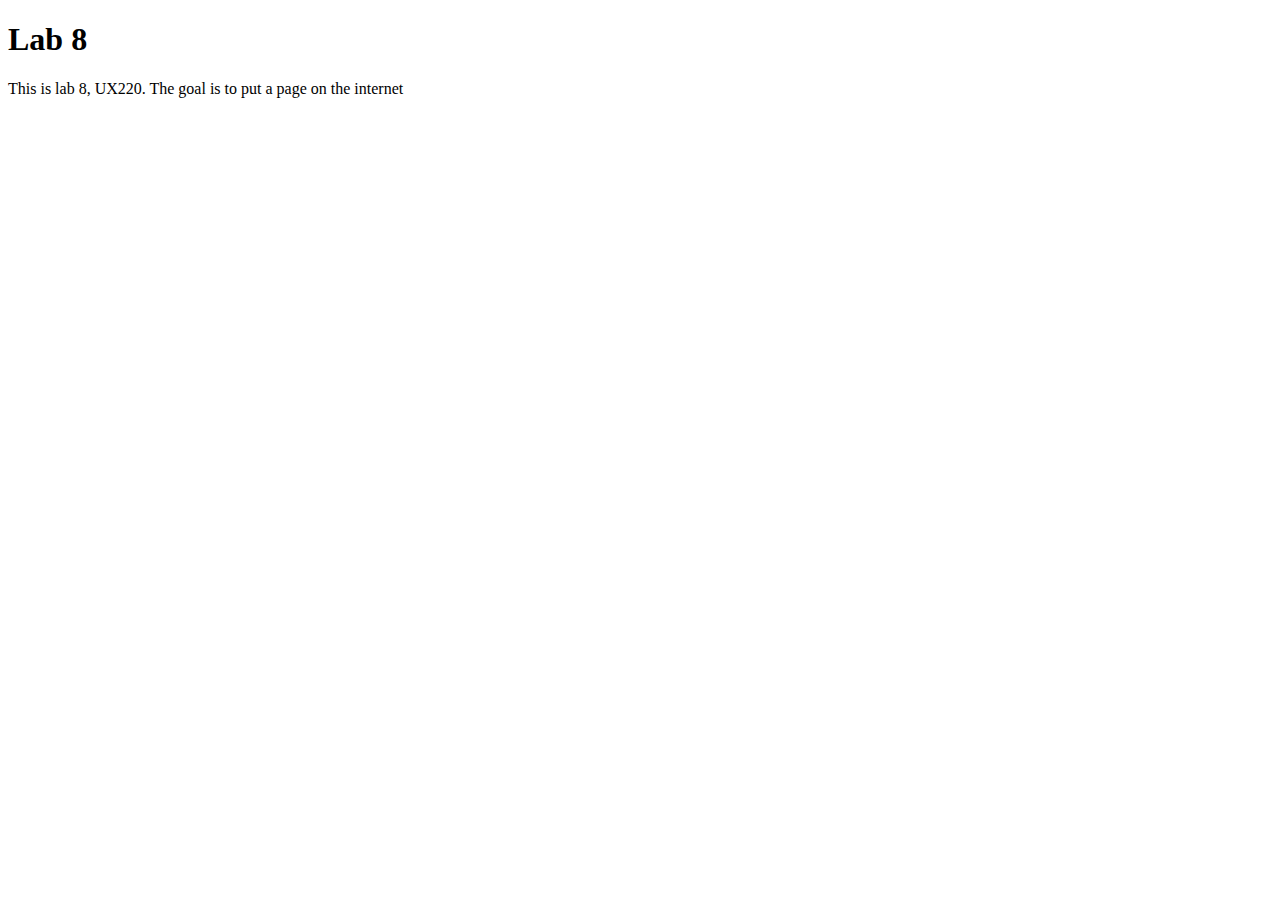
<file: index.html>
<!DOCTYPE html>
<html lang="en">
    <head>
        <title> Lab 8</title>
        <style></style>

    </head>
    <body>
        <main>
            <h1> Lab 8</h1>
            <p> This is lab 8, UX220. The goal is to put a page on the internet</p>
        </main>
        <footer></footer>
    </body>
</html>
</file>
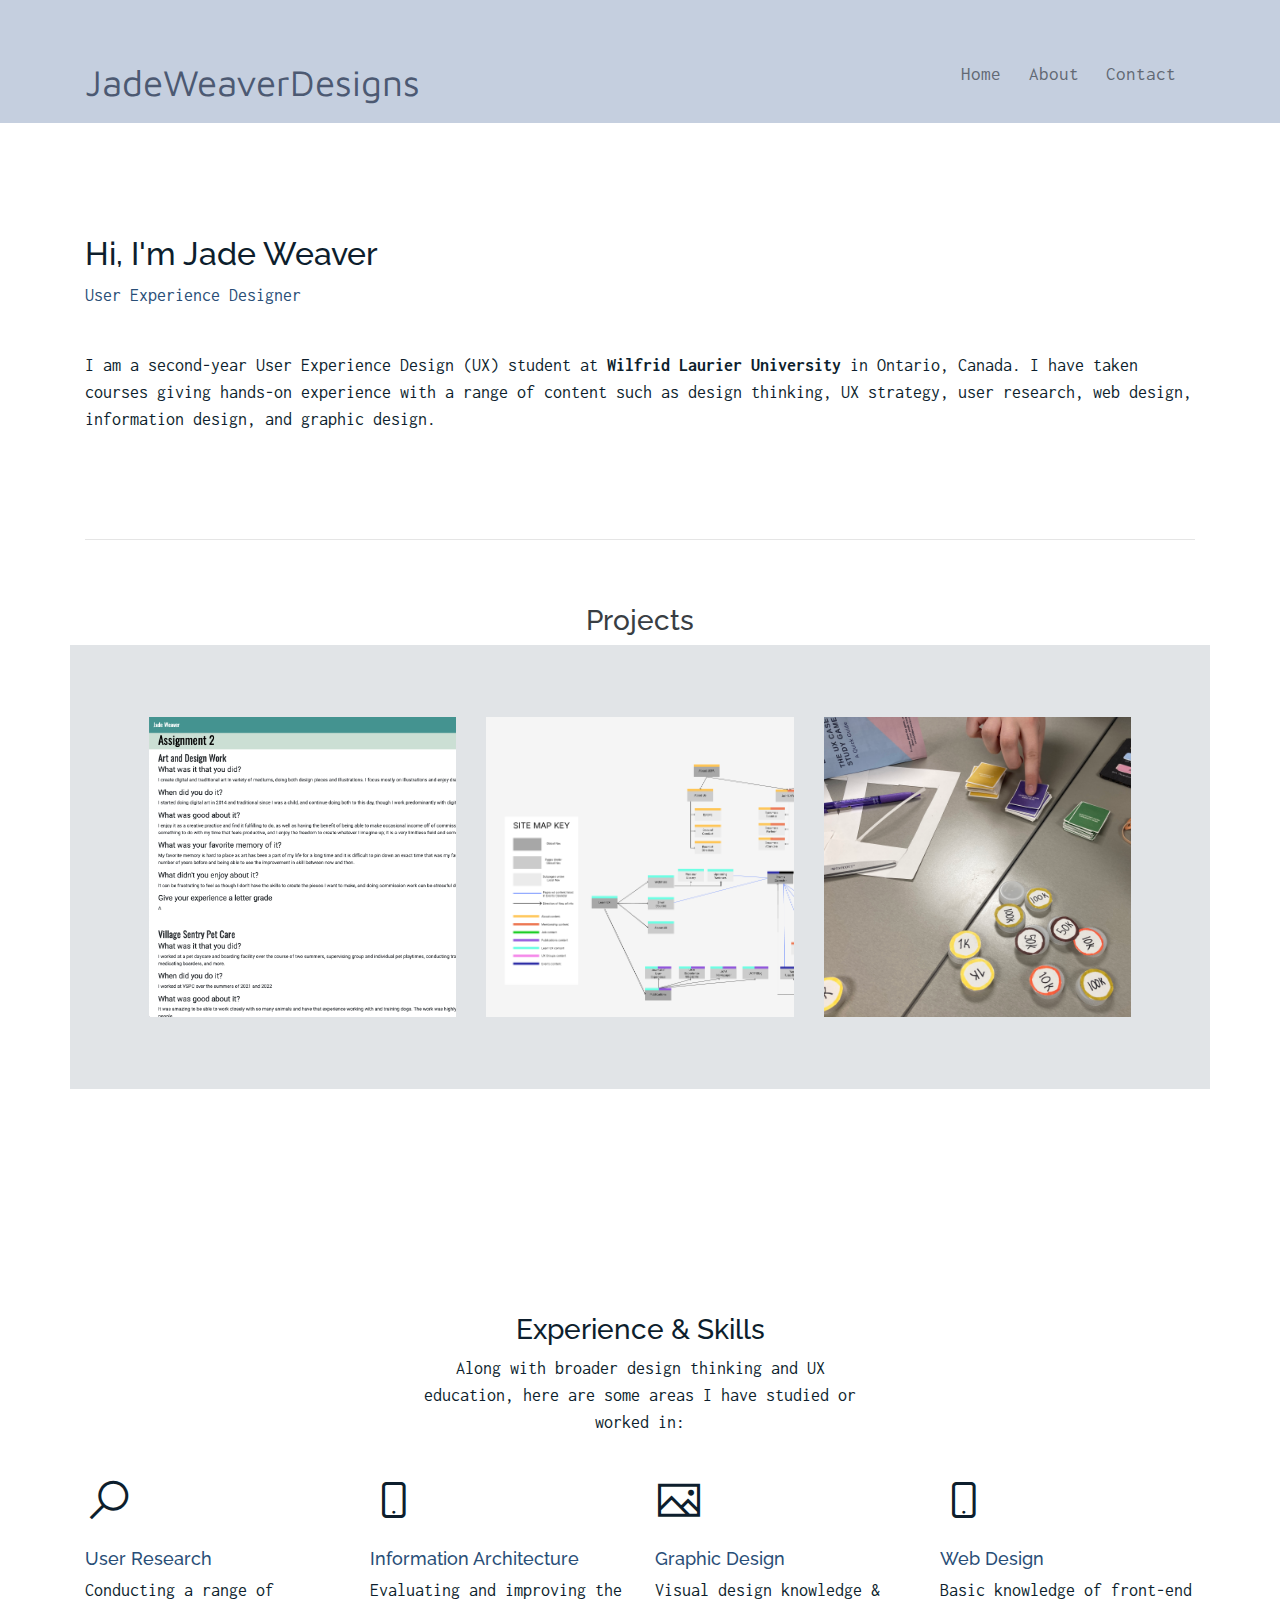
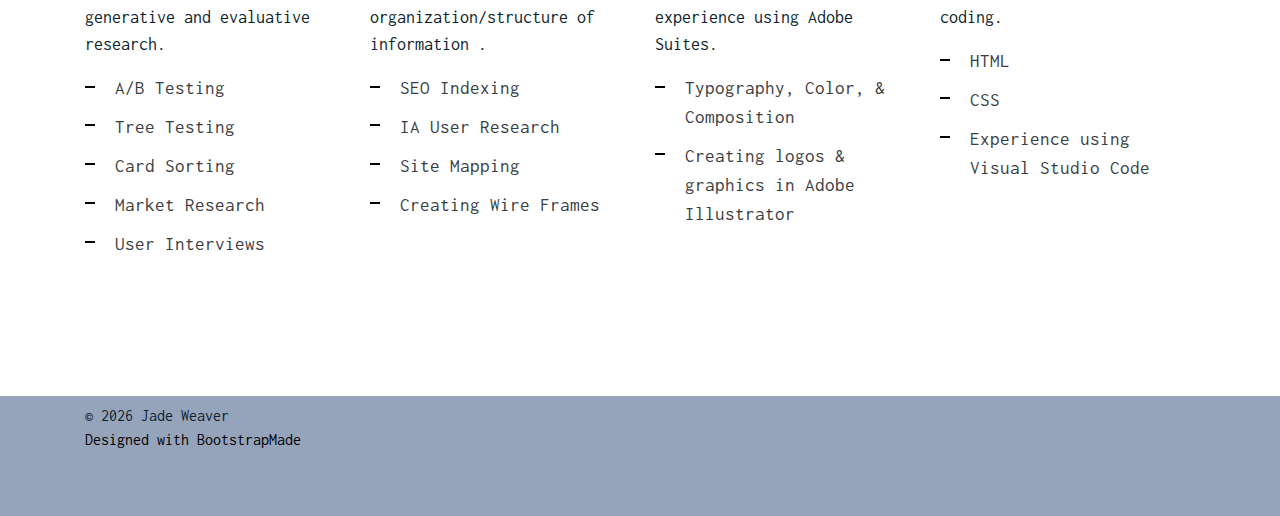
<file: jadeweaver-portfolio/index.html>
<!DOCTYPE html>
<html lang="en">

<head>
  <meta charset="utf-8">
  <title>JadeWeaverDesigns</title>
  <meta content="width=device-width, initial-scale=1.0" name="viewport">

  <!-- Favicons -->
  <link href="img/favicon.png" rel="icon">
  <link href="img/apple-touch-icon.png" rel="apple-touch-icon">

  <!-- Google Fonts -->
  <link href="https://fonts.googleapis.com/css?family=Inconsolata:400,700|Raleway:400,700&display=swap"
    rel="stylesheet">
    <link rel="preconnect" href="https://fonts.googleapis.com"><link rel="preconnect" href="https://fonts.gstatic.com" crossorigin><link href="https://fonts.googleapis.com/css2?family=Maven+Pro:wght@400;500;700&display=swap" rel="stylesheet">

  <!-- Bootstrap CSS File -->
  <link href="vendor/bootstrap/css/bootstrap.min.css" rel="stylesheet">

  <!-- Vendor CSS Files -->
  <link href="vendor/icofont/icofont.min.css" rel="stylesheet">
  <link href="vendor/line-awesome/css/line-awesome.min.css" rel="stylesheet">
  <link href="vendor/aos/aos.css" rel="stylesheet">
  <link href="vendor/owlcarousel/assets/owl.carousel.min.css" rel="stylesheet">

  <!-- Template Main CSS File -->
  <link href="css/style.css" rel="stylesheet">

</head>

<body>
 <header>
    <nav class="navbar navbar-light custom-navbar">
    <div class="container">
      <a class="navbar-brand" href="index.html">JadeWeaverDesigns</a>
      <ul class="custommenu">
        <li class="active"><a href="index.html">Home</a></li>
        <li><a href="about.html">About</a></li>
        <li><a href="contact.html">Contact</a></li>
      </ul>
    </div>
  </nav>
  </header>
  <main id="main">
    <div class="site-section site-portfolio">
      <div class="container">
        <div id="mainfix" class="row mb-5 align-items-center">
          <div class="col-md-12 col-lg-6 mb-4 mb-lg-0"> 
              <h2>Hi, I'm Jade Weaver</h2>
            <p class="accent textsize" class="mb-0">User Experience Designer</p>
          </div>
            <div class="container">
              <div class="textsize">
                  <p id="spacebelow">
                    <br>
                    I am a second-year User Experience Design (UX) student at <strong>Wilfrid Laurier University</strong> in Ontario, Canada. I have taken courses giving hands-on experience with a range of content such as design thinking, UX strategy, user research, web design, information design, and graphic design. </p>
                  <hr>
              </div>
            </div>
        </div>
        <h3 class="h3-head faint-mute">Projects</h3>
        <div id="portfolio-grid" class="row no-gutter">
          <div class="item web col-sm-6 col-md-4 col-lg-4 mb-4">
            <a href="work-double.html" class="item-wrap fancybox">
              <div class="work-info">
                <h3>VSC</h3>
                <span>Web</span>
              </div>
              <img class="img-fluid" src="img/img_three.png" alt="vsc project">
            </a>
          </div>
          <div class="item photography col-sm-6 col-md-4 col-lg-4 mb-4">
            <a href="work-single.html" class="item-wrap fancybox">
              <div class="work-info">
                <h3>UXPA</h3>
                <span>IA</span>
              </div>
              <img class="img-fluid" src="img/sm-one.png" alt="UXPA project">
            </a>
          </div>
          <div class="item branding col-sm-6 col-md-4 col-lg-4 mb-4">
            <a href="work-triple.html" class="item-wrap fancybox">
              <div class="work-info">
                <h3>The Case Study Game</h3>
                <span>Product</span>
              </div>
              <img class="img-fluid" src="img/img_two.JPG" alt="Case Study Game project">
            </a>
          </div>
        </div>
      </div>
    </div>
    <div class="site-section">
      <div class="container">
        <div class="row justify-content-center text-center mb-4">
          <div class="col-5">
            <h3 class="h3 heading">Experience & Skills</h3>
            <p class="textsize">Along with broader design thinking and UX education, here are some areas I have studied or worked in:</p>
          </div>
        </div>
        <div class="row">
          <div class="col-12 col-sm-6 col-md-6 col-lg-3">
            <span class="la la-search la-3x mb-4"></span>
            <h4 class="h4 mb-2 accent textsize">User Research</h4>
            <p class="textsize">Conducting a range of generative and evaluative research.</p>
            <ul class="list-unstyled list-line faint-mute">
              <li>A/B Testing</li>
              <li>Tree Testing</li>
              <li>Card Sorting</li>
              <li>Market Research</li>
              <li>User Interviews</li>
            </ul>
          </div>
          <div class="col-12 col-sm-6 col-md-6 col-lg-3">
            <span class="la la-mobile la-3x mb-4"></span>
            <h4 class="h4 mb-2 accent textsize">Information Architecture</h4>
            <p class="textsize">Evaluating and improving the organization/structure of information .</p>
            <ul class="list-unstyled list-line faint-mute">
              <li>SEO Indexing</li>
              <li>IA User Research</li>
              <li>Site Mapping</li>
              <li>Creating Wire Frames</li>
            </ul>
          </div>
          <div class="col-12 col-sm-6 col-md-6 col-lg-3">
            <span class="la la-image la-3x mb-4"></span>
            <h4 class="h4 mb-2 accent textsize">Graphic Design</h4>
            <p class="textsize">Visual design knowledge & experience using Adobe Suites.</p>
            <ul class="list-unstyled list-line faint-mute">
              <li>Typography, Color, & Composition</li>
              <li>Creating logos & graphics in Adobe Illustrator</li>
            </ul>
          </div>
          <div class="col-12 col-sm-6 col-md-6 col-lg-3">
            <span class="la la-mobile la-3x mb-4"></span>
            <h4 class="h4 mb-2 accent textsize">Web Design</h4>
            <p class="textsize">Basic knowledge of front-end coding.</p>
            <ul class="list-unstyled list-line faint-mute">
              <li>HTML</li> <br>
              <li>CSS</li> <br>
              <li>Experience using Visual Studio Code</li>
            </ul>
          </div>
        </div>
      </div>
    </div>
  </main>
  <footer class="footer" role="contentinfo">
    <div class="container">
      <div class="row">
        <div id="footfix" class="col-sm-6">
          &copy; <span class="currentyear"></span> Jade Weaver
          <script src="https://code.jquery.com/jquery-3.5.1.min.js"></script> 
          <script>
           $(function(){
               sYear = new Date().getFullYear();
               $('.currentyear').text(sYear);
           });
           </script>
          <div class="credits">
            <a href="https://bootstrapmade.com/">Designed with BootstrapMade</a>
            <!--
              Licensing information: https://bootstrapmade.com/license/
              Designed by https://bootstrapmade.com/
            -->
          </div>
        </div>
        <div class="col-sm-6 social text-md-right">
        </div>
      </div>
    </div>
  </footer>

</body>

</html>
</file>
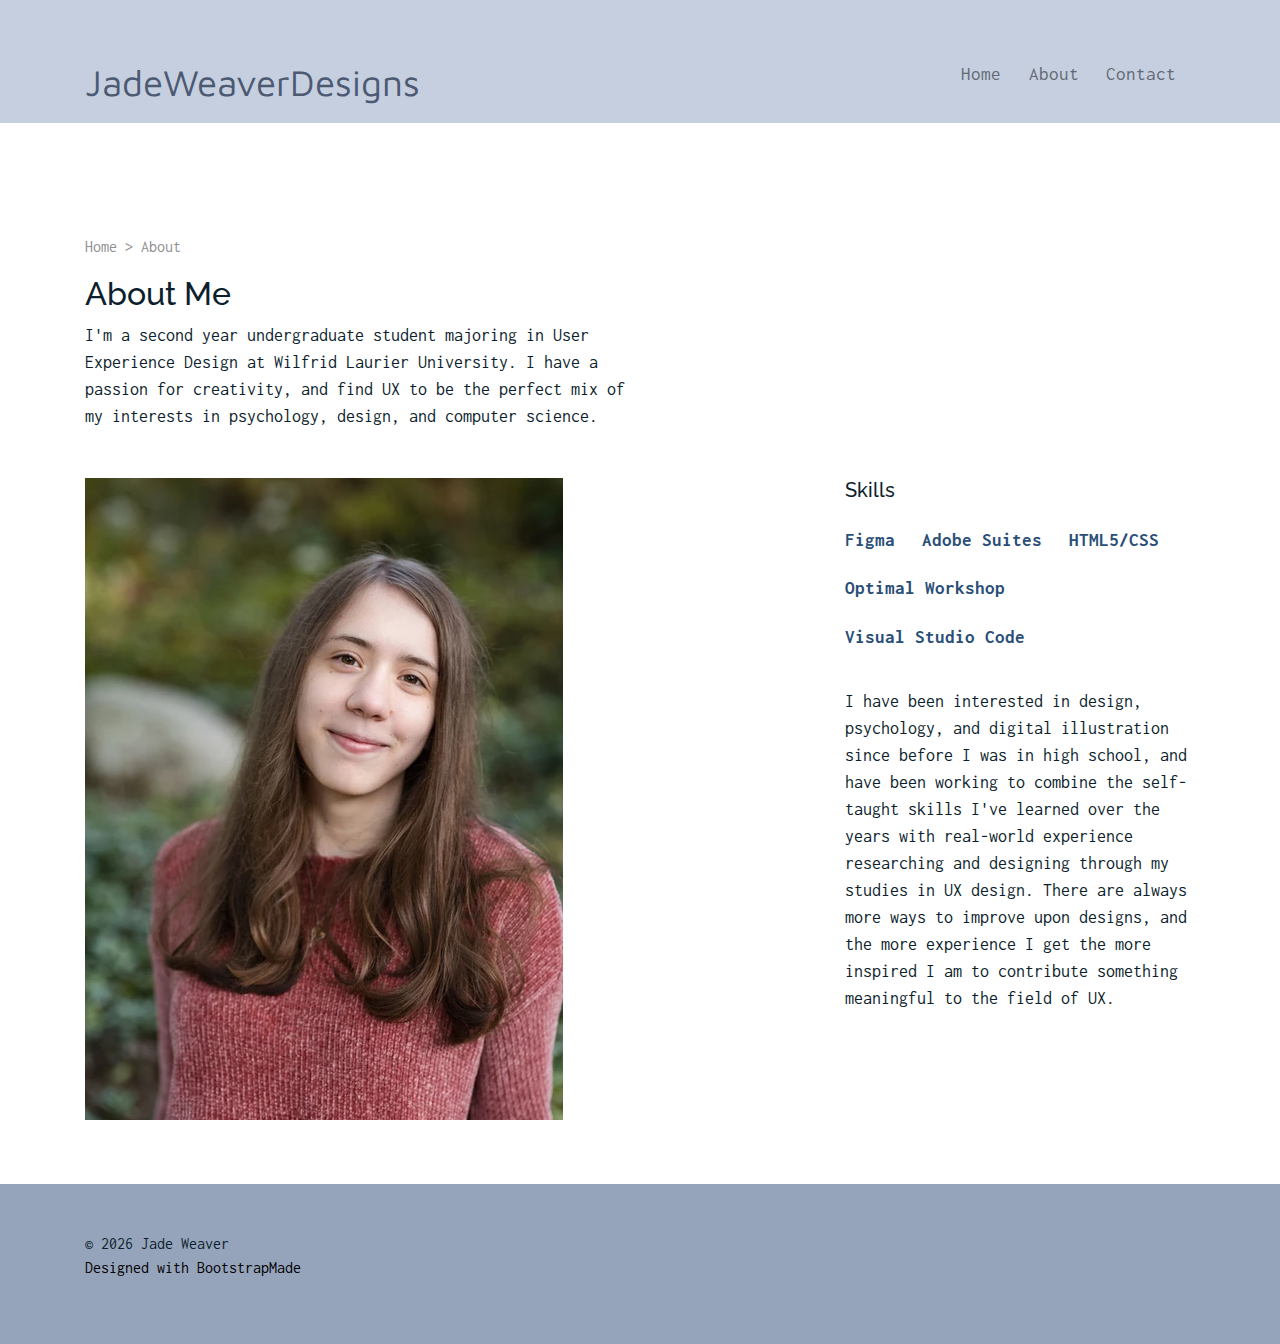
<file: jadeweaver-portfolio/about.html>
<!DOCTYPE html>
<html lang="en">

<head>
  <meta charset="utf-8">
  <title>About - JadeWeaverDesigns</title>
  <meta content="width=device-width, initial-scale=1.0" name="viewport">
  <meta content="" name="keywords">
  <meta content="" name="description">

  <!-- Favicons -->
  <link href="img/favicon.png" rel="icon">
  <link href="img/apple-touch-icon.png" rel="apple-touch-icon">

  <!-- Google Fonts -->
  <link href="https://fonts.googleapis.com/css?family=Inconsolata:400,700|Raleway:400,700&display=swap"
    rel="stylesheet">
    <link rel="preconnect" href="https://fonts.googleapis.com"><link rel="preconnect" href="https://fonts.gstatic.com" crossorigin><link href="https://fonts.googleapis.com/css2?family=Maven+Pro:wght@400;500;700&display=swap" rel="stylesheet">

  <!-- Bootstrap CSS File -->
  <link href="vendor/bootstrap/css/bootstrap.min.css" rel="stylesheet">

  <!-- Vendor CSS Files -->
  <link href="vendor/icofont/icofont.min.css" rel="stylesheet">
  <link href="vendor/line-awesome/css/line-awesome.min.css" rel="stylesheet">
  <link href="vendor/aos/aos.css" rel="stylesheet">
  <link href="vendor/owlcarousel/assets/owl.carousel.min.css" rel="stylesheet">

  <!-- Template Main CSS File -->
  <link href="css/style.css" rel="stylesheet">
</head>

<body>
  <header>
    <nav class="navbar navbar-light custom-navbar">
    <div class="container">
      <a class="navbar-brand" href="index.html">JadeWeaverDesigns</a>
      <ul class="custommenu">
        <li class="active"><a href="index.html">Home</a></li>
        <li><a href="about.html">About</a></li>
        <li><a href="contact.html">Contact</a></li>
      </ul>
    </div>
  </nav>
  </header>

  <main id="main">
    
    <div class="site-section pb-0 site-portfolio">
      <div class="container">
        <div class="breadcrumbs">
          <p> Home > About </p>
        </div>
        <div class="row mb-5 align-items-end">
          <div class="col-md-6">

            <h2>About Me</h2>
            <p class="mb-0 textsize">I'm a second year undergraduate student majoring in User Experience Design at Wilfrid Laurier University. I have a passion for creativity, and find UX to be the perfect mix of my interests in psychology, design, and computer science.</p>
          </div>

        </div>


        <div class="row">
          <div class="col-md-4 ml-auto order-2">
            <h3 class="h3 mb-4">Skills</h3>
            <ul class="list-unstyled accent">
              <li class="mb-3">
                <div class="d-flex mb-1">
                  <strong>Figma</strong>
                </div>
              </li>
              <li class="mb-3">
                <div class="d-flex mb-1">
                  <strong>Adobe Suites</strong>
                </div>
              </li>
              <li class="mb-3">
                <div class="d-flex mb-1">
                  <strong>HTML5/CSS</strong>
                </div>
              </li>
              <li class="mb-3">
                <div class="d-flex mb-1">
                  <strong>Optimal Workshop</strong>
                </div>
              </li>
              <li class="mb-3">
                <div class="d-flex mb-1">
                  <strong>Visual Studio Code</strong>
                </div>
              </li>
            </ul>
            <p class="textsize">I have been interested in design, psychology, and digital illustration since before I was in high school, and have been working to combine the self-taught skills I've learned over the years with real-world experience researching and designing through my studies in UX design. There are always more ways to improve upon designs, and the more experience I get the more inspired I am to contribute something meaningful to the field of UX.</p>
          </div>

          <div class="col-md-7 mb-5 mb-md-0">
            <p><img src="img/port-one.png" class="img-port" alt="Image"></p>
          </div>

        </div>

      </div>
    </div>

  </main>
  <footer class="footer mt-5 pt-5" role="contentinfo">
    <div class="container">
      <div class="row">
        <div class="col-sm-6">
          &copy; <span class="currentyear"></span> Jade Weaver
          <script src="https://code.jquery.com/jquery-3.5.1.min.js"></script> 
          <script>
           $(function(){
               sYear = new Date().getFullYear();
               $('.currentyear').text(sYear);
           });
           </script>
          <div class="credits">
            <a href="https://bootstrapmade.com/">Designed with BootstrapMade</a>
            <!--
              Licensing information: https://bootstrapmade.com/license/
              Designed by https://bootstrapmade.com/
            -->
          </div>
        </div>
        <div class="col-sm-6 social text-md-right">
        </div>
      </div>
    </div>
  </footer>

  <!-- Vendor JS Files -->
  <script src="vendor/jquery/jquery.min.js"></script>
  <script src="vendor/jquery/jquery-migrate.min.js"></script>
  <script src="vendor/bootstrap/js/bootstrap.min.js"></script>
  <script src="vendor/easing/easing.min.js"></script>
  <script src="vendor/php-email-form/validate.js"></script>
  <script src="vendor/isotope/isotope.pkgd.min.js"></script>
  <script src="vendor/aos/aos.js"></script>
  <script src="vendor/owlcarousel/owl.carousel.min.js"></script>

  <!-- Template Main JS File -->
  <script src="js/main.js"></script>

</body>

</html>
</file>
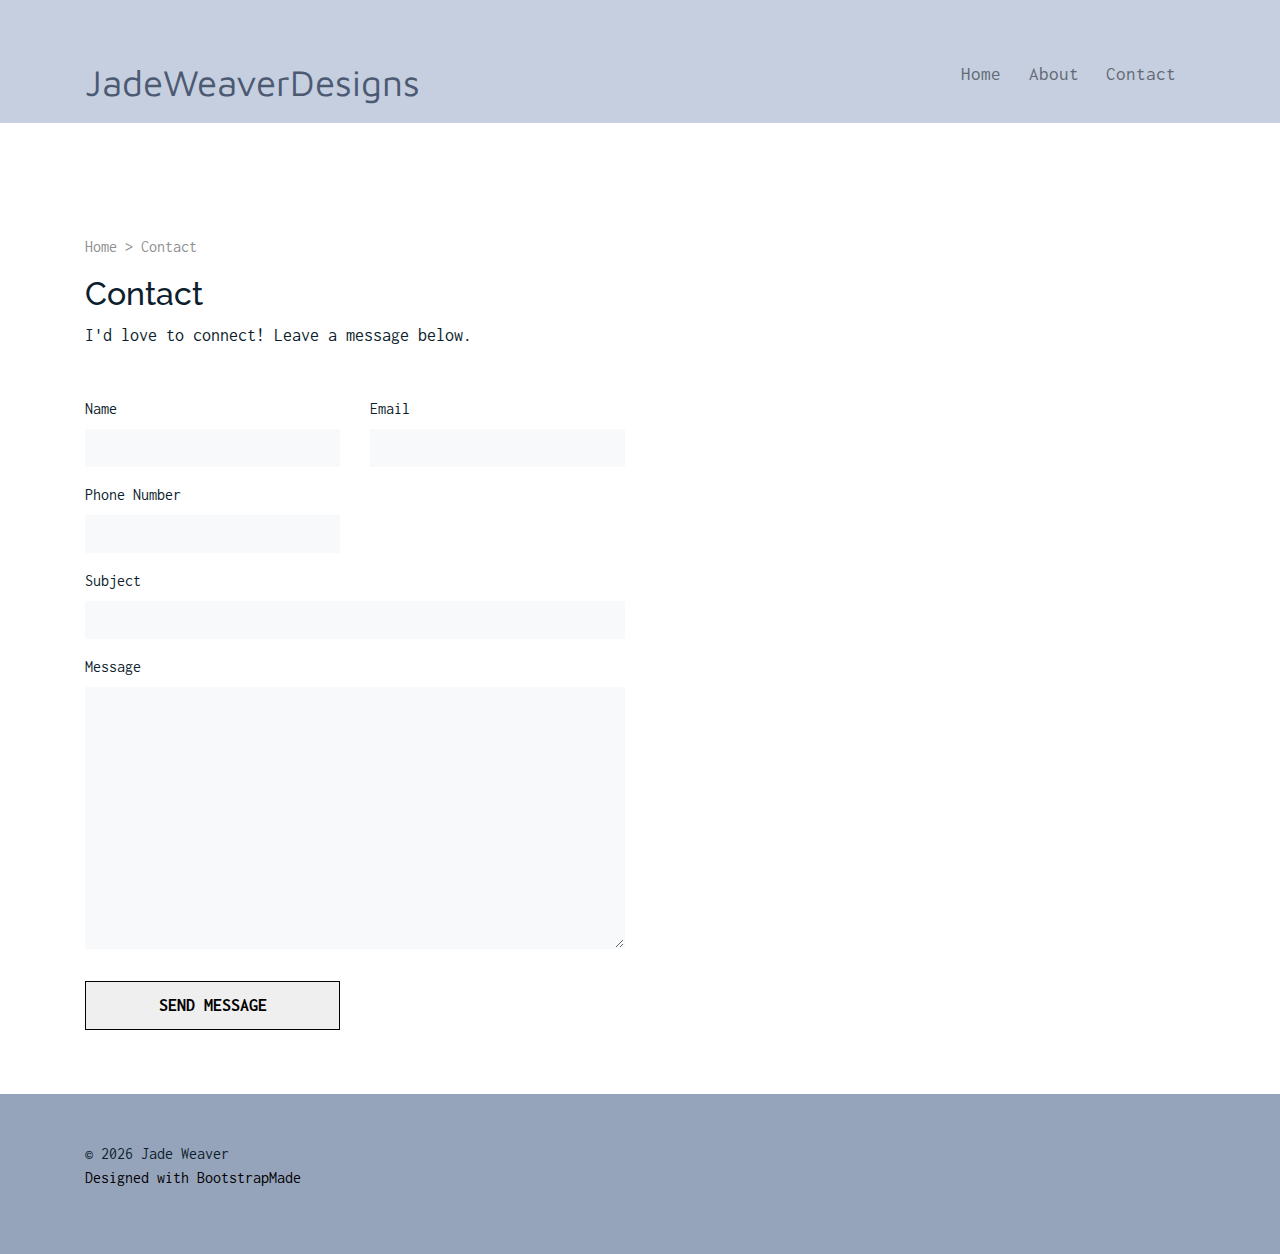
<file: jadeweaver-portfolio/contact.html>
<!DOCTYPE html>
<html lang="en">

<head>
  <meta charset="utf-8">
  <title>Contact - JadeWeaverDesigns</title>
  <meta content="width=device-width, initial-scale=1.0" name="viewport">

  <!-- Favicons -->
  <link href="img/favicon.png" rel="icon">
  <link href="img/apple-touch-icon.png" rel="apple-touch-icon">

  <!-- Google Fonts -->
  <link href="https://fonts.googleapis.com/css?family=Inconsolata:400,700|Raleway:400,700&display=swap"
    rel="stylesheet">
    <link rel="preconnect" href="https://fonts.googleapis.com"><link rel="preconnect" href="https://fonts.gstatic.com" crossorigin><link href="https://fonts.googleapis.com/css2?family=Maven+Pro:wght@400;500;700&display=swap" rel="stylesheet">

  <!-- Bootstrap CSS File -->
  <link href="vendor/bootstrap/css/bootstrap.min.css" rel="stylesheet">

  <!-- Vendor CSS Files -->
  <link href="vendor/icofont/icofont.min.css" rel="stylesheet">
  <link href="vendor/line-awesome/css/line-awesome.min.css" rel="stylesheet">
  <link href="vendor/aos/aos.css" rel="stylesheet">
  <link href="vendor/owlcarousel/assets/owl.carousel.min.css" rel="stylesheet">

  <!-- Template Main CSS File -->
  <link href="css/style.css" rel="stylesheet">

</head>

<body>
   <header>
    <nav class="navbar navbar-light custom-navbar">
    <div class="container">
      <a class="navbar-brand" href="index.html">JadeWeaverDesigns</a>
      <ul class="custommenu">
        <li class="active"><a href="index.html">Home</a></li>
        <li><a href="about.html">About</a></li>
        <li><a href="contact.html">Contact</a></li>
      </ul>
    </div>
  </nav>
  </header>

  <main id="main">
    <div class="site-section pb-0 site-portfolio">
      <div class="container">
        <div class="breadcrumbs">
          <p> Home > Contact </p>
        </div>
        <div class="row mb-5 align-items-end">
          <div class="col-md-6">
            <h2>Contact</h2>
            <p class="mb-0 textsize"> I'd love to connect! Leave a message below.
            </p>
          </div>
        </div>
        <div class="row">
          <div class="col-md-6 mb-5 mb-md-0">
            
            <form action="forms/contact.php" method="post" role="form" class="php-email-form">
              <div class="row">
                <div class="col-md-6 form-group">
                  <label for="name">Name</label>
                  <input type="text" name="name" class="form-control" id="name" data-rule="minlen:3" data-msg="Please enter at least 3 chars" required/>
                  <div class="validate"></div>
                </div>
                <div class="col-md-6 form-group">
                  <label for="name">Email</label>
                  <input type="email" class="form-control" name="email" id="email" data-rule="email" data-msg="Please enter a valid email"required/>
                  <div class="validate"></div>
                </div>
                <div class="col-md-6 form-group">
                  <label for="name">Phone Number</label>
                  <input type="tel" class="form-control" name="phone" id="phone" data-rule="tel" data-msg="Please enter a valid phone number"/>
                  <div class="validate"></div>
                </div>
                <div class="col-md-12 form-group">
                  <label for="name">Subject</label>
                  <input type="text" class="form-control" name="subject" id="subject" data-rule="minlen:4" />
                  <div class="validate"></div>
                </div>
                <div class="col-md-12 form-group">
                  <label for="name">Message</label>
                  <textarea id="message" class="form-control" name="message" cols="30" rows="10" data-rule="required" data-msg="Please write something for us" ></textarea>
                  <div class="validate"></div>
                </div>
                <div class="col-md-12 mb-3">
                  <div class="error-message"></div>
                  <div class="loading">Your message has been sent. Thank you!</div>
                </div>
                <div class="col-md-6 form-group">
                  <input type="submit" id="buttontext" class="readmore d-block w-100" value="Send Message">
                </div>
              </div>
            </form>
          </div>
        </div>
      </div>
    </div>
  </main>

  <footer class="footer mt-5 pt-5" role="contentinfo">
    <div class="container">
      <div class="row">
        <div class="col-sm-6">
          &copy; <span class="currentyear"></span> Jade Weaver
          <script src="https://code.jquery.com/jquery-3.5.1.min.js"></script> 
          <script>
           $(function(){
               sYear = new Date().getFullYear();
               $('.currentyear').text(sYear);
           });
           </script>
          <div class="credits">
            <a href="https://bootstrapmade.com/">Designed with BootstrapMade</a>
            <!--
              Licensing information: https://bootstrapmade.com/license/
              Designed by https://bootstrapmade.com/
            -->
          </div>
        </div>
        <div class="col-sm-6 social text-md-right">
        </div>
      </div>
    </div>
  </footer>

  <!-- Vendor JS Files -->
  <script src="vendor/jquery/jquery.min.js"></script>
  <script src="vendor/jquery/jquery-migrate.min.js"></script>
  <script src="vendor/bootstrap/js/bootstrap.min.js"></script>
  <script src="vendor/easing/easing.min.js"></script>
  <script src="vendor/php-email-form/validate.js"></script>
  <script src="vendor/isotope/isotope.pkgd.min.js"></script>
  <script src="vendor/aos/aos.js"></script>
  <script src="vendor/owlcarousel/owl.carousel.min.js"></script>

  <!-- Template Main JS File -->
  <script src="js/main.js"></script>

</body>

</html>
</file>
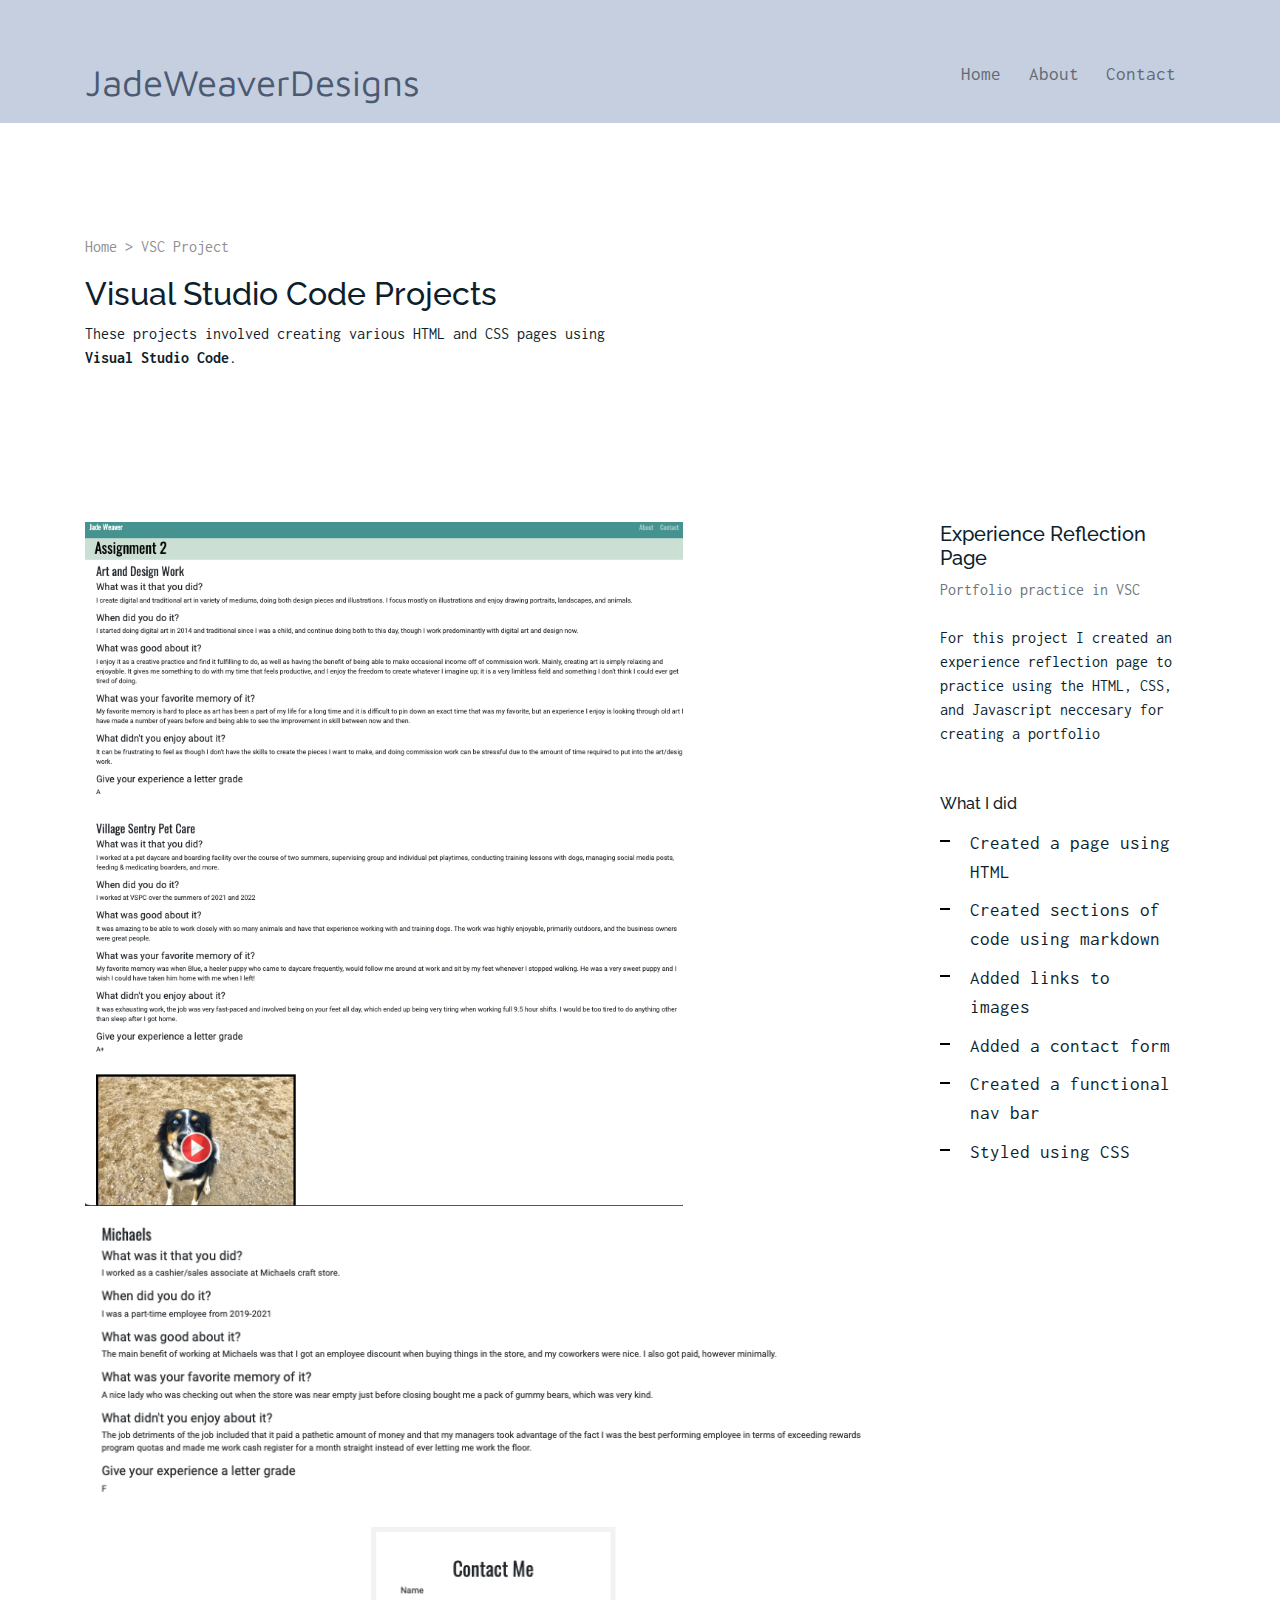
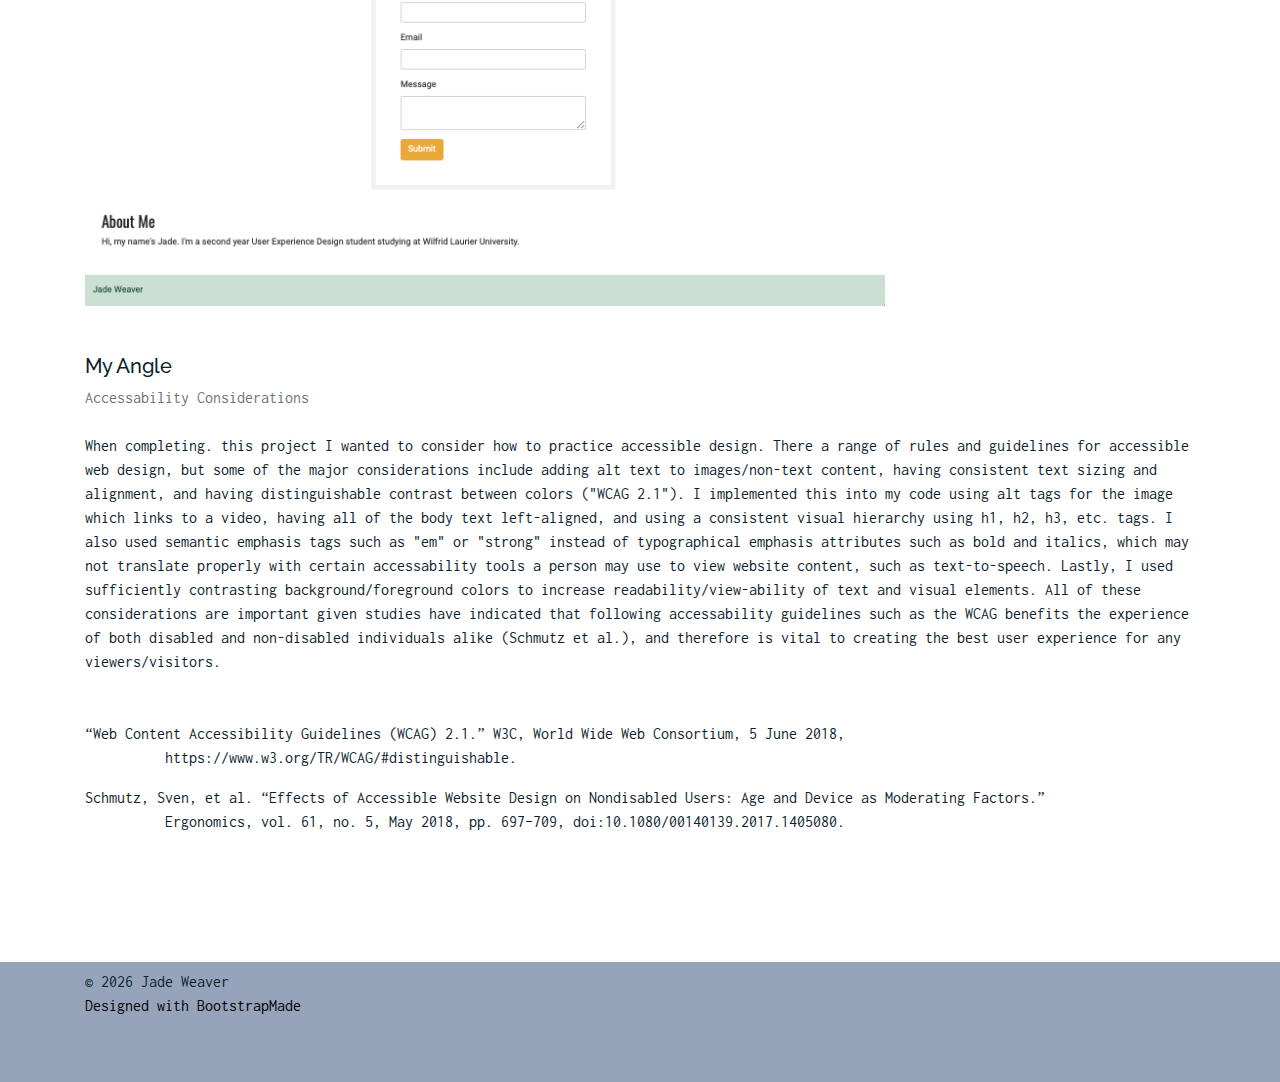
<file: jadeweaver-portfolio/work-double.html>
<!DOCTYPE html>
<html lang="en">

<head>
  <meta charset="utf-8">
  <title>UXPA - JadeWeaverDesigns</title>
  <meta content="width=device-width, initial-scale=1.0" name="viewport">

  <!-- Favicons -->
  <link href="img/favicon.png" rel="icon">
  <link href="img/apple-touch-icon.png" rel="apple-touch-icon">

  <!-- Google Fonts -->
  <link href="https://fonts.googleapis.com/css?family=Inconsolata:400,700|Raleway:400,700&display=swap"
    rel="stylesheet">
    <link rel="preconnect" href="https://fonts.googleapis.com"><link rel="preconnect" href="https://fonts.gstatic.com" crossorigin><link href="https://fonts.googleapis.com/css2?family=Maven+Pro:wght@400;500;700&display=swap" rel="stylesheet">

  <!-- Bootstrap CSS File -->
  <link href="vendor/bootstrap/css/bootstrap.min.css" rel="stylesheet">

  <!-- Vendor CSS Files -->
  <link href="vendor/icofont/icofont.min.css" rel="stylesheet">
  <link href="vendor/line-awesome/css/line-awesome.min.css" rel="stylesheet">
  <link href="vendor/aos/aos.css" rel="stylesheet">
  <link href="vendor/owlcarousel/assets/owl.carousel.min.css" rel="stylesheet">

  <!-- Template Main CSS File -->
  <link href="css/style.css" rel="stylesheet">

</head>

<body>
 <header>
    <nav class="navbar navbar-light custom-navbar">
    <div class="container">
      <a class="navbar-brand" href="index.html">JadeWeaverDesigns</a>
      <ul class="custommenu">
        <li class="active"><a href="index.html">Home</a></li>
        <li><a href="about.html">About</a></li>
        <li><a href="contact.html">Contact</a></li>
      </ul>
    </div>
  </nav>
  </header>
  <main id="main">
    <div class="site-section">
      <div class="container">
         <div class="breadcrumbs">
      <p> Home > VSC Project </p>
    </div>
        <div class="row mb-4 align-items-center">
          <div class="col-md-6">

            <h2>Visual Studio Code Projects</h2>
            <p>These projects involved creating various HTML and CSS pages using <strong>Visual Studio Code</strong>.</p>
          </div>
        </div>
      </div>

      <div class="site-section pb-0">
        <div class="container">
          <div class="row align-items-stretch">
            <div class="col-md-8">
              <img src="img/A2-one.png" alt="Image" class="img-crop">
              <img src="img/A2-two.png" alt="Image" class="img-crop">
            </div>
            <div class="col-md-3 ml-auto">
              <div>
                <h3 class="h3">Experience Reflection Page</h3>
                <p class="mb-4"><span class="text-muted">Portfolio practice in VSC</span></p>

                <div class="mb-5">
                  <p>For this project I created an experience reflection page to practice using the HTML, CSS, and Javascript neccesary for creating a portfolio</p>

                </div>
                <h4 class="h4 mb-3">What I did</h4>
                <ul class="list-unstyled list-line mb-5">
                  <li>Created a page using HTML</li>
                  <li>Created sections of code using markdown</li>
                  <li>Added links to images</li>
                  <li>Added a contact form</li>
                  <li>Created a functional <br> nav bar</li>
                  <li>Styled using CSS </li>
                </ul>
              </div>
            </div>
          </div>
          <div class="space-above">
            <h3 class="h3">My Angle</h3>
            <p class="mb-4"><span class="text-muted">Accessability Considerations</span></p>
            <div class="mb-5">
              <p>When completing. this project I wanted to consider how to practice accessible design. There a range of rules and guidelines for accessible web design, but some of the major considerations include adding alt text to images/non-text content, having consistent text sizing and alignment, and having distinguishable contrast between colors ("WCAG 2.1"). I implemented this into my code using alt tags for the image which links to a video, having all of the body text left-aligned, and using a consistent visual hierarchy using h1, h2, h3, etc. tags. I also used semantic emphasis tags such as "em" or "strong" instead of typographical emphasis attributes such as bold and italics, which may not translate properly with certain accessability tools a person may use to view website content, such as text-to-speech. Lastly, I used sufficiently contrasting background/foreground colors to increase readability/view-ability of text and visual elements. All of these considerations are important given studies have indicated that following accessability guidelines such as the WCAG benefits the experience of both disabled and non-disabled individuals alike (Schmutz et al.), and therefore is vital to creating the best user experience for any viewers/visitors. </p>

            </div>
          </div>
          <p> “Web Content Accessibility Guidelines (WCAG) 2.1.” W3C, World Wide Web Consortium, 5 June 2018, <span class="indent">https://www.w3.org/TR/WCAG/#distinguishable.</span>  
          </p>
          <p>
            Schmutz, Sven, et al. “Effects of Accessible Website Design on Nondisabled Users: Age and Device as Moderating Factors.” <span class="indent">Ergonomics, vol. 61, no. 5, May 2018, pp. 697–709, doi:10.1080/00140139.2017.1405080.</span>
          </p>
        </div>
      </div>

  </main>
  
  <footer class="footer" role="contentinfo">
    <div class="container">
      <div class="row">
        <div id="footfix" class="col-sm-6">
          &copy; <span class="currentyear"></span> Jade Weaver
          <script src="https://code.jquery.com/jquery-3.5.1.min.js"></script> 
          <script>
           $(function(){
               sYear = new Date().getFullYear();
               $('.currentyear').text(sYear);
           });
           </script>
          <div class="credits">
            <a href="https://bootstrapmade.com/">Designed with BootstrapMade</a>
            <!--
              Licensing information: https://bootstrapmade.com/license/
              Designed by https://bootstrapmade.com/
            -->
          </div>
        </div>
        <div class="col-sm-6 social text-md-right">
        </div>
      </div>
    </div>
  </footer>

  <!-- Vendor JS Files -->
  <script src="vendor/jquery/jquery.min.js"></script>
  <script src="vendor/jquery/jquery-migrate.min.js"></script>
  <script src="vendor/bootstrap/js/bootstrap.min.js"></script>
  <script src="vendor/easing/easing.min.js"></script>
  <script src="vendor/php-email-form/validate.js"></script>
  <script src="vendor/isotope/isotope.pkgd.min.js"></script>
  <script src="vendor/aos/aos.js"></script>
  <script src="vendor/owlcarousel/owl.carousel.min.js"></script>

  <!-- Template Main JS File -->
  <script src="js/main.js"></script>

</body>

</html>
</file>
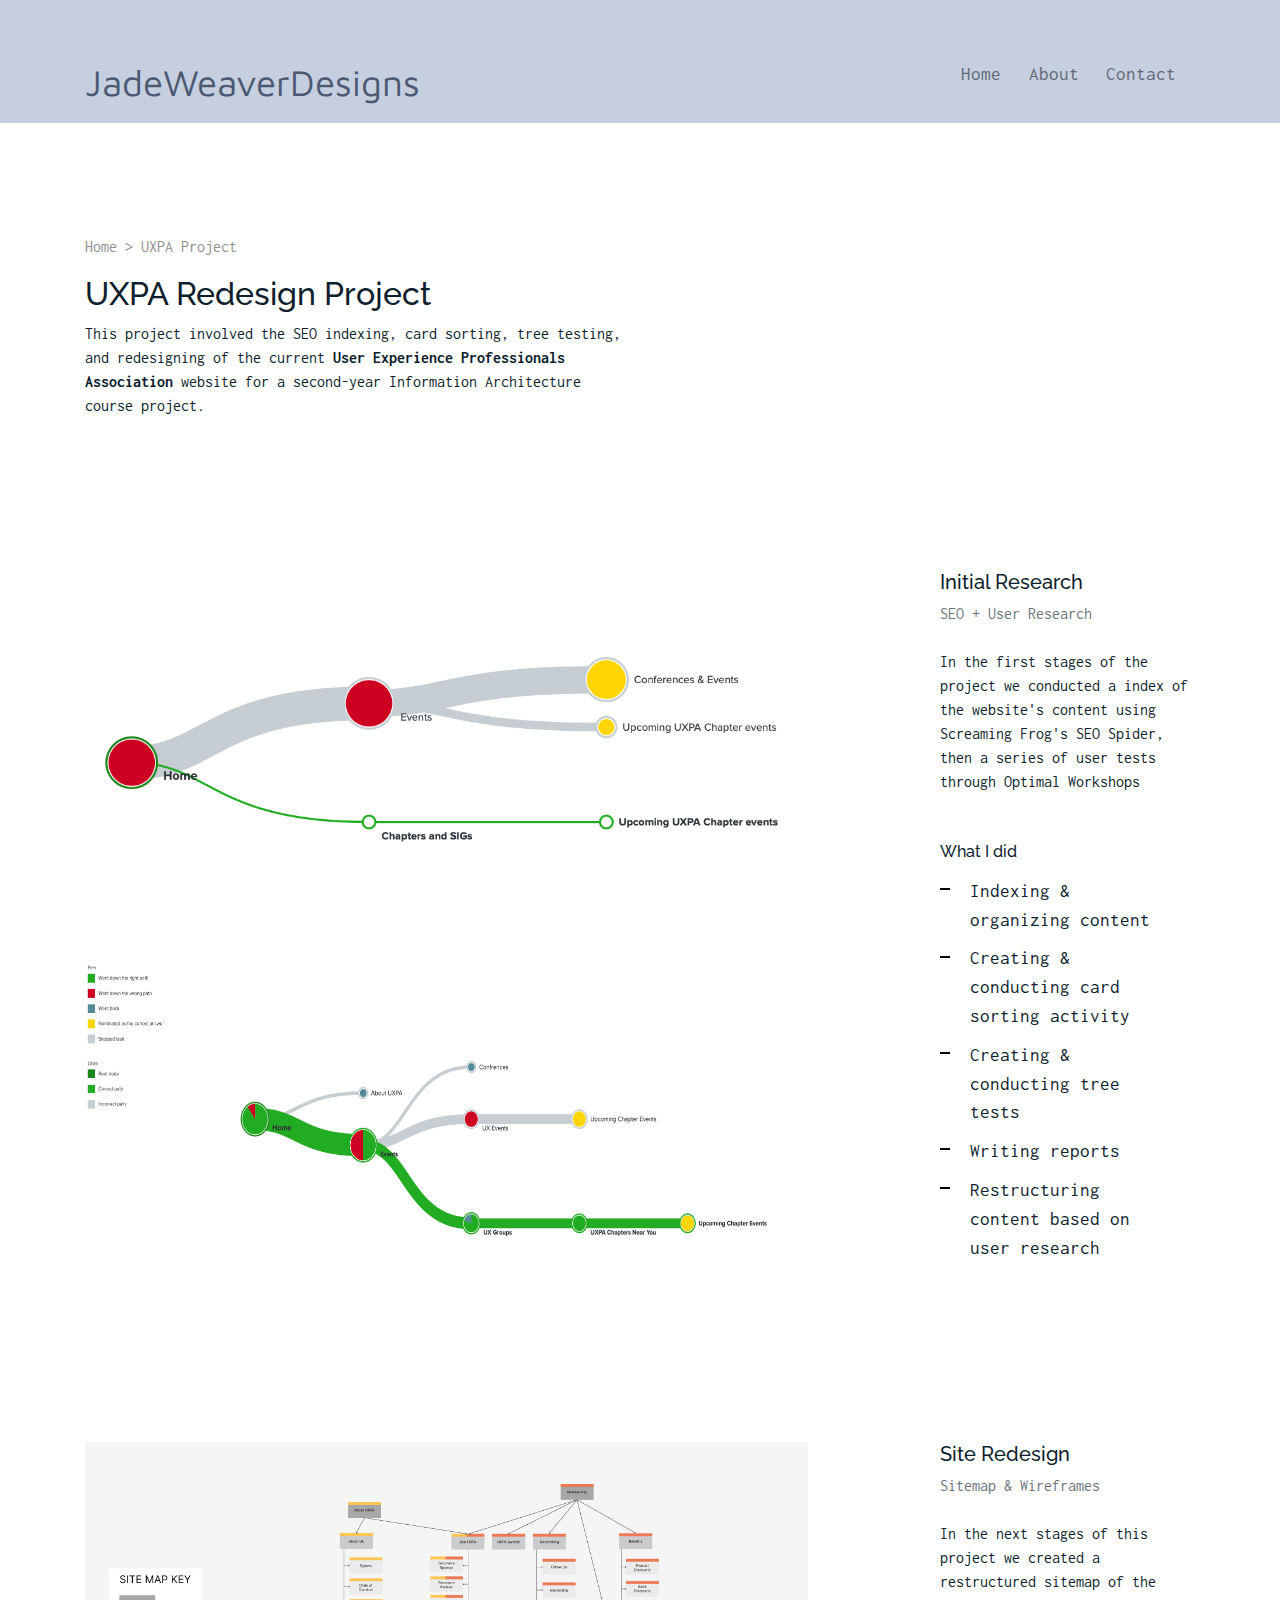
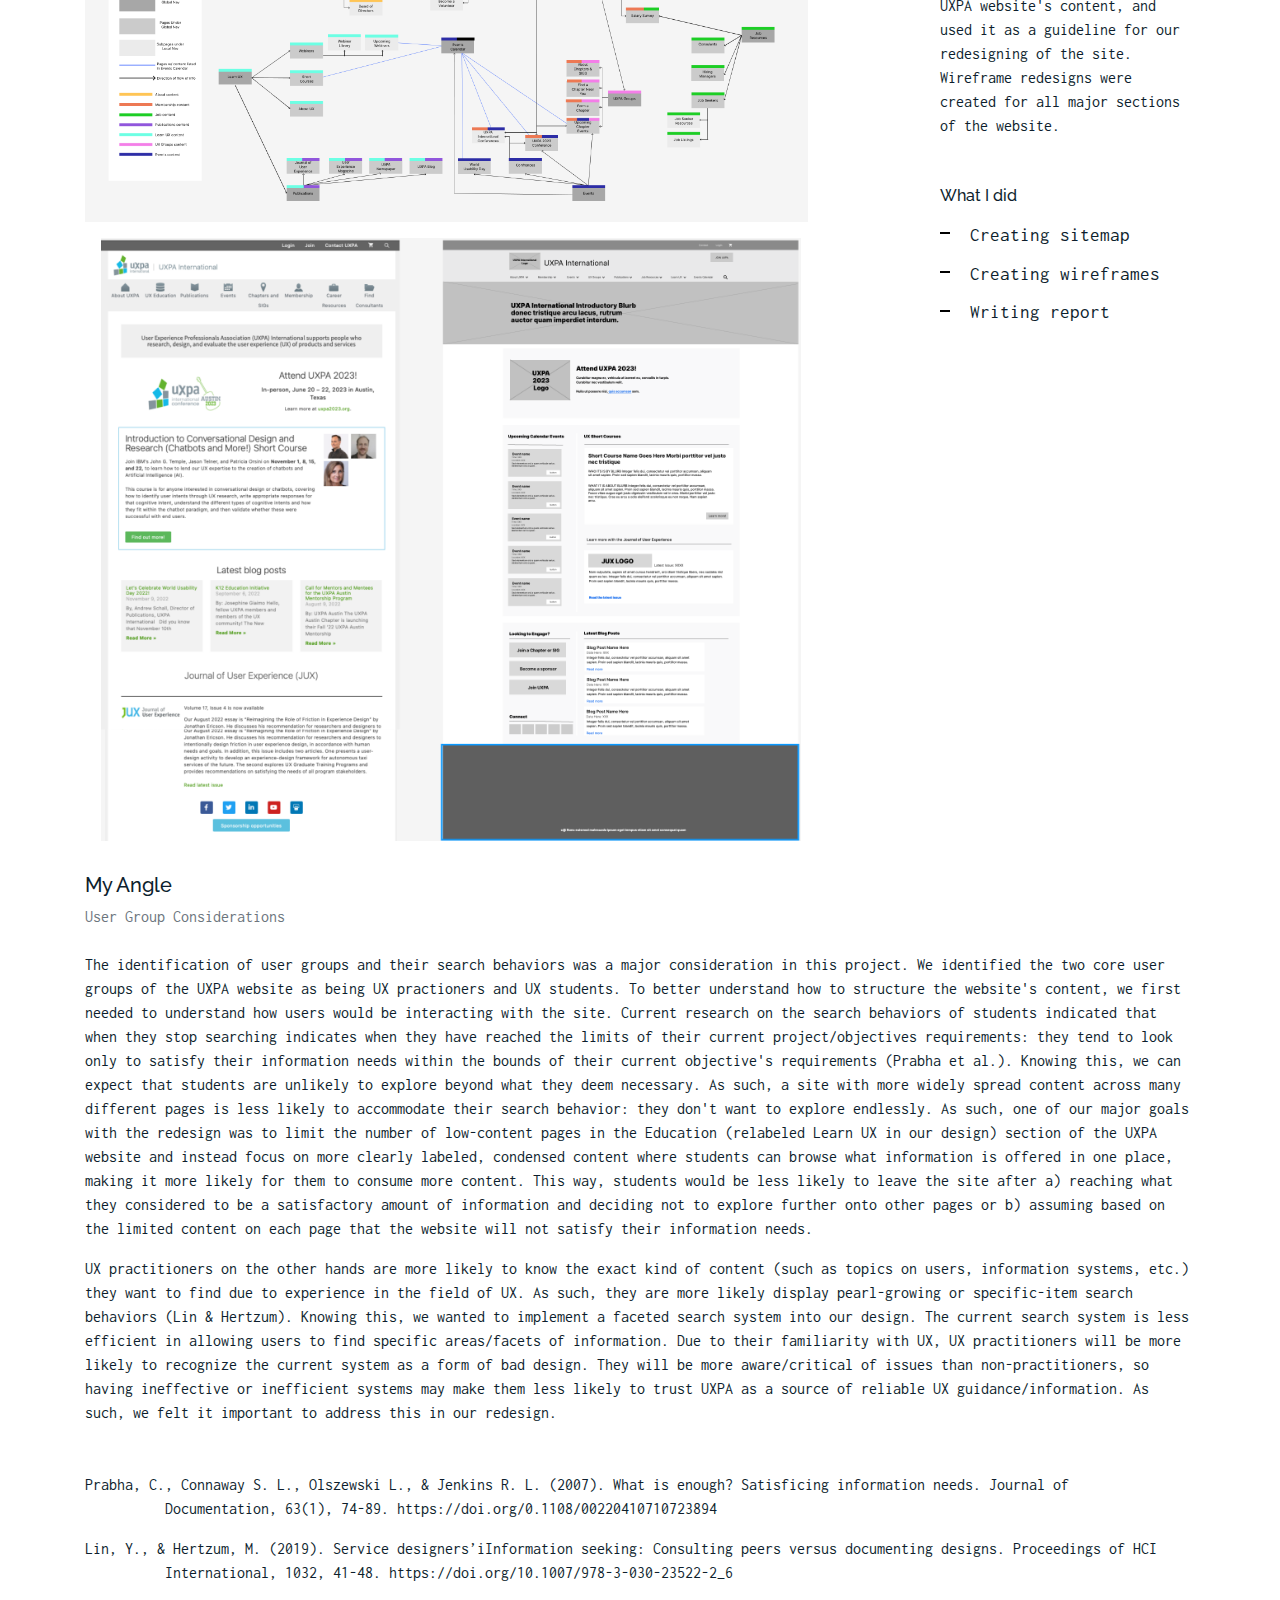
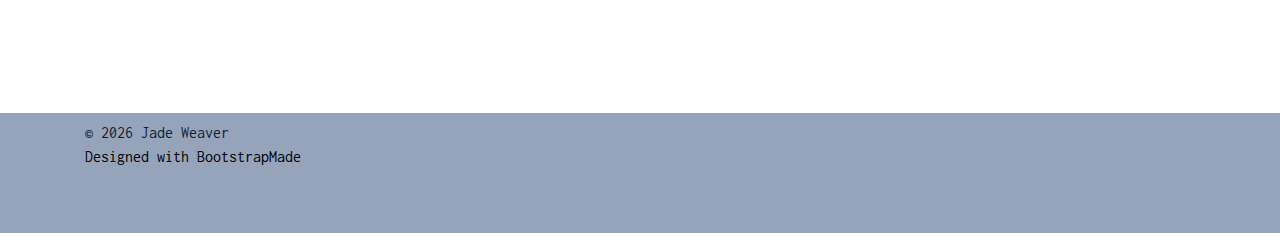
<file: jadeweaver-portfolio/work-single.html>
<!DOCTYPE html>
<html lang="en">

<head>
  <meta charset="utf-8">
  <title>UXPA - JadeWeaverDesigns</title>
  <meta content="width=device-width, initial-scale=1.0" name="viewport">

  <!-- Favicons -->
  <link href="img/favicon.png" rel="icon">
  <link href="img/apple-touch-icon.png" rel="apple-touch-icon">

  <!-- Google Fonts -->
  <link href="https://fonts.googleapis.com/css?family=Inconsolata:400,700|Raleway:400,700&display=swap"
    rel="stylesheet">
    <link rel="preconnect" href="https://fonts.googleapis.com"><link rel="preconnect" href="https://fonts.gstatic.com" crossorigin><link href="https://fonts.googleapis.com/css2?family=Maven+Pro:wght@400;500;700&display=swap" rel="stylesheet">

  <!-- Bootstrap CSS File -->
  <link href="vendor/bootstrap/css/bootstrap.min.css" rel="stylesheet">

  <!-- Vendor CSS Files -->
  <link href="vendor/icofont/icofont.min.css" rel="stylesheet">
  <link href="vendor/line-awesome/css/line-awesome.min.css" rel="stylesheet">
  <link href="vendor/aos/aos.css" rel="stylesheet">
  <link href="vendor/owlcarousel/assets/owl.carousel.min.css" rel="stylesheet">

  <!-- Template Main CSS File -->
  <link href="css/style.css" rel="stylesheet">
</head>

<body>
   <header>
    <nav class="navbar navbar-light custom-navbar">
    <div class="container">
      <a class="navbar-brand" href="index.html">JadeWeaverDesigns</a>
      <ul class="custommenu">
        <li class="active"><a href="index.html">Home</a></li>
        <li><a href="about.html">About</a></li>
        <li><a href="contact.html">Contact</a></li>
      </ul>
    </div>
  </nav>
  </header>
  <main id="main">
    
    <div class="site-section">
      <div class="container">
        <div class="breadcrumbs">
        <p> Home > UXPA Project </p>
      </div>
        <div class="row mb-4 align-items-center">
          <div class="col-md-6">
            <h2>UXPA Redesign Project</h2>
            <p>This project involved the SEO indexing, card sorting, tree testing, and redesigning of the current <strong>User Experience Professionals Association</strong> website for a second-year Information Architecture course project.</p>
          </div>
        </div>
      </div>

      <div class="site-section pb-0">
        <div class="container">
          <div class="row align-items-stretch">
            <div class="col-md-8">
              <img src="img/tt-one.png" alt="Image" class="img-big">
              <img src="img/tt-two.png" alt="Image" class="img-big">
            </div>
            <div class="col-md-3 ml-auto">
              <div>
                <h3 class="h3">Initial Research</h3>
                <p class="mb-4"><span class="text-muted">SEO + User Research</span></p>

                <div class="mb-5">
                  <p>In the first stages of the project we conducted a index of the website's content using Screaming Frog's SEO Spider, then a series of user tests through Optimal Workshops</p>

                </div>


                <h4 class="h4 mb-3">What I did</h4>
                <ul class="list-unstyled list-line mb-5">
                  <li>Indexing & organizing content</li>
                  <li>Creating & conducting card sorting activity</li>
                  <li>Creating & conducting tree tests</li>
                  <li>Writing reports</li>
                  <li>Restructuring content based on user research</li>
                </ul>
              </div>
            </div>
          </div>
        </div>
      </div>
      <div class="site-section pb-0">
        <div class="container">
          <div class="row align-items-stretch">
            <div class="col-md-8">
              <img src="img/sm-one.png" alt="Image" class="img-big">
              <img src="img/wf-one.png" alt="Image" class="img-fit">
            </div>
            <div class="col-md-3 ml-auto">
              <div>
                <h3 class="h3">Site Redesign</h3>
                <p class="mb-4"><span class="text-muted">Sitemap & Wireframes</span></p>

                <div class="mb-5">
                  <p>In the next stages of this project we created a restructured sitemap of the UXPA website's content, and used it as a guideline for our redesigning of the site. Wireframe redesigns were created for all major sections of the website.</p>

                </div>


                <h4 class="h4 mb-3">What I did</h4>
                <ul class="list-unstyled list-line mb-5">
                  <li>Creating sitemap</li>
                  <li>Creating wireframes</li>
                  <li>Writing report</li>
                </ul>
              </div>
            </div>
          </div>
          <div class="space-above">
            <h3 class="h3">My Angle</h3>
            <p class="mb-4"><span class="text-muted">User Group Considerations</span></p>
            <div class="mb-5">
              <p> The identification of user groups and their search behaviors was a major consideration in this project. We identified the two core user groups of the UXPA website as being UX practioners and UX students. To better understand how to structure the website's content, we first needed to understand how users would be interacting with the site. Current research on the search behaviors of students indicated that when they stop searching indicates when they have reached the limits of their current project/objectives requirements: they tend to look only to satisfy their information needs within the bounds of their current objective's requirements (Prabha et al.). Knowing this, we can expect that students are unlikely to explore beyond what they deem necessary. As such, a site with more widely spread content across many different pages is less likely to accommodate their search behavior: they don't want to explore endlessly. As such, one of our major goals with the redesign was to limit the number of low-content pages in the Education (relabeled Learn UX in our design) section of the UXPA website and instead focus on more clearly labeled, condensed content where students can browse what information is offered in one place, making it more likely for them to consume more content. This way, students would be less likely to leave the site after a) reaching what they considered to be a satisfactory amount of information and deciding not to explore further onto other pages or b) assuming based on the limited content on each page that the website will not satisfy their information needs. </p>
              <p> UX practitioners on the other hands are more likely to know the exact kind of content (such as topics on users, information systems, etc.) they want to find due to experience in the field of UX. As such, they are more likely display pearl-growing or specific-item search behaviors (Lin & Hertzum). Knowing this, we wanted to implement a faceted search system into our design. The current search system is less efficient in allowing users to find specific areas/facets of information. Due to their familiarity with UX, UX practitioners will be more likely to recognize the current system as a form of bad design. They will be more aware/critical of issues than non-practitioners, so having ineffective or inefficient systems may make them less likely to trust UXPA as a source of reliable UX guidance/information. As such, we felt it important to address this in our redesign. </p>

            </div>
          </div>
          <p> Prabha, C., Connaway S. L., Olszewski L., & Jenkins R. L. (2007). What is enough? Satisficing information needs. Journal of 
            <span class="indent">Documentation, 63(1), 74-89. https://doi.org/0.1108/00220410710723894</span>  
          </p>
          <p>
            Lin, Y., & Hertzum, M. (2019). Service designers’iInformation seeking: Consulting peers versus documenting designs. Proceedings of HCI 
            <span class="indent">International, 1032, 41-48. https://doi.org/10.1007/978-3-030-23522-2_6</span>
          </p>
        </div>
      </div>
  </main>
  
  <footer class="footer" role="contentinfo">
    <div class="container">
      <div class="row">
        <div id="footfix" class="col-sm-6">
          &copy; <span class="currentyear"></span> Jade Weaver
          <script src="https://code.jquery.com/jquery-3.5.1.min.js"></script> 
          <script>
           $(function(){
               sYear = new Date().getFullYear();
               $('.currentyear').text(sYear);
           });
           </script>
          <div class="credits">
            <a href="https://bootstrapmade.com/">Designed with BootstrapMade</a>
            <!--
              Licensing information: https://bootstrapmade.com/license/
              Designed by https://bootstrapmade.com/
            -->
          </div>
        </div>
        <div class="col-sm-6 social text-md-right">
        </div>
      </div>
    </div>
  </footer>

  <!-- Vendor JS Files -->
  <script src="vendor/jquery/jquery.min.js"></script>
  <script src="vendor/jquery/jquery-migrate.min.js"></script>
  <script src="vendor/bootstrap/js/bootstrap.min.js"></script>
  <script src="vendor/easing/easing.min.js"></script>
  <script src="vendor/php-email-form/validate.js"></script>
  <script src="vendor/isotope/isotope.pkgd.min.js"></script>
  <script src="vendor/aos/aos.js"></script>
  <script src="vendor/owlcarousel/owl.carousel.min.js"></script>

  <!-- Template Main JS File -->
  <script src="js/main.js"></script>

</body>

</html>
</file>
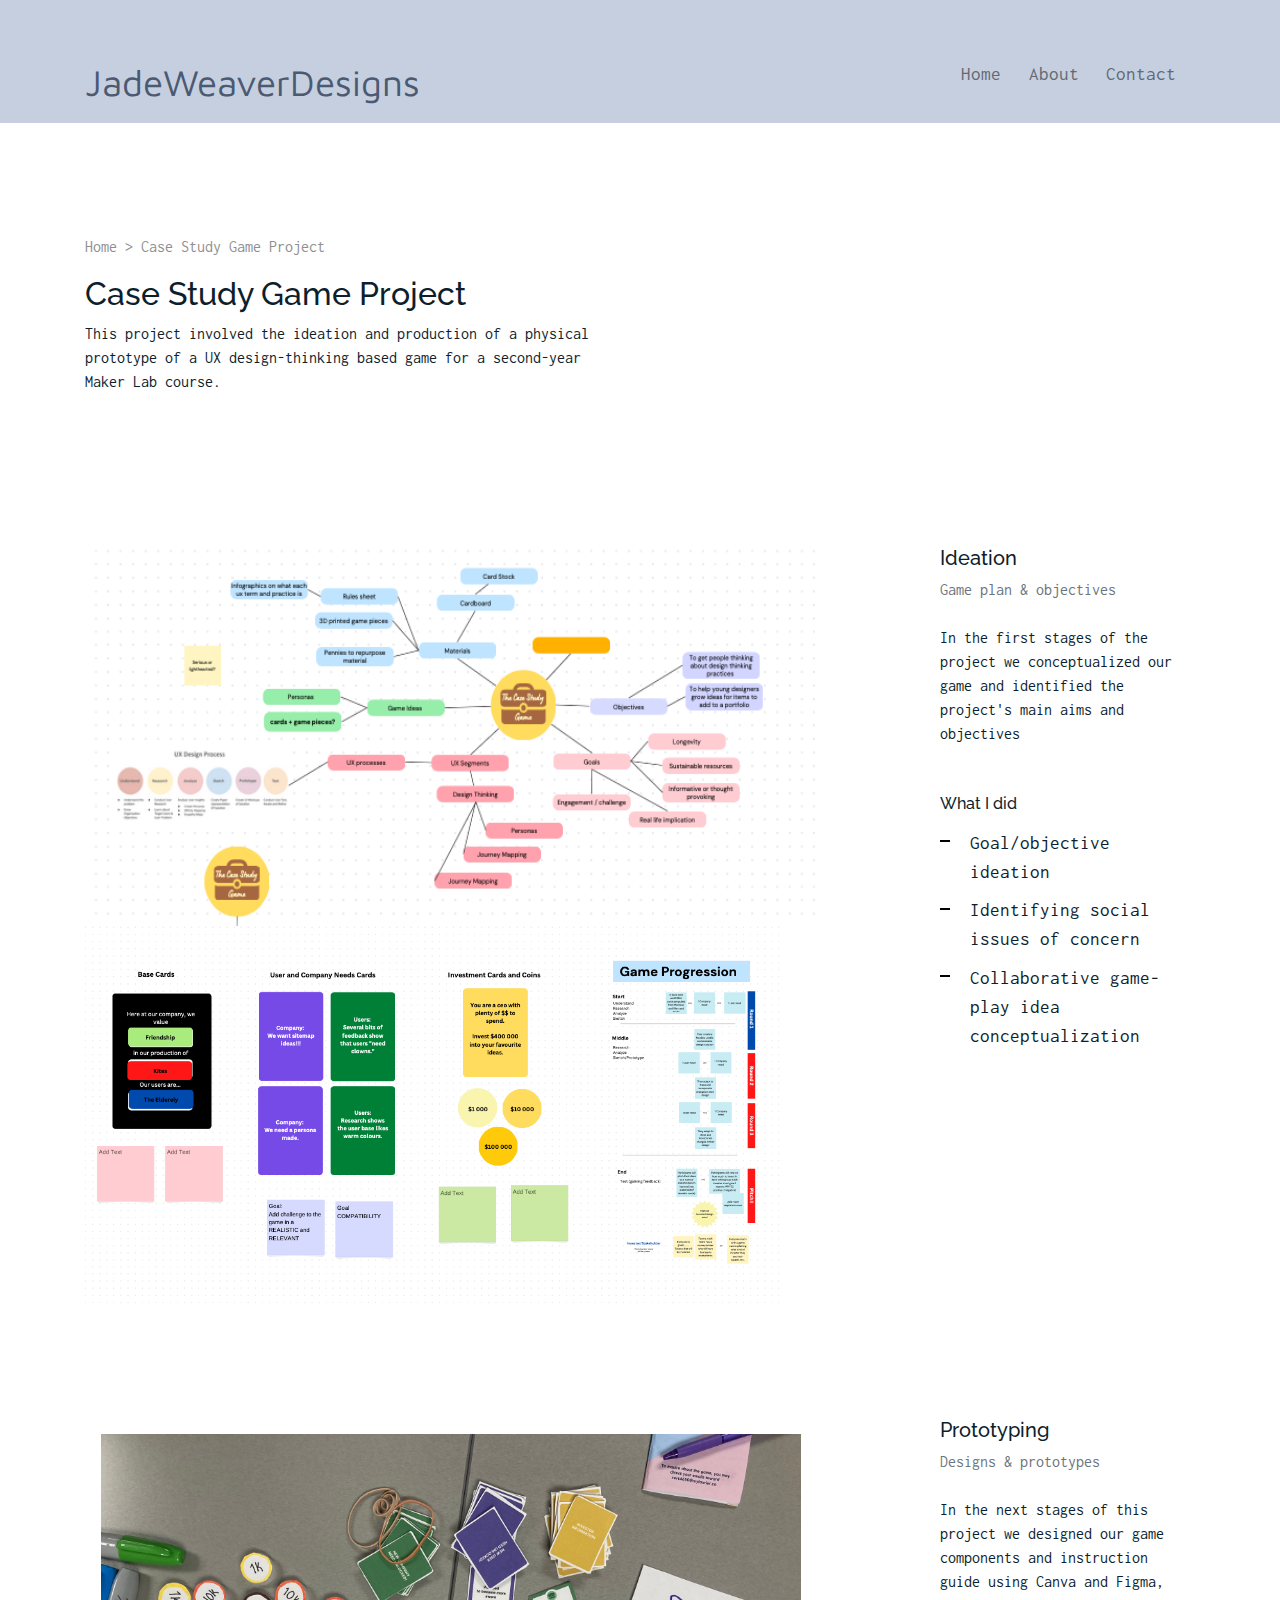
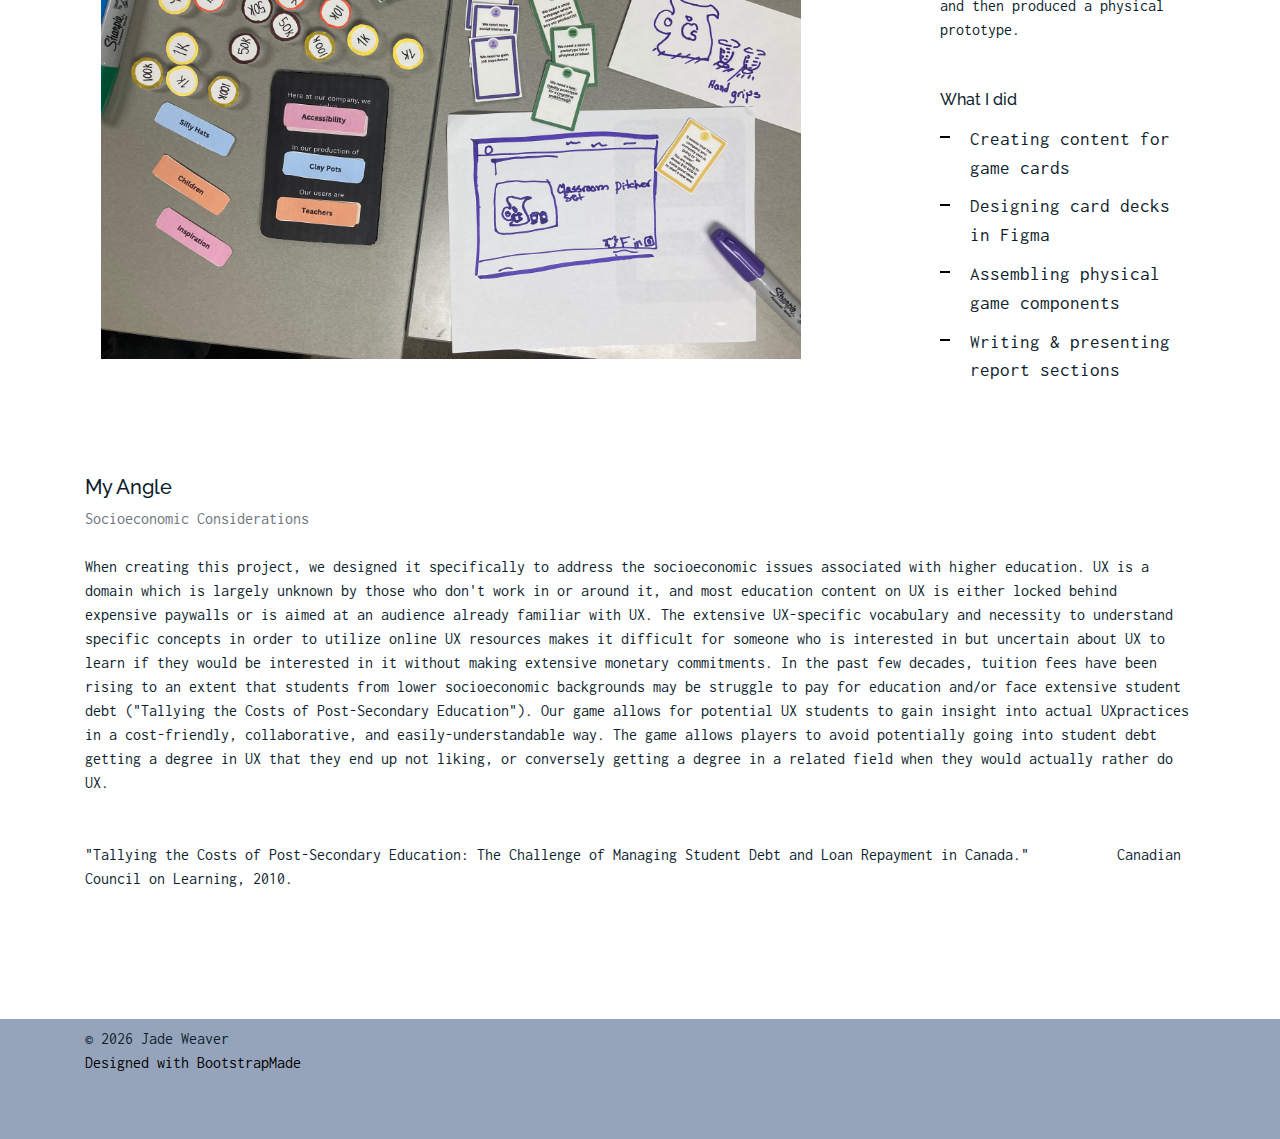
<file: jadeweaver-portfolio/work-triple.html>
<!DOCTYPE html>
<html lang="en">

<head>
  <meta charset="utf-8">
  <title>UXPA - JadeWeaverDesigns</title>
  <meta content="width=device-width, initial-scale=1.0" name="viewport">

  <!-- Favicons -->
  <link href="img/favicon.png" rel="icon">
  <link href="img/apple-touch-icon.png" rel="apple-touch-icon">

  <!-- Google Fonts -->
  <link href="https://fonts.googleapis.com/css?family=Inconsolata:400,700|Raleway:400,700&display=swap"
    rel="stylesheet">
    <link rel="preconnect" href="https://fonts.googleapis.com"><link rel="preconnect" href="https://fonts.gstatic.com" crossorigin><link href="https://fonts.googleapis.com/css2?family=Maven+Pro:wght@400;500;700&display=swap" rel="stylesheet">
    
  <!-- Bootstrap CSS File -->
  <link href="vendor/bootstrap/css/bootstrap.min.css" rel="stylesheet">

  <!-- Vendor CSS Files -->
  <link href="vendor/icofont/icofont.min.css" rel="stylesheet">
  <link href="vendor/line-awesome/css/line-awesome.min.css" rel="stylesheet">
  <link href="vendor/aos/aos.css" rel="stylesheet">
  <link href="vendor/owlcarousel/assets/owl.carousel.min.css" rel="stylesheet">

  <!-- Template Main CSS File -->
  <link href="css/style.css" rel="stylesheet">


</head>

<body>
 <header>
    <nav class="navbar navbar-light custom-navbar">
    <div class="container">
      <a class="navbar-brand" href="index.html">JadeWeaverDesigns</a>
      <ul class="custommenu">
        <li class="active"><a href="index.html">Home</a></li>
        <li><a href="about.html">About</a></li>
        <li><a href="contact.html">Contact</a></li>
      </ul>
    </div>
  </nav>
  </header>
  <main id="main">
    <div class="site-section">
      <div class="container">
        <div class="breadcrumbs">
        <p> Home > Case Study Game Project </p>
      </div>
        <div class="row mb-4 align-items-center">
          <div class="col-md-6">
            <h2>Case Study Game Project</h2>
            <p>This project involved the ideation and production of a physical prototype of a UX design-thinking based game for a second-year Maker Lab course.</p>
          </div>
        </div>
      </div>

      <div class="site-section pb-0">
        <div class="container">
          <div class="row align-items-stretch">
            <div class="col-md-8">
              <img src="img/g-three.png" alt="Image" class="img-big">
              <img src="img/g-two.png" alt="Image" class="img-big">
            </div>
            <div class="col-md-3 ml-auto">
              <div>
                <h3 class="h3">Ideation</h3>
                <p class="mb-4"><span class="text-muted">Game plan & objectives</span></p>

                <div class="mb-5">
                  <p>In the first stages of the project we conceptualized our game and identified the project's main aims and objectives</p>
                </div>


                <h4 class="h4 mb-3">What I did</h4>
                <ul class="list-unstyled list-line mb-5">
                  <li>Goal/objective ideation</li>
                  <li>Identifying social issues of concern</li>
                  <li>Collaborative game-play idea conceptualization</li>
                </ul>
              </div>
            </div>
          </div>
        </div>
      </div>
      <div class="site-section pb-0">
        <div class="container">
          <div class="row align-items-stretch">
            <div class="col-md-8">
              <img src="img/g-one.JPG" alt="Image" class="img-fit">
            </div>
            <div class="col-md-3 ml-auto">
              <div>
                <h3 class="h3">Prototyping</h3>
                <p class="mb-4"><span class="text-muted">Designs & prototypes</span></p>

                <div class="mb-5">
                  <p>In the next stages of this project we designed our game components and instruction guide using Canva and Figma, and then produced a physical prototype.</p>

                </div>


                <h4 class="h4 mb-3">What I did</h4>
                <ul class="list-unstyled list-line mb-5">
                  <li>Creating content for game cards </li>
                  <li>Designing card decks in Figma</li>
                  <li>Assembling physical game components</li>
                  <li>Writing & presenting report sections</li>
                </ul>
              </div>
            </div>
          </div>
          <div class="space-above">
            <h3 class="h3">My Angle</h3>
            <p class="mb-4"><span class="text-muted">Socioeconomic Considerations</span></p>
            <div class="mb-5">
              <p> When creating this project, we designed it specifically to address the socioeconomic issues associated with higher education. UX is a domain which is largely unknown by those who don't work in or around it, and most education content on UX is either locked behind expensive paywalls or is aimed at an audience already familiar with UX. The extensive UX-specific vocabulary and necessity to understand specific concepts in order to utilize online UX resources makes it difficult for someone who is interested in but uncertain about UX to learn if they would be interested in it without making extensive monetary commitments. In the past few decades, tuition fees have been rising to an extent that students from lower socioeconomic backgrounds may be struggle to pay for education and/or face extensive student debt ("Tallying the Costs of Post-Secondary Education"). Our game allows for potential UX students to gain insight into actual UXpractices in a cost-friendly, collaborative, and easily-understandable way. The game allows players to avoid potentially going into student debt getting a degree in UX that they end up not liking, or conversely getting a degree in a related field when they would actually rather do UX. </p>

            </div>
          </div>
          <p> "Tallying the Costs of Post-Secondary Education: The Challenge of Managing Student Debt and Loan Repayment in Canada." <span class="indent">Canadian Council on Learning, 2010.</span>  
          </p>
        </div>
      </div>
  </main>
  
  <footer class="footer" role="contentinfo">
    <div class="container">
      <div class="row">
        <div id="footfix" class="col-sm-6">
          &copy; <span class="currentyear"></span> Jade Weaver
          <script src="https://code.jquery.com/jquery-3.5.1.min.js"></script> 
          <script>
           $(function(){
               sYear = new Date().getFullYear();
               $('.currentyear').text(sYear);
           });
           </script>
          <div class="credits">
            <a href="https://bootstrapmade.com/">Designed with BootstrapMade</a>
            <!--
              Licensing information: https://bootstrapmade.com/license/
              Designed by https://bootstrapmade.com/
            -->
          </div>
        </div>
        <div class="col-sm-6 social text-md-right">
        </div>
      </div>
    </div>
  </footer>

  <!-- Vendor JS Files -->
  <script src="vendor/jquery/jquery.min.js"></script>
  <script src="vendor/jquery/jquery-migrate.min.js"></script>
  <script src="vendor/bootstrap/js/bootstrap.min.js"></script>
  <script src="vendor/easing/easing.min.js"></script>
  <script src="vendor/php-email-form/validate.js"></script>
  <script src="vendor/isotope/isotope.pkgd.min.js"></script>
  <script src="vendor/aos/aos.js"></script>
  <script src="vendor/owlcarousel/owl.carousel.min.js"></script>

  <!-- Template Main JS File -->
  <script src="js/main.js"></script>

</body>

</html>
</file>
<file: jadeweaver-portfolio/vendor/line-awesome/css/line-awesome.min.css>
.la,.lab,.lad,.lal,.lar,.las{-moz-osx-font-smoothing:grayscale;-webkit-font-smoothing:antialiased;display:inline-block;font-style:normal;font-variant:normal;text-rendering:auto;line-height:1}.la-lg{font-size:1.33333em;line-height:.75em;vertical-align:-.0667em}.la-xs{font-size:.75em}.la-sm{font-size:.875em}.la-1x{font-size:1em}.la-2x{font-size:2em}.la-3x{font-size:3em}.la-4x{font-size:4em}.la-5x{font-size:5em}.la-6x{font-size:6em}.la-7x{font-size:7em}.la-8x{font-size:8em}.la-9x{font-size:9em}.la-10x{font-size:10em}.la-fw{text-align:center;width:1.25em}.la-ul{list-style-type:none;margin-left:2.5em;padding-left:0}.la-ul>li{position:relative}.la-li{left:-2em;position:absolute;text-align:center;width:2em;line-height:inherit}.la-border{border:solid .08em #eee;border-radius:.1em;padding:.2em .25em .15em}.la-pull-left{float:left}.la-pull-right{float:right}.la.la-pull-left,.lab.la-pull-left,.lal.la-pull-left,.lar.la-pull-left,.las.la-pull-left{margin-right:.3em}.la.la-pull-right,.lab.la-pull-right,.lal.la-pull-right,.lar.la-pull-right,.las.la-pull-right{margin-left:.3em}.la-spin{-webkit-animation:la-spin 2s infinite linear;animation:la-spin 2s infinite linear}.la-pulse{-webkit-animation:la-spin 1s infinite steps(8);animation:la-spin 1s infinite steps(8)}@-webkit-keyframes la-spin{0%{-webkit-transform:rotate(0);transform:rotate(0)}100%{-webkit-transform:rotate(360deg);transform:rotate(360deg)}}@keyframes la-spin{0%{-webkit-transform:rotate(0);transform:rotate(0)}100%{-webkit-transform:rotate(360deg);transform:rotate(360deg)}}.la-rotate-90{-webkit-transform:rotate(90deg);transform:rotate(90deg)}.la-rotate-180{-webkit-transform:rotate(180deg);transform:rotate(180deg)}.la-rotate-270{-webkit-transform:rotate(270deg);transform:rotate(270deg)}.la-flip-horizontal{-webkit-transform:scale(-1,1);transform:scale(-1,1)}.la-flip-vertical{-webkit-transform:scale(1,-1);transform:scale(1,-1)}.la-flip-both,.la-flip-horizontal.la-flip-vertical{-webkit-transform:scale(-1,-1);transform:scale(-1,-1)}:root .la-flip-both,:root .la-flip-horizontal,:root .la-flip-vertical,:root .la-rotate-180,:root .la-rotate-270,:root .la-rotate-90{-webkit-filter:none;filter:none}.la-stack{display:inline-block;height:2em;line-height:2em;position:relative;vertical-align:middle;width:2.5em}.la-stack-1x,.la-stack-2x{left:0;position:absolute;text-align:center;width:100%}.la-stack-1x{line-height:inherit}.la-stack-2x{font-size:2em}.la-inverse{color:#fff}.la-500px:before{content:"\f26e"}.la-accessible-icon:before{content:"\f368"}.la-accusoft:before{content:"\f369"}.la-acquisitions-incorporated:before{content:"\f6af"}.la-ad:before{content:"\f641"}.la-address-book:before{content:"\f2b9"}.la-address-card:before{content:"\f2bb"}.la-adjust:before{content:"\f042"}.la-adn:before{content:"\f170"}.la-adobe:before{content:"\f778"}.la-adversal:before{content:"\f36a"}.la-affiliatetheme:before{content:"\f36b"}.la-air-freshener:before{content:"\f5d0"}.la-airbnb:before{content:"\f834"}.la-algolia:before{content:"\f36c"}.la-align-center:before{content:"\f037"}.la-align-justify:before{content:"\f039"}.la-align-left:before{content:"\f036"}.la-align-right:before{content:"\f038"}.la-alipay:before{content:"\f642"}.la-allergies:before{content:"\f461"}.la-amazon:before{content:"\f270"}.la-amazon-pay:before{content:"\f42c"}.la-ambulance:before{content:"\f0f9"}.la-american-sign-language-interpreting:before{content:"\f2a3"}.la-amilia:before{content:"\f36d"}.la-anchor:before{content:"\f13d"}.la-android:before{content:"\f17b"}.la-angellist:before{content:"\f209"}.la-angle-double-down:before{content:"\f103"}.la-angle-double-left:before{content:"\f100"}.la-angle-double-right:before{content:"\f101"}.la-angle-double-up:before{content:"\f102"}.la-angle-down:before{content:"\f107"}.la-angle-left:before{content:"\f104"}.la-angle-right:before{content:"\f105"}.la-angle-up:before{content:"\f106"}.la-angry:before{content:"\f556"}.la-angrycreative:before{content:"\f36e"}.la-angular:before{content:"\f420"}.la-ankh:before{content:"\f644"}.la-app-store:before{content:"\f36f"}.la-app-store-ios:before{content:"\f370"}.la-apper:before{content:"\f371"}.la-apple:before{content:"\f179"}.la-apple-alt:before{content:"\f5d1"}.la-apple-pay:before{content:"\f415"}.la-archive:before{content:"\f187"}.la-archway:before{content:"\f557"}.la-arrow-alt-circle-down:before{content:"\f358"}.la-arrow-alt-circle-left:before{content:"\f359"}.la-arrow-alt-circle-right:before{content:"\f35a"}.la-arrow-alt-circle-up:before{content:"\f35b"}.la-arrow-circle-down:before{content:"\f0ab"}.la-arrow-circle-left:before{content:"\f0a8"}.la-arrow-circle-right:before{content:"\f0a9"}.la-arrow-circle-up:before{content:"\f0aa"}.la-arrow-down:before{content:"\f063"}.la-arrow-left:before{content:"\f060"}.la-arrow-right:before{content:"\f061"}.la-arrow-up:before{content:"\f062"}.la-arrows-alt:before{content:"\f0b2"}.la-arrows-alt-h:before{content:"\f337"}.la-arrows-alt-v:before{content:"\f338"}.la-artstation:before{content:"\f77a"}.la-assistive-listening-systems:before{content:"\f2a2"}.la-asterisk:before{content:"\f069"}.la-asymmetrik:before{content:"\f372"}.la-at:before{content:"\f1fa"}.la-atlas:before{content:"\f558"}.la-atlassian:before{content:"\f77b"}.la-atom:before{content:"\f5d2"}.la-audible:before{content:"\f373"}.la-audio-description:before{content:"\f29e"}.la-autoprefixer:before{content:"\f41c"}.la-avianex:before{content:"\f374"}.la-aviato:before{content:"\f421"}.la-award:before{content:"\f559"}.la-aws:before{content:"\f375"}.la-baby:before{content:"\f77c"}.la-baby-carriage:before{content:"\f77d"}.la-backspace:before{content:"\f55a"}.la-backward:before{content:"\f04a"}.la-bacon:before{content:"\f7e5"}.la-balance-scale:before{content:"\f24e"}.la-balance-scale-left:before{content:"\f515"}.la-balance-scale-right:before{content:"\f516"}.la-ban:before{content:"\f05e"}.la-band-aid:before{content:"\f462"}.la-bandcamp:before{content:"\f2d5"}.la-barcode:before{content:"\f02a"}.la-bars:before{content:"\f0c9"}.la-baseball-ball:before{content:"\f433"}.la-basketball-ball:before{content:"\f434"}.la-bath:before{content:"\f2cd"}.la-battery-empty:before{content:"\f244"}.la-battery-full:before{content:"\f240"}.la-battery-half:before{content:"\f242"}.la-battery-quarter:before{content:"\f243"}.la-battery-three-quarters:before{content:"\f241"}.la-battle-net:before{content:"\f835"}.la-bed:before{content:"\f236"}.la-beer:before{content:"\f0fc"}.la-behance:before{content:"\f1b4"}.la-behance-square:before{content:"\f1b5"}.la-bell:before{content:"\f0f3"}.la-bell-slash:before{content:"\f1f6"}.la-bezier-curve:before{content:"\f55b"}.la-bible:before{content:"\f647"}.la-bicycle:before{content:"\f206"}.la-biking:before{content:"\f84a"}.la-bimobject:before{content:"\f378"}.la-binoculars:before{content:"\f1e5"}.la-biohazard:before{content:"\f780"}.la-birthday-cake:before{content:"\f1fd"}.la-bitbucket:before{content:"\f171"}.la-bitcoin:before{content:"\f379"}.la-bity:before{content:"\f37a"}.la-black-tie:before{content:"\f27e"}.la-blackberry:before{content:"\f37b"}.la-blender:before{content:"\f517"}.la-blender-phone:before{content:"\f6b6"}.la-blind:before{content:"\f29d"}.la-blog:before{content:"\f781"}.la-blogger:before{content:"\f37c"}.la-blogger-b:before{content:"\f37d"}.la-bluetooth:before{content:"\f293"}.la-bluetooth-b:before{content:"\f294"}.la-bold:before{content:"\f032"}.la-bolt:before{content:"\f0e7"}.la-bomb:before{content:"\f1e2"}.la-bone:before{content:"\f5d7"}.la-bong:before{content:"\f55c"}.la-book:before{content:"\f02d"}.la-book-dead:before{content:"\f6b7"}.la-book-medical:before{content:"\f7e6"}.la-book-open:before{content:"\f518"}.la-book-reader:before{content:"\f5da"}.la-bookmark:before{content:"\f02e"}.la-bootstrap:before{content:"\f836"}.la-border-all:before{content:"\f84c"}.la-border-none:before{content:"\f850"}.la-border-style:before{content:"\f853"}.la-bowling-ball:before{content:"\f436"}.la-box:before{content:"\f466"}.la-box-open:before{content:"\f49e"}.la-boxes:before{content:"\f468"}.la-braille:before{content:"\f2a1"}.la-brain:before{content:"\f5dc"}.la-bread-slice:before{content:"\f7ec"}.la-briefcase:before{content:"\f0b1"}.la-briefcase-medical:before{content:"\f469"}.la-broadcast-tower:before{content:"\f519"}.la-broom:before{content:"\f51a"}.la-brush:before{content:"\f55d"}.la-btc:before{content:"\f15a"}.la-buffer:before{content:"\f837"}.la-bug:before{content:"\f188"}.la-building:before{content:"\f1ad"}.la-bullhorn:before{content:"\f0a1"}.la-bullseye:before{content:"\f140"}.la-burn:before{content:"\f46a"}.la-buromobelexperte:before{content:"\f37f"}.la-bus:before{content:"\f207"}.la-bus-alt:before{content:"\f55e"}.la-business-time:before{content:"\f64a"}.la-buy-n-large:before{content:"\f8a6"}.la-buysellads:before{content:"\f20d"}.la-calculator:before{content:"\f1ec"}.la-calendar:before{content:"\f133"}.la-calendar-alt:before{content:"\f073"}.la-calendar-check:before{content:"\f274"}.la-calendar-day:before{content:"\f783"}.la-calendar-minus:before{content:"\f272"}.la-calendar-plus:before{content:"\f271"}.la-calendar-times:before{content:"\f273"}.la-calendar-week:before{content:"\f784"}.la-camera:before{content:"\f030"}.la-camera-retro:before{content:"\f083"}.la-campground:before{content:"\f6bb"}.la-canadian-maple-leaf:before{content:"\f785"}.la-candy-cane:before{content:"\f786"}.la-cannabis:before{content:"\f55f"}.la-capsules:before{content:"\f46b"}.la-car:before{content:"\f1b9"}.la-car-alt:before{content:"\f5de"}.la-car-battery:before{content:"\f5df"}.la-car-crash:before{content:"\f5e1"}.la-car-side:before{content:"\f5e4"}.la-caret-down:before{content:"\f0d7"}.la-caret-left:before{content:"\f0d9"}.la-caret-right:before{content:"\f0da"}.la-caret-square-down:before{content:"\f150"}.la-caret-square-left:before{content:"\f191"}.la-caret-square-right:before{content:"\f152"}.la-caret-square-up:before{content:"\f151"}.la-caret-up:before{content:"\f0d8"}.la-carrot:before{content:"\f787"}.la-cart-arrow-down:before{content:"\f218"}.la-cart-plus:before{content:"\f217"}.la-cash-register:before{content:"\f788"}.la-cat:before{content:"\f6be"}.la-cc-amazon-pay:before{content:"\f42d"}.la-cc-amex:before{content:"\f1f3"}.la-cc-apple-pay:before{content:"\f416"}.la-cc-diners-club:before{content:"\f24c"}.la-cc-discover:before{content:"\f1f2"}.la-cc-jcb:before{content:"\f24b"}.la-cc-mastercard:before{content:"\f1f1"}.la-cc-paypal:before{content:"\f1f4"}.la-cc-stripe:before{content:"\f1f5"}.la-cc-visa:before{content:"\f1f0"}.la-centercode:before{content:"\f380"}.la-centos:before{content:"\f789"}.la-certificate:before{content:"\f0a3"}.la-chair:before{content:"\f6c0"}.la-chalkboard:before{content:"\f51b"}.la-chalkboard-teacher:before{content:"\f51c"}.la-charging-station:before{content:"\f5e7"}.la-chart-area:before{content:"\f1fe"}.la-chart-bar:before{content:"\f080"}.la-chart-line:before{content:"\f201"}.la-chart-pie:before{content:"\f200"}.la-check:before{content:"\f00c"}.la-check-circle:before{content:"\f058"}.la-check-double:before{content:"\f560"}.la-check-square:before{content:"\f14a"}.la-cheese:before{content:"\f7ef"}.la-chess:before{content:"\f439"}.la-chess-bishop:before{content:"\f43a"}.la-chess-board:before{content:"\f43c"}.la-chess-king:before{content:"\f43f"}.la-chess-knight:before{content:"\f441"}.la-chess-pawn:before{content:"\f443"}.la-chess-queen:before{content:"\f445"}.la-chess-rook:before{content:"\f447"}.la-chevron-circle-down:before{content:"\f13a"}.la-chevron-circle-left:before{content:"\f137"}.la-chevron-circle-right:before{content:"\f138"}.la-chevron-circle-up:before{content:"\f139"}.la-chevron-down:before{content:"\f078"}.la-chevron-left:before{content:"\f053"}.la-chevron-right:before{content:"\f054"}.la-chevron-up:before{content:"\f077"}.la-child:before{content:"\f1ae"}.la-chrome:before{content:"\f268"}.la-chromecast:before{content:"\f838"}.la-church:before{content:"\f51d"}.la-circle:before{content:"\f111"}.la-circle-notch:before{content:"\f1ce"}.la-city:before{content:"\f64f"}.la-clinic-medical:before{content:"\f7f2"}.la-clipboard:before{content:"\f328"}.la-clipboard-check:before{content:"\f46c"}.la-clipboard-list:before{content:"\f46d"}.la-clock:before{content:"\f017"}.la-clone:before{content:"\f24d"}.la-closed-captioning:before{content:"\f20a"}.la-cloud:before{content:"\f0c2"}.la-cloud-download-alt:before{content:"\f381"}.la-cloud-meatball:before{content:"\f73b"}.la-cloud-moon:before{content:"\f6c3"}.la-cloud-moon-rain:before{content:"\f73c"}.la-cloud-rain:before{content:"\f73d"}.la-cloud-showers-heavy:before{content:"\f740"}.la-cloud-sun:before{content:"\f6c4"}.la-cloud-sun-rain:before{content:"\f743"}.la-cloud-upload-alt:before{content:"\f382"}.la-cloudscale:before{content:"\f383"}.la-cloudsmith:before{content:"\f384"}.la-cloudversify:before{content:"\f385"}.la-cocktail:before{content:"\f561"}.la-code:before{content:"\f121"}.la-code-branch:before{content:"\f126"}.la-codepen:before{content:"\f1cb"}.la-codiepie:before{content:"\f284"}.la-coffee:before{content:"\f0f4"}.la-cog:before{content:"\f013"}.la-cogs:before{content:"\f085"}.la-coins:before{content:"\f51e"}.la-columns:before{content:"\f0db"}.la-comment:before{content:"\f075"}.la-comment-alt:before{content:"\f27a"}.la-comment-dollar:before{content:"\f651"}.la-comment-dots:before{content:"\f4ad"}.la-comment-medical:before{content:"\f7f5"}.la-comment-slash:before{content:"\f4b3"}.la-comments:before{content:"\f086"}.la-comments-dollar:before{content:"\f653"}.la-compact-disc:before{content:"\f51f"}.la-compass:before{content:"\f14e"}.la-compress:before{content:"\f066"}.la-compress-arrows-alt:before{content:"\f78c"}.la-concierge-bell:before{content:"\f562"}.la-confluence:before{content:"\f78d"}.la-connectdevelop:before{content:"\f20e"}.la-contao:before{content:"\f26d"}.la-cookie:before{content:"\f563"}.la-cookie-bite:before{content:"\f564"}.la-copy:before{content:"\f0c5"}.la-copyright:before{content:"\f1f9"}.la-cotton-bureau:before{content:"\f89e"}.la-couch:before{content:"\f4b8"}.la-cpanel:before{content:"\f388"}.la-creative-commons:before{content:"\f25e"}.la-creative-commons-by:before{content:"\f4e7"}.la-creative-commons-nc:before{content:"\f4e8"}.la-creative-commons-nc-eu:before{content:"\f4e9"}.la-creative-commons-nc-jp:before{content:"\f4ea"}.la-creative-commons-nd:before{content:"\f4eb"}.la-creative-commons-pd:before{content:"\f4ec"}.la-creative-commons-pd-alt:before{content:"\f4ed"}.la-creative-commons-remix:before{content:"\f4ee"}.la-creative-commons-sa:before{content:"\f4ef"}.la-creative-commons-sampling:before{content:"\f4f0"}.la-creative-commons-sampling-plus:before{content:"\f4f1"}.la-creative-commons-share:before{content:"\f4f2"}.la-creative-commons-zero:before{content:"\f4f3"}.la-credit-card:before{content:"\f09d"}.la-critical-role:before{content:"\f6c9"}.la-crop:before{content:"\f125"}.la-crop-alt:before{content:"\f565"}.la-cross:before{content:"\f654"}.la-crosshairs:before{content:"\f05b"}.la-crow:before{content:"\f520"}.la-crown:before{content:"\f521"}.la-crutch:before{content:"\f7f7"}.la-css3:before{content:"\f13c"}.la-css3-alt:before{content:"\f38b"}.la-cube:before{content:"\f1b2"}.la-cubes:before{content:"\f1b3"}.la-cut:before{content:"\f0c4"}.la-cuttlefish:before{content:"\f38c"}.la-d-and-d:before{content:"\f38d"}.la-d-and-d-beyond:before{content:"\f6ca"}.la-dashcube:before{content:"\f210"}.la-database:before{content:"\f1c0"}.la-deaf:before{content:"\f2a4"}.la-delicious:before{content:"\f1a5"}.la-democrat:before{content:"\f747"}.la-deploydog:before{content:"\f38e"}.la-deskpro:before{content:"\f38f"}.la-desktop:before{content:"\f108"}.la-dev:before{content:"\f6cc"}.la-deviantart:before{content:"\f1bd"}.la-dharmachakra:before{content:"\f655"}.la-dhl:before{content:"\f790"}.la-diagnoses:before{content:"\f470"}.la-diaspora:before{content:"\f791"}.la-dice:before{content:"\f522"}.la-dice-d20:before{content:"\f6cf"}.la-dice-d6:before{content:"\f6d1"}.la-dice-five:before{content:"\f523"}.la-dice-four:before{content:"\f524"}.la-dice-one:before{content:"\f525"}.la-dice-six:before{content:"\f526"}.la-dice-three:before{content:"\f527"}.la-dice-two:before{content:"\f528"}.la-digg:before{content:"\f1a6"}.la-digital-ocean:before{content:"\f391"}.la-digital-tachograph:before{content:"\f566"}.la-directions:before{content:"\f5eb"}.la-discord:before{content:"\f392"}.la-discourse:before{content:"\f393"}.la-divide:before{content:"\f529"}.la-dizzy:before{content:"\f567"}.la-dna:before{content:"\f471"}.la-dochub:before{content:"\f394"}.la-docker:before{content:"\f395"}.la-dog:before{content:"\f6d3"}.la-dollar-sign:before{content:"\f155"}.la-dolly:before{content:"\f472"}.la-dolly-flatbed:before{content:"\f474"}.la-donate:before{content:"\f4b9"}.la-door-closed:before{content:"\f52a"}.la-door-open:before{content:"\f52b"}.la-dot-circle:before{content:"\f192"}.la-dove:before{content:"\f4ba"}.la-download:before{content:"\f019"}.la-draft2digital:before{content:"\f396"}.la-drafting-compass:before{content:"\f568"}.la-dragon:before{content:"\f6d5"}.la-draw-polygon:before{content:"\f5ee"}.la-dribbble:before{content:"\f17d"}.la-dribbble-square:before{content:"\f397"}.la-dropbox:before{content:"\f16b"}.la-drum:before{content:"\f569"}.la-drum-steelpan:before{content:"\f56a"}.la-drumstick-bite:before{content:"\f6d7"}.la-drupal:before{content:"\f1a9"}.la-dumbbell:before{content:"\f44b"}.la-dumpster:before{content:"\f793"}.la-dumpster-fire:before{content:"\f794"}.la-dungeon:before{content:"\f6d9"}.la-dyalog:before{content:"\f399"}.la-earlybirds:before{content:"\f39a"}.la-ebay:before{content:"\f4f4"}.la-edge:before{content:"\f282"}.la-edit:before{content:"\f044"}.la-egg:before{content:"\f7fb"}.la-eject:before{content:"\f052"}.la-elementor:before{content:"\f430"}.la-ellipsis-h:before{content:"\f141"}.la-ellipsis-v:before{content:"\f142"}.la-ello:before{content:"\f5f1"}.la-ember:before{content:"\f423"}.la-empire:before{content:"\f1d1"}.la-envelope:before{content:"\f0e0"}.la-envelope-open:before{content:"\f2b6"}.la-envelope-open-text:before{content:"\f658"}.la-envelope-square:before{content:"\f199"}.la-envira:before{content:"\f299"}.la-equals:before{content:"\f52c"}.la-eraser:before{content:"\f12d"}.la-erlang:before{content:"\f39d"}.la-ethereum:before{content:"\f42e"}.la-ethernet:before{content:"\f796"}.la-etsy:before{content:"\f2d7"}.la-euro-sign:before{content:"\f153"}.la-evernote:before{content:"\f839"}.la-exchange-alt:before{content:"\f362"}.la-exclamation:before{content:"\f12a"}.la-exclamation-circle:before{content:"\f06a"}.la-exclamation-triangle:before{content:"\f071"}.la-expand:before{content:"\f065"}.la-expand-arrows-alt:before{content:"\f31e"}.la-expeditedssl:before{content:"\f23e"}.la-external-link-alt:before{content:"\f35d"}.la-external-link-square-alt:before{content:"\f360"}.la-eye:before{content:"\f06e"}.la-eye-dropper:before{content:"\f1fb"}.la-eye-slash:before{content:"\f070"}.la-facebook:before{content:"\f09a"}.la-facebook-f:before{content:"\f39e"}.la-facebook-messenger:before{content:"\f39f"}.la-facebook-square:before{content:"\f082"}.la-fan:before{content:"\f863"}.la-fantasy-flight-games:before{content:"\f6dc"}.la-fast-backward:before{content:"\f049"}.la-fast-forward:before{content:"\f050"}.la-fax:before{content:"\f1ac"}.la-feather:before{content:"\f52d"}.la-feather-alt:before{content:"\f56b"}.la-fedex:before{content:"\f797"}.la-fedora:before{content:"\f798"}.la-female:before{content:"\f182"}.la-fighter-jet:before{content:"\f0fb"}.la-figma:before{content:"\f799"}.la-file:before{content:"\f15b"}.la-file-alt:before{content:"\f15c"}.la-file-archive:before{content:"\f1c6"}.la-file-audio:before{content:"\f1c7"}.la-file-code:before{content:"\f1c9"}.la-file-contract:before{content:"\f56c"}.la-file-csv:before{content:"\f6dd"}.la-file-download:before{content:"\f56d"}.la-file-excel:before{content:"\f1c3"}.la-file-export:before{content:"\f56e"}.la-file-image:before{content:"\f1c5"}.la-file-import:before{content:"\f56f"}.la-file-invoice:before{content:"\f570"}.la-file-invoice-dollar:before{content:"\f571"}.la-file-medical:before{content:"\f477"}.la-file-medical-alt:before{content:"\f478"}.la-file-pdf:before{content:"\f1c1"}.la-file-powerpoint:before{content:"\f1c4"}.la-file-prescription:before{content:"\f572"}.la-file-signature:before{content:"\f573"}.la-file-upload:before{content:"\f574"}.la-file-video:before{content:"\f1c8"}.la-file-word:before{content:"\f1c2"}.la-fill:before{content:"\f575"}.la-fill-drip:before{content:"\f576"}.la-film:before{content:"\f008"}.la-filter:before{content:"\f0b0"}.la-fingerprint:before{content:"\f577"}.la-fire:before{content:"\f06d"}.la-fire-alt:before{content:"\f7e4"}.la-fire-extinguisher:before{content:"\f134"}.la-firefox:before{content:"\f269"}.la-first-aid:before{content:"\f479"}.la-first-order:before{content:"\f2b0"}.la-first-order-alt:before{content:"\f50a"}.la-firstdraft:before{content:"\f3a1"}.la-fish:before{content:"\f578"}.la-fist-raised:before{content:"\f6de"}.la-flag:before{content:"\f024"}.la-flag-checkered:before{content:"\f11e"}.la-flag-usa:before{content:"\f74d"}.la-flask:before{content:"\f0c3"}.la-flickr:before{content:"\f16e"}.la-flipboard:before{content:"\f44d"}.la-flushed:before{content:"\f579"}.la-fly:before{content:"\f417"}.la-folder:before{content:"\f07b"}.la-folder-minus:before{content:"\f65d"}.la-folder-open:before{content:"\f07c"}.la-folder-plus:before{content:"\f65e"}.la-font:before{content:"\f031"}.la-font-awesome:before{content:"\f2b4"}.la-font-awesome-alt:before{content:"\f35c"}.la-font-awesome-flag:before{content:"\f425"}.la-font-awesome-logo-full:before{content:"\f4e6"}.la-fonticons:before{content:"\f280"}.la-fonticons-fi:before{content:"\f3a2"}.la-football-ball:before{content:"\f44e"}.la-fort-awesome:before{content:"\f286"}.la-fort-awesome-alt:before{content:"\f3a3"}.la-forumbee:before{content:"\f211"}.la-forward:before{content:"\f04e"}.la-foursquare:before{content:"\f180"}.la-free-code-camp:before{content:"\f2c5"}.la-freebsd:before{content:"\f3a4"}.la-frog:before{content:"\f52e"}.la-frown:before{content:"\f119"}.la-frown-open:before{content:"\f57a"}.la-fulcrum:before{content:"\f50b"}.la-funnel-dollar:before{content:"\f662"}.la-futbol:before{content:"\f1e3"}.la-galactic-republic:before{content:"\f50c"}.la-galactic-senate:before{content:"\f50d"}.la-gamepad:before{content:"\f11b"}.la-gas-pump:before{content:"\f52f"}.la-gavel:before{content:"\f0e3"}.la-gem:before{content:"\f3a5"}.la-genderless:before{content:"\f22d"}.la-get-pocket:before{content:"\f265"}.la-gg:before{content:"\f260"}.la-gg-circle:before{content:"\f261"}.la-ghost:before{content:"\f6e2"}.la-gift:before{content:"\f06b"}.la-gifts:before{content:"\f79c"}.la-git:before{content:"\f1d3"}.la-git-alt:before{content:"\f841"}.la-git-square:before{content:"\f1d2"}.la-github:before{content:"\f09b"}.la-github-alt:before{content:"\f113"}.la-github-square:before{content:"\f092"}.la-gitkraken:before{content:"\f3a6"}.la-gitlab:before{content:"\f296"}.la-gitter:before{content:"\f426"}.la-glass-cheers:before{content:"\f79f"}.la-glass-martini:before{content:"\f000"}.la-glass-martini-alt:before{content:"\f57b"}.la-glass-whiskey:before{content:"\f7a0"}.la-glasses:before{content:"\f530"}.la-glide:before{content:"\f2a5"}.la-glide-g:before{content:"\f2a6"}.la-globe:before{content:"\f0ac"}.la-globe-africa:before{content:"\f57c"}.la-globe-americas:before{content:"\f57d"}.la-globe-asia:before{content:"\f57e"}.la-globe-europe:before{content:"\f7a2"}.la-gofore:before{content:"\f3a7"}.la-golf-ball:before{content:"\f450"}.la-goodreads:before{content:"\f3a8"}.la-goodreads-g:before{content:"\f3a9"}.la-google:before{content:"\f1a0"}.la-google-drive:before{content:"\f3aa"}.la-google-play:before{content:"\f3ab"}.la-google-plus:before{content:"\f2b3"}.la-google-plus-g:before{content:"\f0d5"}.la-google-plus-square:before{content:"\f0d4"}.la-google-wallet:before{content:"\f1ee"}.la-gopuram:before{content:"\f664"}.la-graduation-cap:before{content:"\f19d"}.la-gratipay:before{content:"\f184"}.la-grav:before{content:"\f2d6"}.la-greater-than:before{content:"\f531"}.la-greater-than-equal:before{content:"\f532"}.la-grimace:before{content:"\f57f"}.la-grin:before{content:"\f580"}.la-grin-alt:before{content:"\f581"}.la-grin-beam:before{content:"\f582"}.la-grin-beam-sweat:before{content:"\f583"}.la-grin-hearts:before{content:"\f584"}.la-grin-squint:before{content:"\f585"}.la-grin-squint-tears:before{content:"\f586"}.la-grin-stars:before{content:"\f587"}.la-grin-tears:before{content:"\f588"}.la-grin-tongue:before{content:"\f589"}.la-grin-tongue-squint:before{content:"\f58a"}.la-grin-tongue-wink:before{content:"\f58b"}.la-grin-wink:before{content:"\f58c"}.la-grip-horizontal:before{content:"\f58d"}.la-grip-lines:before{content:"\f7a4"}.la-grip-lines-vertical:before{content:"\f7a5"}.la-grip-vertical:before{content:"\f58e"}.la-gripfire:before{content:"\f3ac"}.la-grunt:before{content:"\f3ad"}.la-guitar:before{content:"\f7a6"}.la-gulp:before{content:"\f3ae"}.la-h-square:before{content:"\f0fd"}.la-hacker-news:before{content:"\f1d4"}.la-hacker-news-square:before{content:"\f3af"}.la-hackerrank:before{content:"\f5f7"}.la-hamburger:before{content:"\f805"}.la-hammer:before{content:"\f6e3"}.la-hamsa:before{content:"\f665"}.la-hand-holding:before{content:"\f4bd"}.la-hand-holding-heart:before{content:"\f4be"}.la-hand-holding-usd:before{content:"\f4c0"}.la-hand-lizard:before{content:"\f258"}.la-hand-middle-finger:before{content:"\f806"}.la-hand-paper:before{content:"\f256"}.la-hand-peace:before{content:"\f25b"}.la-hand-point-down:before{content:"\f0a7"}.la-hand-point-left:before{content:"\f0a5"}.la-hand-point-right:before{content:"\f0a4"}.la-hand-point-up:before{content:"\f0a6"}.la-hand-pointer:before{content:"\f25a"}.la-hand-rock:before{content:"\f255"}.la-hand-scissors:before{content:"\f257"}.la-hand-spock:before{content:"\f259"}.la-hands:before{content:"\f4c2"}.la-hands-helping:before{content:"\f4c4"}.la-handshake:before{content:"\f2b5"}.la-hanukiah:before{content:"\f6e6"}.la-hard-hat:before{content:"\f807"}.la-hashtag:before{content:"\f292"}.la-hat-cowboy:before{content:"\f8c0"}.la-hat-cowboy-side:before{content:"\f8c1"}.la-hat-wizard:before{content:"\f6e8"}.la-haykal:before{content:"\f666"}.la-hdd:before{content:"\f0a0"}.la-heading:before{content:"\f1dc"}.la-headphones:before{content:"\f025"}.la-headphones-alt:before{content:"\f58f"}.la-headset:before{content:"\f590"}.la-heart:before{content:"\f004"}.la-heart-broken:before{content:"\f7a9"}.la-heartbeat:before{content:"\f21e"}.la-helicopter:before{content:"\f533"}.la-highlighter:before{content:"\f591"}.la-hiking:before{content:"\f6ec"}.la-hippo:before{content:"\f6ed"}.la-hips:before{content:"\f452"}.la-hire-a-helper:before{content:"\f3b0"}.la-history:before{content:"\f1da"}.la-hockey-puck:before{content:"\f453"}.la-holly-berry:before{content:"\f7aa"}.la-home:before{content:"\f015"}.la-hooli:before{content:"\f427"}.la-hornbill:before{content:"\f592"}.la-horse:before{content:"\f6f0"}.la-horse-head:before{content:"\f7ab"}.la-hospital:before{content:"\f0f8"}.la-hospital-alt:before{content:"\f47d"}.la-hospital-symbol:before{content:"\f47e"}.la-hot-tub:before{content:"\f593"}.la-hotdog:before{content:"\f80f"}.la-hotel:before{content:"\f594"}.la-hotjar:before{content:"\f3b1"}.la-hourglass:before{content:"\f254"}.la-hourglass-end:before{content:"\f253"}.la-hourglass-half:before{content:"\f252"}.la-hourglass-start:before{content:"\f251"}.la-house-damage:before{content:"\f6f1"}.la-houzz:before{content:"\f27c"}.la-hryvnia:before{content:"\f6f2"}.la-html5:before{content:"\f13b"}.la-hubspot:before{content:"\f3b2"}.la-i-cursor:before{content:"\f246"}.la-ice-cream:before{content:"\f810"}.la-icicles:before{content:"\f7ad"}.la-icons:before{content:"\f86d"}.la-id-badge:before{content:"\f2c1"}.la-id-card:before{content:"\f2c2"}.la-id-card-alt:before{content:"\f47f"}.la-igloo:before{content:"\f7ae"}.la-image:before{content:"\f03e"}.la-images:before{content:"\f302"}.la-imdb:before{content:"\f2d8"}.la-inbox:before{content:"\f01c"}.la-indent:before{content:"\f03c"}.la-industry:before{content:"\f275"}.la-infinity:before{content:"\f534"}.la-info:before{content:"\f129"}.la-info-circle:before{content:"\f05a"}.la-instagram:before{content:"\f16d"}.la-intercom:before{content:"\f7af"}.la-internet-explorer:before{content:"\f26b"}.la-invision:before{content:"\f7b0"}.la-ioxhost:before{content:"\f208"}.la-italic:before{content:"\f033"}.la-itch-io:before{content:"\f83a"}.la-itunes:before{content:"\f3b4"}.la-itunes-note:before{content:"\f3b5"}.la-java:before{content:"\f4e4"}.la-jedi:before{content:"\f669"}.la-jedi-order:before{content:"\f50e"}.la-jenkins:before{content:"\f3b6"}.la-jira:before{content:"\f7b1"}.la-joget:before{content:"\f3b7"}.la-joint:before{content:"\f595"}.la-joomla:before{content:"\f1aa"}.la-journal-whills:before{content:"\f66a"}.la-js:before{content:"\f3b8"}.la-js-square:before{content:"\f3b9"}.la-jsfiddle:before{content:"\f1cc"}.la-kaaba:before{content:"\f66b"}.la-kaggle:before{content:"\f5fa"}.la-key:before{content:"\f084"}.la-keybase:before{content:"\f4f5"}.la-keyboard:before{content:"\f11c"}.la-keycdn:before{content:"\f3ba"}.la-khanda:before{content:"\f66d"}.la-kickstarter:before{content:"\f3bb"}.la-kickstarter-k:before{content:"\f3bc"}.la-kiss:before{content:"\f596"}.la-kiss-beam:before{content:"\f597"}.la-kiss-wink-heart:before{content:"\f598"}.la-kiwi-bird:before{content:"\f535"}.la-korvue:before{content:"\f42f"}.la-landmark:before{content:"\f66f"}.la-language:before{content:"\f1ab"}.la-laptop:before{content:"\f109"}.la-laptop-code:before{content:"\f5fc"}.la-laptop-medical:before{content:"\f812"}.la-laravel:before{content:"\f3bd"}.la-lastfm:before{content:"\f202"}.la-lastfm-square:before{content:"\f203"}.la-laugh:before{content:"\f599"}.la-laugh-beam:before{content:"\f59a"}.la-laugh-squint:before{content:"\f59b"}.la-laugh-wink:before{content:"\f59c"}.la-layer-group:before{content:"\f5fd"}.la-leaf:before{content:"\f06c"}.la-leanpub:before{content:"\f212"}.la-lemon:before{content:"\f094"}.la-less:before{content:"\f41d"}.la-less-than:before{content:"\f536"}.la-less-than-equal:before{content:"\f537"}.la-level-down-alt:before{content:"\f3be"}.la-level-up-alt:before{content:"\f3bf"}.la-life-ring:before{content:"\f1cd"}.la-lightbulb:before{content:"\f0eb"}.la-line:before{content:"\f3c0"}.la-link:before{content:"\f0c1"}.la-linkedin:before{content:"\f08c"}.la-linkedin-in:before{content:"\f0e1"}.la-linode:before{content:"\f2b8"}.la-linux:before{content:"\f17c"}.la-lira-sign:before{content:"\f195"}.la-list:before{content:"\f03a"}.la-list-alt:before{content:"\f022"}.la-list-ol:before{content:"\f0cb"}.la-list-ul:before{content:"\f0ca"}.la-location-arrow:before{content:"\f124"}.la-lock:before{content:"\f023"}.la-lock-open:before{content:"\f3c1"}.la-long-arrow-alt-down:before{content:"\f309"}.la-long-arrow-alt-left:before{content:"\f30a"}.la-long-arrow-alt-right:before{content:"\f30b"}.la-long-arrow-alt-up:before{content:"\f30c"}.la-low-vision:before{content:"\f2a8"}.la-luggage-cart:before{content:"\f59d"}.la-lyft:before{content:"\f3c3"}.la-magento:before{content:"\f3c4"}.la-magic:before{content:"\f0d0"}.la-magnet:before{content:"\f076"}.la-mail-bulk:before{content:"\f674"}.la-mailchimp:before{content:"\f59e"}.la-male:before{content:"\f183"}.la-mandalorian:before{content:"\f50f"}.la-map:before{content:"\f279"}.la-map-marked:before{content:"\f59f"}.la-map-marked-alt:before{content:"\f5a0"}.la-map-marker:before{content:"\f041"}.la-map-marker-alt:before{content:"\f3c5"}.la-map-pin:before{content:"\f276"}.la-map-signs:before{content:"\f277"}.la-markdown:before{content:"\f60f"}.la-marker:before{content:"\f5a1"}.la-mars:before{content:"\f222"}.la-mars-double:before{content:"\f227"}.la-mars-stroke:before{content:"\f229"}.la-mars-stroke-h:before{content:"\f22b"}.la-mars-stroke-v:before{content:"\f22a"}.la-mask:before{content:"\f6fa"}.la-mastodon:before{content:"\f4f6"}.la-maxcdn:before{content:"\f136"}.la-mdb:before{content:"\f8ca"}.la-medal:before{content:"\f5a2"}.la-medapps:before{content:"\f3c6"}.la-medium:before{content:"\f23a"}.la-medium-m:before{content:"\f3c7"}.la-medkit:before{content:"\f0fa"}.la-medrt:before{content:"\f3c8"}.la-meetup:before{content:"\f2e0"}.la-megaport:before{content:"\f5a3"}.la-meh:before{content:"\f11a"}.la-meh-blank:before{content:"\f5a4"}.la-meh-rolling-eyes:before{content:"\f5a5"}.la-memory:before{content:"\f538"}.la-mendeley:before{content:"\f7b3"}.la-menorah:before{content:"\f676"}.la-mercury:before{content:"\f223"}.la-meteor:before{content:"\f753"}.la-microchip:before{content:"\f2db"}.la-microphone:before{content:"\f130"}.la-microphone-alt:before{content:"\f3c9"}.la-microphone-alt-slash:before{content:"\f539"}.la-microphone-slash:before{content:"\f131"}.la-microscope:before{content:"\f610"}.la-microsoft:before{content:"\f3ca"}.la-minus:before{content:"\f068"}.la-minus-circle:before{content:"\f056"}.la-minus-square:before{content:"\f146"}.la-mitten:before{content:"\f7b5"}.la-mix:before{content:"\f3cb"}.la-mixcloud:before{content:"\f289"}.la-mizuni:before{content:"\f3cc"}.la-mobile:before{content:"\f10b"}.la-mobile-alt:before{content:"\f3cd"}.la-modx:before{content:"\f285"}.la-monero:before{content:"\f3d0"}.la-money-bill:before{content:"\f0d6"}.la-money-bill-alt:before{content:"\f3d1"}.la-money-bill-wave:before{content:"\f53a"}.la-money-bill-wave-alt:before{content:"\f53b"}.la-money-check:before{content:"\f53c"}.la-money-check-alt:before{content:"\f53d"}.la-monument:before{content:"\f5a6"}.la-moon:before{content:"\f186"}.la-mortar-pestle:before{content:"\f5a7"}.la-mosque:before{content:"\f678"}.la-motorcycle:before{content:"\f21c"}.la-mountain:before{content:"\f6fc"}.la-mouse:before{content:"\f8cc"}.la-mouse-pointer:before{content:"\f245"}.la-mug-hot:before{content:"\f7b6"}.la-music:before{content:"\f001"}.la-napster:before{content:"\f3d2"}.la-neos:before{content:"\f612"}.la-network-wired:before{content:"\f6ff"}.la-neuter:before{content:"\f22c"}.la-newspaper:before{content:"\f1ea"}.la-nimblr:before{content:"\f5a8"}.la-node:before{content:"\f419"}.la-node-js:before{content:"\f3d3"}.la-not-equal:before{content:"\f53e"}.la-notes-medical:before{content:"\f481"}.la-npm:before{content:"\f3d4"}.la-ns8:before{content:"\f3d5"}.la-nutritionix:before{content:"\f3d6"}.la-object-group:before{content:"\f247"}.la-object-ungroup:before{content:"\f248"}.la-odnoklassniki:before{content:"\f263"}.la-odnoklassniki-square:before{content:"\f264"}.la-oil-can:before{content:"\f613"}.la-old-republic:before{content:"\f510"}.la-om:before{content:"\f679"}.la-opencart:before{content:"\f23d"}.la-openid:before{content:"\f19b"}.la-opera:before{content:"\f26a"}.la-optin-monster:before{content:"\f23c"}.la-orcid:before{content:"\f8d2"}.la-osi:before{content:"\f41a"}.la-otter:before{content:"\f700"}.la-outdent:before{content:"\f03b"}.la-page4:before{content:"\f3d7"}.la-pagelines:before{content:"\f18c"}.la-pager:before{content:"\f815"}.la-paint-brush:before{content:"\f1fc"}.la-paint-roller:before{content:"\f5aa"}.la-palette:before{content:"\f53f"}.la-palfed:before{content:"\f3d8"}.la-pallet:before{content:"\f482"}.la-paper-plane:before{content:"\f1d8"}.la-paperclip:before{content:"\f0c6"}.la-parachute-box:before{content:"\f4cd"}.la-paragraph:before{content:"\f1dd"}.la-parking:before{content:"\f540"}.la-passport:before{content:"\f5ab"}.la-pastafarianism:before{content:"\f67b"}.la-paste:before{content:"\f0ea"}.la-patreon:before{content:"\f3d9"}.la-pause:before{content:"\f04c"}.la-pause-circle:before{content:"\f28b"}.la-paw:before{content:"\f1b0"}.la-paypal:before{content:"\f1ed"}.la-peace:before{content:"\f67c"}.la-pen:before{content:"\f304"}.la-pen-alt:before{content:"\f305"}.la-pen-fancy:before{content:"\f5ac"}.la-pen-nib:before{content:"\f5ad"}.la-pen-square:before{content:"\f14b"}.la-pencil-alt:before{content:"\f303"}.la-pencil-ruler:before{content:"\f5ae"}.la-penny-arcade:before{content:"\f704"}.la-people-carry:before{content:"\f4ce"}.la-pepper-hot:before{content:"\f816"}.la-percent:before{content:"\f295"}.la-percentage:before{content:"\f541"}.la-periscope:before{content:"\f3da"}.la-person-booth:before{content:"\f756"}.la-phabricator:before{content:"\f3db"}.la-phoenix-framework:before{content:"\f3dc"}.la-phoenix-squadron:before{content:"\f511"}.la-phone:before{content:"\f095"}.la-phone-alt:before{content:"\f879"}.la-phone-slash:before{content:"\f3dd"}.la-phone-square:before{content:"\f098"}.la-phone-square-alt:before{content:"\f87b"}.la-phone-volume:before{content:"\f2a0"}.la-photo-video:before{content:"\f87c"}.la-php:before{content:"\f457"}.la-pied-piper:before{content:"\f2ae"}.la-pied-piper-alt:before{content:"\f1a8"}.la-pied-piper-hat:before{content:"\f4e5"}.la-pied-piper-pp:before{content:"\f1a7"}.la-piggy-bank:before{content:"\f4d3"}.la-pills:before{content:"\f484"}.la-pinterest:before{content:"\f0d2"}.la-pinterest-p:before{content:"\f231"}.la-pinterest-square:before{content:"\f0d3"}.la-pizza-slice:before{content:"\f818"}.la-place-of-worship:before{content:"\f67f"}.la-plane:before{content:"\f072"}.la-plane-arrival:before{content:"\f5af"}.la-plane-departure:before{content:"\f5b0"}.la-play:before{content:"\f04b"}.la-play-circle:before{content:"\f144"}.la-playstation:before{content:"\f3df"}.la-plug:before{content:"\f1e6"}.la-plus:before{content:"\f067"}.la-plus-circle:before{content:"\f055"}.la-plus-square:before{content:"\f0fe"}.la-podcast:before{content:"\f2ce"}.la-poll:before{content:"\f681"}.la-poll-h:before{content:"\f682"}.la-poo:before{content:"\f2fe"}.la-poo-storm:before{content:"\f75a"}.la-poop:before{content:"\f619"}.la-portrait:before{content:"\f3e0"}.la-pound-sign:before{content:"\f154"}.la-power-off:before{content:"\f011"}.la-pray:before{content:"\f683"}.la-praying-hands:before{content:"\f684"}.la-prescription:before{content:"\f5b1"}.la-prescription-bottle:before{content:"\f485"}.la-prescription-bottle-alt:before{content:"\f486"}.la-print:before{content:"\f02f"}.la-procedures:before{content:"\f487"}.la-product-hunt:before{content:"\f288"}.la-project-diagram:before{content:"\f542"}.la-pushed:before{content:"\f3e1"}.la-puzzle-piece:before{content:"\f12e"}.la-python:before{content:"\f3e2"}.la-qq:before{content:"\f1d6"}.la-qrcode:before{content:"\f029"}.la-question:before{content:"\f128"}.la-question-circle:before{content:"\f059"}.la-quidditch:before{content:"\f458"}.la-quinscape:before{content:"\f459"}.la-quora:before{content:"\f2c4"}.la-quote-left:before{content:"\f10d"}.la-quote-right:before{content:"\f10e"}.la-quran:before{content:"\f687"}.la-r-project:before{content:"\f4f7"}.la-radiation:before{content:"\f7b9"}.la-radiation-alt:before{content:"\f7ba"}.la-rainbow:before{content:"\f75b"}.la-random:before{content:"\f074"}.la-raspberry-pi:before{content:"\f7bb"}.la-ravelry:before{content:"\f2d9"}.la-react:before{content:"\f41b"}.la-reacteurope:before{content:"\f75d"}.la-readme:before{content:"\f4d5"}.la-rebel:before{content:"\f1d0"}.la-receipt:before{content:"\f543"}.la-record-vinyl:before{content:"\f8d9"}.la-recycle:before{content:"\f1b8"}.la-red-river:before{content:"\f3e3"}.la-reddit:before{content:"\f1a1"}.la-reddit-alien:before{content:"\f281"}.la-reddit-square:before{content:"\f1a2"}.la-redhat:before{content:"\f7bc"}.la-redo:before{content:"\f01e"}.la-redo-alt:before{content:"\f2f9"}.la-registered:before{content:"\f25d"}.la-remove-format:before{content:"\f87d"}.la-renren:before{content:"\f18b"}.la-reply:before{content:"\f3e5"}.la-reply-all:before{content:"\f122"}.la-replyd:before{content:"\f3e6"}.la-republican:before{content:"\f75e"}.la-researchgate:before{content:"\f4f8"}.la-resolving:before{content:"\f3e7"}.la-restroom:before{content:"\f7bd"}.la-retweet:before{content:"\f079"}.la-rev:before{content:"\f5b2"}.la-ribbon:before{content:"\f4d6"}.la-ring:before{content:"\f70b"}.la-road:before{content:"\f018"}.la-robot:before{content:"\f544"}.la-rocket:before{content:"\f135"}.la-rocketchat:before{content:"\f3e8"}.la-rockrms:before{content:"\f3e9"}.la-route:before{content:"\f4d7"}.la-rss:before{content:"\f09e"}.la-rss-square:before{content:"\f143"}.la-ruble-sign:before{content:"\f158"}.la-ruler:before{content:"\f545"}.la-ruler-combined:before{content:"\f546"}.la-ruler-horizontal:before{content:"\f547"}.la-ruler-vertical:before{content:"\f548"}.la-running:before{content:"\f70c"}.la-rupee-sign:before{content:"\f156"}.la-sad-cry:before{content:"\f5b3"}.la-sad-tear:before{content:"\f5b4"}.la-safari:before{content:"\f267"}.la-salesforce:before{content:"\f83b"}.la-sass:before{content:"\f41e"}.la-satellite:before{content:"\f7bf"}.la-satellite-dish:before{content:"\f7c0"}.la-save:before{content:"\f0c7"}.la-schlix:before{content:"\f3ea"}.la-school:before{content:"\f549"}.la-screwdriver:before{content:"\f54a"}.la-scribd:before{content:"\f28a"}.la-scroll:before{content:"\f70e"}.la-sd-card:before{content:"\f7c2"}.la-search:before{content:"\f002"}.la-search-dollar:before{content:"\f688"}.la-search-location:before{content:"\f689"}.la-search-minus:before{content:"\f010"}.la-search-plus:before{content:"\f00e"}.la-searchengin:before{content:"\f3eb"}.la-seedling:before{content:"\f4d8"}.la-sellcast:before{content:"\f2da"}.la-sellsy:before{content:"\f213"}.la-server:before{content:"\f233"}.la-servicestack:before{content:"\f3ec"}.la-shapes:before{content:"\f61f"}.la-share:before{content:"\f064"}.la-share-alt:before{content:"\f1e0"}.la-share-alt-square:before{content:"\f1e1"}.la-share-square:before{content:"\f14d"}.la-shekel-sign:before{content:"\f20b"}.la-shield-alt:before{content:"\f3ed"}.la-ship:before{content:"\f21a"}.la-shipping-fast:before{content:"\f48b"}.la-shirtsinbulk:before{content:"\f214"}.la-shoe-prints:before{content:"\f54b"}.la-shopping-bag:before{content:"\f290"}.la-shopping-basket:before{content:"\f291"}.la-shopping-cart:before{content:"\f07a"}.la-shopware:before{content:"\f5b5"}.la-shower:before{content:"\f2cc"}.la-shuttle-van:before{content:"\f5b6"}.la-sign:before{content:"\f4d9"}.la-sign-in-alt:before{content:"\f2f6"}.la-sign-language:before{content:"\f2a7"}.la-sign-out-alt:before{content:"\f2f5"}.la-signal:before{content:"\f012"}.la-signature:before{content:"\f5b7"}.la-sim-card:before{content:"\f7c4"}.la-simplybuilt:before{content:"\f215"}.la-sistrix:before{content:"\f3ee"}.la-sitemap:before{content:"\f0e8"}.la-sith:before{content:"\f512"}.la-skating:before{content:"\f7c5"}.la-sketch:before{content:"\f7c6"}.la-skiing:before{content:"\f7c9"}.la-skiing-nordic:before{content:"\f7ca"}.la-skull:before{content:"\f54c"}.la-skull-crossbones:before{content:"\f714"}.la-skyatlas:before{content:"\f216"}.la-skype:before{content:"\f17e"}.la-slack:before{content:"\f198"}.la-slack-hash:before{content:"\f3ef"}.la-slash:before{content:"\f715"}.la-sleigh:before{content:"\f7cc"}.la-sliders-h:before{content:"\f1de"}.la-slideshare:before{content:"\f1e7"}.la-smile:before{content:"\f118"}.la-smile-beam:before{content:"\f5b8"}.la-smile-wink:before{content:"\f4da"}.la-smog:before{content:"\f75f"}.la-smoking:before{content:"\f48d"}.la-smoking-ban:before{content:"\f54d"}.la-sms:before{content:"\f7cd"}.la-snapchat:before{content:"\f2ab"}.la-snapchat-ghost:before{content:"\f2ac"}.la-snapchat-square:before{content:"\f2ad"}.la-snowboarding:before{content:"\f7ce"}.la-snowflake:before{content:"\f2dc"}.la-snowman:before{content:"\f7d0"}.la-snowplow:before{content:"\f7d2"}.la-socks:before{content:"\f696"}.la-solar-panel:before{content:"\f5ba"}.la-sort:before{content:"\f0dc"}.la-sort-alpha-down:before{content:"\f15d"}.la-sort-alpha-down-alt:before{content:"\f881"}.la-sort-alpha-up:before{content:"\f15e"}.la-sort-alpha-up-alt:before{content:"\f882"}.la-sort-amount-down:before{content:"\f160"}.la-sort-amount-down-alt:before{content:"\f884"}.la-sort-amount-up:before{content:"\f161"}.la-sort-amount-up-alt:before{content:"\f885"}.la-sort-down:before{content:"\f0dd"}.la-sort-numeric-down:before{content:"\f162"}.la-sort-numeric-down-alt:before{content:"\f886"}.la-sort-numeric-up:before{content:"\f163"}.la-sort-numeric-up-alt:before{content:"\f887"}.la-sort-up:before{content:"\f0de"}.la-soundcloud:before{content:"\f1be"}.la-sourcetree:before{content:"\f7d3"}.la-spa:before{content:"\f5bb"}.la-space-shuttle:before{content:"\f197"}.la-speakap:before{content:"\f3f3"}.la-speaker-deck:before{content:"\f83c"}.la-spell-check:before{content:"\f891"}.la-spider:before{content:"\f717"}.la-spinner:before{content:"\f110"}.la-splotch:before{content:"\f5bc"}.la-spotify:before{content:"\f1bc"}.la-spray-can:before{content:"\f5bd"}.la-square:before{content:"\f0c8"}.la-square-full:before{content:"\f45c"}.la-square-root-alt:before{content:"\f698"}.la-squarespace:before{content:"\f5be"}.la-stack-exchange:before{content:"\f18d"}.la-stack-overflow:before{content:"\f16c"}.la-stackpath:before{content:"\f842"}.la-stamp:before{content:"\f5bf"}.la-star:before{content:"\f005"}.la-star-and-crescent:before{content:"\f699"}.la-star-half:before{content:"\f089"}.la-star-half-alt:before{content:"\f5c0"}.la-star-of-david:before{content:"\f69a"}.la-star-of-life:before{content:"\f621"}.la-staylinked:before{content:"\f3f5"}.la-steam:before{content:"\f1b6"}.la-steam-square:before{content:"\f1b7"}.la-steam-symbol:before{content:"\f3f6"}.la-step-backward:before{content:"\f048"}.la-step-forward:before{content:"\f051"}.la-stethoscope:before{content:"\f0f1"}.la-sticker-mule:before{content:"\f3f7"}.la-sticky-note:before{content:"\f249"}.la-stop:before{content:"\f04d"}.la-stop-circle:before{content:"\f28d"}.la-stopwatch:before{content:"\f2f2"}.la-store:before{content:"\f54e"}.la-store-alt:before{content:"\f54f"}.la-strava:before{content:"\f428"}.la-stream:before{content:"\f550"}.la-street-view:before{content:"\f21d"}.la-strikethrough:before{content:"\f0cc"}.la-stripe:before{content:"\f429"}.la-stripe-s:before{content:"\f42a"}.la-stroopwafel:before{content:"\f551"}.la-studiovinari:before{content:"\f3f8"}.la-stumbleupon:before{content:"\f1a4"}.la-stumbleupon-circle:before{content:"\f1a3"}.la-subscript:before{content:"\f12c"}.la-subway:before{content:"\f239"}.la-suitcase:before{content:"\f0f2"}.la-suitcase-rolling:before{content:"\f5c1"}.la-sun:before{content:"\f185"}.la-superpowers:before{content:"\f2dd"}.la-superscript:before{content:"\f12b"}.la-supple:before{content:"\f3f9"}.la-surprise:before{content:"\f5c2"}.la-suse:before{content:"\f7d6"}.la-swatchbook:before{content:"\f5c3"}.la-swift:before{content:"\f8e1"}.la-swimmer:before{content:"\f5c4"}.la-swimming-pool:before{content:"\f5c5"}.la-symfony:before{content:"\f83d"}.la-synagogue:before{content:"\f69b"}.la-sync:before{content:"\f021"}.la-sync-alt:before{content:"\f2f1"}.la-syringe:before{content:"\f48e"}.la-table:before{content:"\f0ce"}.la-table-tennis:before{content:"\f45d"}.la-tablet:before{content:"\f10a"}.la-tablet-alt:before{content:"\f3fa"}.la-tablets:before{content:"\f490"}.la-tachometer-alt:before{content:"\f3fd"}.la-tag:before{content:"\f02b"}.la-tags:before{content:"\f02c"}.la-tape:before{content:"\f4db"}.la-tasks:before{content:"\f0ae"}.la-taxi:before{content:"\f1ba"}.la-teamspeak:before{content:"\f4f9"}.la-teeth:before{content:"\f62e"}.la-teeth-open:before{content:"\f62f"}.la-telegram:before{content:"\f2c6"}.la-telegram-plane:before{content:"\f3fe"}.la-temperature-high:before{content:"\f769"}.la-temperature-low:before{content:"\f76b"}.la-tencent-weibo:before{content:"\f1d5"}.la-tenge:before{content:"\f7d7"}.la-terminal:before{content:"\f120"}.la-text-height:before{content:"\f034"}.la-text-width:before{content:"\f035"}.la-th:before{content:"\f00a"}.la-th-large:before{content:"\f009"}.la-th-list:before{content:"\f00b"}.la-the-red-yeti:before{content:"\f69d"}.la-theater-masks:before{content:"\f630"}.la-themeco:before{content:"\f5c6"}.la-themeisle:before{content:"\f2b2"}.la-thermometer:before{content:"\f491"}.la-thermometer-empty:before{content:"\f2cb"}.la-thermometer-full:before{content:"\f2c7"}.la-thermometer-half:before{content:"\f2c9"}.la-thermometer-quarter:before{content:"\f2ca"}.la-thermometer-three-quarters:before{content:"\f2c8"}.la-think-peaks:before{content:"\f731"}.la-thumbs-down:before{content:"\f165"}.la-thumbs-up:before{content:"\f164"}.la-thumbtack:before{content:"\f08d"}.la-ticket-alt:before{content:"\f3ff"}.la-times:before{content:"\f00d"}.la-times-circle:before{content:"\f057"}.la-tint:before{content:"\f043"}.la-tint-slash:before{content:"\f5c7"}.la-tired:before{content:"\f5c8"}.la-toggle-off:before{content:"\f204"}.la-toggle-on:before{content:"\f205"}.la-toilet:before{content:"\f7d8"}.la-toilet-paper:before{content:"\f71e"}.la-toolbox:before{content:"\f552"}.la-tools:before{content:"\f7d9"}.la-tooth:before{content:"\f5c9"}.la-torah:before{content:"\f6a0"}.la-torii-gate:before{content:"\f6a1"}.la-tractor:before{content:"\f722"}.la-trade-federation:before{content:"\f513"}.la-trademark:before{content:"\f25c"}.la-traffic-light:before{content:"\f637"}.la-train:before{content:"\f238"}.la-tram:before{content:"\f7da"}.la-transgender:before{content:"\f224"}.la-transgender-alt:before{content:"\f225"}.la-trash:before{content:"\f1f8"}.la-trash-alt:before{content:"\f2ed"}.la-trash-restore:before{content:"\f829"}.la-trash-restore-alt:before{content:"\f82a"}.la-tree:before{content:"\f1bb"}.la-trello:before{content:"\f181"}.la-tripadvisor:before{content:"\f262"}.la-trophy:before{content:"\f091"}.la-truck:before{content:"\f0d1"}.la-truck-loading:before{content:"\f4de"}.la-truck-monster:before{content:"\f63b"}.la-truck-moving:before{content:"\f4df"}.la-truck-pickup:before{content:"\f63c"}.la-tshirt:before{content:"\f553"}.la-tty:before{content:"\f1e4"}.la-tumblr:before{content:"\f173"}.la-tumblr-square:before{content:"\f174"}.la-tv:before{content:"\f26c"}.la-twitch:before{content:"\f1e8"}.la-twitter:before{content:"\f099"}.la-twitter-square:before{content:"\f081"}.la-typo3:before{content:"\f42b"}.la-uber:before{content:"\f402"}.la-ubuntu:before{content:"\f7df"}.la-uikit:before{content:"\f403"}.la-umbraco:before{content:"\f8e8"}.la-umbrella:before{content:"\f0e9"}.la-umbrella-beach:before{content:"\f5ca"}.la-underline:before{content:"\f0cd"}.la-undo:before{content:"\f0e2"}.la-undo-alt:before{content:"\f2ea"}.la-uniregistry:before{content:"\f404"}.la-universal-access:before{content:"\f29a"}.la-university:before{content:"\f19c"}.la-unlink:before{content:"\f127"}.la-unlock:before{content:"\f09c"}.la-unlock-alt:before{content:"\f13e"}.la-untappd:before{content:"\f405"}.la-upload:before{content:"\f093"}.la-ups:before{content:"\f7e0"}.la-usb:before{content:"\f287"}.la-user:before{content:"\f007"}.la-user-alt:before{content:"\f406"}.la-user-alt-slash:before{content:"\f4fa"}.la-user-astronaut:before{content:"\f4fb"}.la-user-check:before{content:"\f4fc"}.la-user-circle:before{content:"\f2bd"}.la-user-clock:before{content:"\f4fd"}.la-user-cog:before{content:"\f4fe"}.la-user-edit:before{content:"\f4ff"}.la-user-friends:before{content:"\f500"}.la-user-graduate:before{content:"\f501"}.la-user-injured:before{content:"\f728"}.la-user-lock:before{content:"\f502"}.la-user-md:before{content:"\f0f0"}.la-user-minus:before{content:"\f503"}.la-user-ninja:before{content:"\f504"}.la-user-nurse:before{content:"\f82f"}.la-user-plus:before{content:"\f234"}.la-user-secret:before{content:"\f21b"}.la-user-shield:before{content:"\f505"}.la-user-slash:before{content:"\f506"}.la-user-tag:before{content:"\f507"}.la-user-tie:before{content:"\f508"}.la-user-times:before{content:"\f235"}.la-users:before{content:"\f0c0"}.la-users-cog:before{content:"\f509"}.la-usps:before{content:"\f7e1"}.la-ussunnah:before{content:"\f407"}.la-utensil-spoon:before{content:"\f2e5"}.la-utensils:before{content:"\f2e7"}.la-vaadin:before{content:"\f408"}.la-vector-square:before{content:"\f5cb"}.la-venus:before{content:"\f221"}.la-venus-double:before{content:"\f226"}.la-venus-mars:before{content:"\f228"}.la-viacoin:before{content:"\f237"}.la-viadeo:before{content:"\f2a9"}.la-viadeo-square:before{content:"\f2aa"}.la-vial:before{content:"\f492"}.la-vials:before{content:"\f493"}.la-viber:before{content:"\f409"}.la-video:before{content:"\f03d"}.la-video-slash:before{content:"\f4e2"}.la-vihara:before{content:"\f6a7"}.la-vimeo:before{content:"\f40a"}.la-vimeo-square:before{content:"\f194"}.la-vimeo-v:before{content:"\f27d"}.la-vine:before{content:"\f1ca"}.la-vk:before{content:"\f189"}.la-vnv:before{content:"\f40b"}.la-voicemail:before{content:"\f897"}.la-volleyball-ball:before{content:"\f45f"}.la-volume-down:before{content:"\f027"}.la-volume-mute:before{content:"\f6a9"}.la-volume-off:before{content:"\f026"}.la-volume-up:before{content:"\f028"}.la-vote-yea:before{content:"\f772"}.la-vr-cardboard:before{content:"\f729"}.la-vuejs:before{content:"\f41f"}.la-walking:before{content:"\f554"}.la-wallet:before{content:"\f555"}.la-warehouse:before{content:"\f494"}.la-water:before{content:"\f773"}.la-wave-square:before{content:"\f83e"}.la-waze:before{content:"\f83f"}.la-weebly:before{content:"\f5cc"}.la-weibo:before{content:"\f18a"}.la-weight:before{content:"\f496"}.la-weight-hanging:before{content:"\f5cd"}.la-weixin:before{content:"\f1d7"}.la-whatsapp:before{content:"\f232"}.la-whatsapp-square:before{content:"\f40c"}.la-wheelchair:before{content:"\f193"}.la-whmcs:before{content:"\f40d"}.la-wifi:before{content:"\f1eb"}.la-wikipedia-w:before{content:"\f266"}.la-wind:before{content:"\f72e"}.la-window-close:before{content:"\f410"}.la-window-maximize:before{content:"\f2d0"}.la-window-minimize:before{content:"\f2d1"}.la-window-restore:before{content:"\f2d2"}.la-windows:before{content:"\f17a"}.la-wine-bottle:before{content:"\f72f"}.la-wine-glass:before{content:"\f4e3"}.la-wine-glass-alt:before{content:"\f5ce"}.la-wix:before{content:"\f5cf"}.la-wizards-of-the-coast:before{content:"\f730"}.la-wolf-pack-battalion:before{content:"\f514"}.la-won-sign:before{content:"\f159"}.la-wordpress:before{content:"\f19a"}.la-wordpress-simple:before{content:"\f411"}.la-wpbeginner:before{content:"\f297"}.la-wpexplorer:before{content:"\f2de"}.la-wpforms:before{content:"\f298"}.la-wpressr:before{content:"\f3e4"}.la-wrench:before{content:"\f0ad"}.la-x-ray:before{content:"\f497"}.la-xbox:before{content:"\f412"}.la-xing:before{content:"\f168"}.la-xing-square:before{content:"\f169"}.la-y-combinator:before{content:"\f23b"}.la-yahoo:before{content:"\f19e"}.la-yammer:before{content:"\f840"}.la-yandex:before{content:"\f413"}.la-yandex-international:before{content:"\f414"}.la-yarn:before{content:"\f7e3"}.la-yelp:before{content:"\f1e9"}.la-yen-sign:before{content:"\f157"}.la-yin-yang:before{content:"\f6ad"}.la-yoast:before{content:"\f2b1"}.la-youtube:before{content:"\f167"}.la-youtube-square:before{content:"\f431"}.la-zhihu:before{content:"\f63f"}.sr-only{border:0;clip:rect(0,0,0,0);height:1px;margin:-1px;overflow:hidden;padding:0;position:absolute;width:1px}.sr-only-focusable:active,.sr-only-focusable:focus{clip:auto;height:auto;margin:0;overflow:visible;position:static;width:auto}@font-face{font-family:'Line Awesome Brands';font-style:normal;font-weight:400;font-display:auto;src:url(../fonts/la-brands-400.eot);src:url(../fonts/la-brands-400.eot?#iefix) format("embedded-opentype"),url(../fonts/la-brands-400.woff2) format("woff2"),url(../fonts/la-brands-400.woff) format("woff"),url(../fonts/la-brands-400.ttf) format("truetype"),url(../fonts/la-brands-400.svg#lineawesome) format("svg")}.lab{font-family:'Line Awesome Brands'}@font-face{font-family:'Line Awesome Free';font-style:normal;font-weight:400;font-display:auto;src:url(../fonts/la-regular-400.eot);src:url(../fonts/la-regular-400.eot?#iefix) format("embedded-opentype"),url(../fonts/la-regular-400.woff2) format("woff2"),url(../fonts/la-regular-400.woff) format("woff"),url(../fonts/la-regular-400.ttf) format("truetype"),url(../fonts/la-regular-400.svg#lineawesome) format("svg")}.lar{font-family:'Line Awesome Free';font-weight:400}@font-face{font-family:'Line Awesome Free';font-style:normal;font-weight:900;font-display:auto;src:url(../fonts/la-solid-900.eot);src:url(../fonts/la-solid-900.eot?#iefix) format("embedded-opentype"),url(../fonts/la-solid-900.woff2) format("woff2"),url(../fonts/la-solid-900.woff) format("woff"),url(../fonts/la-solid-900.ttf) format("truetype"),url(../fonts/la-solid-900.svg#lineawesome) format("svg")}.la,.las{font-family:'Line Awesome Free';font-weight:900}.la.la-glass:before{content:"\f000"}.la.la-meetup{font-family:'Line Awesome Brands';font-weight:400}.la.la-star-o{font-family:'Line Awesome Free';font-weight:400}.la.la-star-o:before{content:"\f005"}.la.la-remove:before{content:"\f00d"}.la.la-close:before{content:"\f00d"}.la.la-gear:before{content:"\f013"}.la.la-trash-o{font-family:'Line Awesome Free';font-weight:400}.la.la-trash-o:before{content:"\f2ed"}.la.la-file-o{font-family:'Line Awesome Free';font-weight:400}.la.la-file-o:before{content:"\f15b"}.la.la-clock-o{font-family:'Line Awesome Free';font-weight:400}.la.la-clock-o:before{content:"\f017"}.la.la-arrow-circle-o-down{font-family:'Line Awesome Free';font-weight:400}.la.la-arrow-circle-o-down:before{content:"\f358"}.la.la-arrow-circle-o-up{font-family:'Line Awesome Free';font-weight:400}.la.la-arrow-circle-o-up:before{content:"\f35b"}.la.la-play-circle-o{font-family:'Line Awesome Free';font-weight:400}.la.la-play-circle-o:before{content:"\f144"}.la.la-repeat:before{content:"\f01e"}.la.la-rotate-right:before{content:"\f01e"}.la.la-refresh:before{content:"\f021"}.la.la-list-alt{font-family:'Line Awesome Free';font-weight:400}.la.la-dedent:before{content:"\f03b"}.la.la-video-camera:before{content:"\f03d"}.la.la-picture-o{font-family:'Line Awesome Free';font-weight:400}.la.la-picture-o:before{content:"\f03e"}.la.la-photo{font-family:'Line Awesome Free';font-weight:400}.la.la-photo:before{content:"\f03e"}.la.la-image{font-family:'Line Awesome Free';font-weight:400}.la.la-image:before{content:"\f03e"}.la.la-pencil:before{content:"\f303"}.la.la-map-marker:before{content:"\f3c5"}.la.la-pencil-square-o{font-family:'Line Awesome Free';font-weight:400}.la.la-pencil-square-o:before{content:"\f044"}.la.la-share-square-o{font-family:'Line Awesome Free';font-weight:400}.la.la-share-square-o:before{content:"\f14d"}.la.la-check-square-o{font-family:'Line Awesome Free';font-weight:400}.la.la-check-square-o:before{content:"\f14a"}.la.la-arrows:before{content:"\f0b2"}.la.la-times-circle-o{font-family:'Line Awesome Free';font-weight:400}.la.la-times-circle-o:before{content:"\f057"}.la.la-check-circle-o{font-family:'Line Awesome Free';font-weight:400}.la.la-check-circle-o:before{content:"\f058"}.la.la-mail-forward:before{content:"\f064"}.la.la-eye{font-family:'Line Awesome Free';font-weight:400}.la.la-eye-slash{font-family:'Line Awesome Free';font-weight:400}.la.la-warning:before{content:"\f071"}.la.la-calendar:before{content:"\f073"}.la.la-arrows-v:before{content:"\f338"}.la.la-arrows-h:before{content:"\f337"}.la.la-bar-chart{font-family:'Line Awesome Free';font-weight:400}.la.la-bar-chart:before{content:"\f080"}.la.la-bar-chart-o{font-family:'Line Awesome Free';font-weight:400}.la.la-bar-chart-o:before{content:"\f080"}.la.la-twitter-square{font-family:'Line Awesome Brands';font-weight:400}.la.la-facebook-square{font-family:'Line Awesome Brands';font-weight:400}.la.la-gears:before{content:"\f085"}.la.la-thumbs-o-up{font-family:'Line Awesome Free';font-weight:400}.la.la-thumbs-o-up:before{content:"\f164"}.la.la-thumbs-o-down{font-family:'Line Awesome Free';font-weight:400}.la.la-thumbs-o-down:before{content:"\f165"}.la.la-heart-o{font-family:'Line Awesome Free';font-weight:400}.la.la-heart-o:before{content:"\f004"}.la.la-sign-out:before{content:"\f2f5"}.la.la-linkedin-square{font-family:'Line Awesome Brands';font-weight:400}.la.la-linkedin-square:before{content:"\f08c"}.la.la-thumb-tack:before{content:"\f08d"}.la.la-external-link:before{content:"\f35d"}.la.la-sign-in:before{content:"\f2f6"}.la.la-github-square{font-family:'Line Awesome Brands';font-weight:400}.la.la-lemon-o{font-family:'Line Awesome Free';font-weight:400}.la.la-lemon-o:before{content:"\f094"}.la.la-square-o{font-family:'Line Awesome Free';font-weight:400}.la.la-square-o:before{content:"\f0c8"}.la.la-bookmark-o{font-family:'Line Awesome Free';font-weight:400}.la.la-bookmark-o:before{content:"\f02e"}.la.la-twitter{font-family:'Line Awesome Brands';font-weight:400}.la.la-facebook{font-family:'Line Awesome Brands';font-weight:400}.la.la-facebook:before{content:"\f39e"}.la.la-facebook-f{font-family:'Line Awesome Brands';font-weight:400}.la.la-facebook-f:before{content:"\f39e"}.la.la-github{font-family:'Line Awesome Brands';font-weight:400}.la.la-credit-card{font-family:'Line Awesome Free';font-weight:400}.la.la-feed:before{content:"\f09e"}.la.la-hdd-o{font-family:'Line Awesome Free';font-weight:400}.la.la-hdd-o:before{content:"\f0a0"}.la.la-hand-o-right{font-family:'Line Awesome Free';font-weight:400}.la.la-hand-o-right:before{content:"\f0a4"}.la.la-hand-o-left{font-family:'Line Awesome Free';font-weight:400}.la.la-hand-o-left:before{content:"\f0a5"}.la.la-hand-o-up{font-family:'Line Awesome Free';font-weight:400}.la.la-hand-o-up:before{content:"\f0a6"}.la.la-hand-o-down{font-family:'Line Awesome Free';font-weight:400}.la.la-hand-o-down:before{content:"\f0a7"}.la.la-arrows-alt:before{content:"\f31e"}.la.la-group:before{content:"\f0c0"}.la.la-chain:before{content:"\f0c1"}.la.la-scissors:before{content:"\f0c4"}.la.la-files-o{font-family:'Line Awesome Free';font-weight:400}.la.la-files-o:before{content:"\f0c5"}.la.la-floppy-o{font-family:'Line Awesome Free';font-weight:400}.la.la-floppy-o:before{content:"\f0c7"}.la.la-navicon:before{content:"\f0c9"}.la.la-reorder:before{content:"\f0c9"}.la.la-pinterest{font-family:'Line Awesome Brands';font-weight:400}.la.la-pinterest-square{font-family:'Line Awesome Brands';font-weight:400}.la.la-google-plus-square{font-family:'Line Awesome Brands';font-weight:400}.la.la-google-plus{font-family:'Line Awesome Brands';font-weight:400}.la.la-google-plus:before{content:"\f0d5"}.la.la-money{font-family:'Line Awesome Free';font-weight:400}.la.la-money:before{content:"\f3d1"}.la.la-unsorted:before{content:"\f0dc"}.la.la-sort-desc:before{content:"\f0dd"}.la.la-sort-asc:before{content:"\f0de"}.la.la-linkedin{font-family:'Line Awesome Brands';font-weight:400}.la.la-linkedin:before{content:"\f0e1"}.la.la-rotate-left:before{content:"\f0e2"}.la.la-legal:before{content:"\f0e3"}.la.la-tachometer:before{content:"\f3fd"}.la.la-dashboard:before{content:"\f3fd"}.la.la-comment-o{font-family:'Line Awesome Free';font-weight:400}.la.la-comment-o:before{content:"\f075"}.la.la-comments-o{font-family:'Line Awesome Free';font-weight:400}.la.la-comments-o:before{content:"\f086"}.la.la-flash:before{content:"\f0e7"}.la.la-clipboard{font-family:'Line Awesome Free';font-weight:400}.la.la-paste{font-family:'Line Awesome Free';font-weight:400}.la.la-paste:before{content:"\f328"}.la.la-lightbulb-o{font-family:'Line Awesome Free';font-weight:400}.la.la-lightbulb-o:before{content:"\f0eb"}.la.la-exchange:before{content:"\f362"}.la.la-cloud-download:before{content:"\f381"}.la.la-cloud-upload:before{content:"\f382"}.la.la-bell-o{font-family:'Line Awesome Free';font-weight:400}.la.la-bell-o:before{content:"\f0f3"}.la.la-cutlery:before{content:"\f2e7"}.la.la-file-text-o{font-family:'Line Awesome Free';font-weight:400}.la.la-file-text-o:before{content:"\f15c"}.la.la-building-o{font-family:'Line Awesome Free';font-weight:400}.la.la-building-o:before{content:"\f1ad"}.la.la-hospital-o{font-family:'Line Awesome Free';font-weight:400}.la.la-hospital-o:before{content:"\f0f8"}.la.la-tablet:before{content:"\f3fa"}.la.la-mobile:before{content:"\f3cd"}.la.la-mobile-phone:before{content:"\f3cd"}.la.la-circle-o{font-family:'Line Awesome Free';font-weight:400}.la.la-circle-o:before{content:"\f111"}.la.la-mail-reply:before{content:"\f3e5"}.la.la-github-alt{font-family:'Line Awesome Brands';font-weight:400}.la.la-folder-o{font-family:'Line Awesome Free';font-weight:400}.la.la-folder-o:before{content:"\f07b"}.la.la-folder-open-o{font-family:'Line Awesome Free';font-weight:400}.la.la-folder-open-o:before{content:"\f07c"}.la.la-smile-o{font-family:'Line Awesome Free';font-weight:400}.la.la-smile-o:before{content:"\f118"}.la.la-frown-o{font-family:'Line Awesome Free';font-weight:400}.la.la-frown-o:before{content:"\f119"}.la.la-meh-o{font-family:'Line Awesome Free';font-weight:400}.la.la-meh-o:before{content:"\f11a"}.la.la-keyboard-o{font-family:'Line Awesome Free';font-weight:400}.la.la-keyboard-o:before{content:"\f11c"}.la.la-flag-o{font-family:'Line Awesome Free';font-weight:400}.la.la-flag-o:before{content:"\f024"}.la.la-mail-reply-all:before{content:"\f122"}.la.la-star-half-o{font-family:'Line Awesome Free';font-weight:400}.la.la-star-half-o:before{content:"\f089"}.la.la-star-half-empty{font-family:'Line Awesome Free';font-weight:400}.la.la-star-half-empty:before{content:"\f089"}.la.la-star-half-full{font-family:'Line Awesome Free';font-weight:400}.la.la-star-half-full:before{content:"\f089"}.la.la-code-fork:before{content:"\f126"}.la.la-chain-broken:before{content:"\f127"}.la.la-shield:before{content:"\f3ed"}.la.la-calendar-o{font-family:'Line Awesome Free';font-weight:400}.la.la-calendar-o:before{content:"\f133"}.la.la-maxcdn{font-family:'Line Awesome Brands';font-weight:400}.la.la-html5{font-family:'Line Awesome Brands';font-weight:400}.la.la-css3{font-family:'Line Awesome Brands';font-weight:400}.la.la-ticket:before{content:"\f3ff"}.la.la-minus-square-o{font-family:'Line Awesome Free';font-weight:400}.la.la-minus-square-o:before{content:"\f146"}.la.la-level-up:before{content:"\f3bf"}.la.la-level-down:before{content:"\f3be"}.la.la-pencil-square:before{content:"\f14b"}.la.la-external-link-square:before{content:"\f360"}.la.la-compass{font-family:'Line Awesome Free';font-weight:400}.la.la-caret-square-o-down{font-family:'Line Awesome Free';font-weight:400}.la.la-caret-square-o-down:before{content:"\f150"}.la.la-toggle-down{font-family:'Line Awesome Free';font-weight:400}.la.la-toggle-down:before{content:"\f150"}.la.la-caret-square-o-up{font-family:'Line Awesome Free';font-weight:400}.la.la-caret-square-o-up:before{content:"\f151"}.la.la-toggle-up{font-family:'Line Awesome Free';font-weight:400}.la.la-toggle-up:before{content:"\f151"}.la.la-caret-square-o-right{font-family:'Line Awesome Free';font-weight:400}.la.la-caret-square-o-right:before{content:"\f152"}.la.la-toggle-right{font-family:'Line Awesome Free';font-weight:400}.la.la-toggle-right:before{content:"\f152"}.la.la-eur:before{content:"\f153"}.la.la-euro:before{content:"\f153"}.la.la-gbp:before{content:"\f154"}.la.la-usd:before{content:"\f155"}.la.la-dollar:before{content:"\f155"}.la.la-inr:before{content:"\f156"}.la.la-rupee:before{content:"\f156"}.la.la-jpy:before{content:"\f157"}.la.la-cny:before{content:"\f157"}.la.la-rmb:before{content:"\f157"}.la.la-yen:before{content:"\f157"}.la.la-rub:before{content:"\f158"}.la.la-ruble:before{content:"\f158"}.la.la-rouble:before{content:"\f158"}.la.la-krw:before{content:"\f159"}.la.la-won:before{content:"\f159"}.la.la-btc{font-family:'Line Awesome Brands';font-weight:400}.la.la-bitcoin{font-family:'Line Awesome Brands';font-weight:400}.la.la-bitcoin:before{content:"\f15a"}.la.la-file-text:before{content:"\f15c"}.la.la-sort-alpha-asc:before{content:"\f15d"}.la.la-sort-alpha-desc:before{content:"\f881"}.la.la-sort-amount-asc:before{content:"\f160"}.la.la-sort-amount-desc:before{content:"\f884"}.la.la-sort-numeric-asc:before{content:"\f162"}.la.la-sort-numeric-desc:before{content:"\f886"}.la.la-youtube-square{font-family:'Line Awesome Brands';font-weight:400}.la.la-youtube{font-family:'Line Awesome Brands';font-weight:400}.la.la-xing{font-family:'Line Awesome Brands';font-weight:400}.la.la-xing-square{font-family:'Line Awesome Brands';font-weight:400}.la.la-youtube-play{font-family:'Line Awesome Brands';font-weight:400}.la.la-youtube-play:before{content:"\f167"}.la.la-dropbox{font-family:'Line Awesome Brands';font-weight:400}.la.la-stack-overflow{font-family:'Line Awesome Brands';font-weight:400}.la.la-instagram{font-family:'Line Awesome Brands';font-weight:400}.la.la-flickr{font-family:'Line Awesome Brands';font-weight:400}.la.la-adn{font-family:'Line Awesome Brands';font-weight:400}.la.la-bitbucket{font-family:'Line Awesome Brands';font-weight:400}.la.la-bitbucket-square{font-family:'Line Awesome Brands';font-weight:400}.la.la-bitbucket-square:before{content:"\f171"}.la.la-tumblr{font-family:'Line Awesome Brands';font-weight:400}.la.la-tumblr-square{font-family:'Line Awesome Brands';font-weight:400}.la.la-long-arrow-down:before{content:"\f309"}.la.la-long-arrow-up:before{content:"\f30c"}.la.la-long-arrow-left:before{content:"\f30a"}.la.la-long-arrow-right:before{content:"\f30b"}.la.la-apple{font-family:'Line Awesome Brands';font-weight:400}.la.la-windows{font-family:'Line Awesome Brands';font-weight:400}.la.la-android{font-family:'Line Awesome Brands';font-weight:400}.la.la-linux{font-family:'Line Awesome Brands';font-weight:400}.la.la-dribbble{font-family:'Line Awesome Brands';font-weight:400}.la.la-skype{font-family:'Line Awesome Brands';font-weight:400}.la.la-foursquare{font-family:'Line Awesome Brands';font-weight:400}.la.la-trello{font-family:'Line Awesome Brands';font-weight:400}.la.la-gratipay{font-family:'Line Awesome Brands';font-weight:400}.la.la-gittip{font-family:'Line Awesome Brands';font-weight:400}.la.la-gittip:before{content:"\f184"}.la.la-sun-o{font-family:'Line Awesome Free';font-weight:400}.la.la-sun-o:before{content:"\f185"}.la.la-moon-o{font-family:'Line Awesome Free';font-weight:400}.la.la-moon-o:before{content:"\f186"}.la.la-vk{font-family:'Line Awesome Brands';font-weight:400}.la.la-weibo{font-family:'Line Awesome Brands';font-weight:400}.la.la-renren{font-family:'Line Awesome Brands';font-weight:400}.la.la-pagelines{font-family:'Line Awesome Brands';font-weight:400}.la.la-stack-exchange{font-family:'Line Awesome Brands';font-weight:400}.la.la-arrow-circle-o-right{font-family:'Line Awesome Free';font-weight:400}.la.la-arrow-circle-o-right:before{content:"\f35a"}.la.la-arrow-circle-o-left{font-family:'Line Awesome Free';font-weight:400}.la.la-arrow-circle-o-left:before{content:"\f359"}.la.la-caret-square-o-left{font-family:'Line Awesome Free';font-weight:400}.la.la-caret-square-o-left:before{content:"\f191"}.la.la-toggle-left{font-family:'Line Awesome Free';font-weight:400}.la.la-toggle-left:before{content:"\f191"}.la.la-dot-circle-o{font-family:'Line Awesome Free';font-weight:400}.la.la-dot-circle-o:before{content:"\f192"}.la.la-vimeo-square{font-family:'Line Awesome Brands';font-weight:400}.la.la-try:before{content:"\f195"}.la.la-turkish-lira:before{content:"\f195"}.la.la-plus-square-o{font-family:'Line Awesome Free';font-weight:400}.la.la-plus-square-o:before{content:"\f0fe"}.la.la-slack{font-family:'Line Awesome Brands';font-weight:400}.la.la-wordpress{font-family:'Line Awesome Brands';font-weight:400}.la.la-openid{font-family:'Line Awesome Brands';font-weight:400}.la.la-institution:before{content:"\f19c"}.la.la-bank:before{content:"\f19c"}.la.la-mortar-board:before{content:"\f19d"}.la.la-yahoo{font-family:'Line Awesome Brands';font-weight:400}.la.la-google{font-family:'Line Awesome Brands';font-weight:400}.la.la-reddit{font-family:'Line Awesome Brands';font-weight:400}.la.la-reddit-square{font-family:'Line Awesome Brands';font-weight:400}.la.la-stumbleupon-circle{font-family:'Line Awesome Brands';font-weight:400}.la.la-stumbleupon{font-family:'Line Awesome Brands';font-weight:400}.la.la-delicious{font-family:'Line Awesome Brands';font-weight:400}.la.la-digg{font-family:'Line Awesome Brands';font-weight:400}.la.la-pied-piper-pp{font-family:'Line Awesome Brands';font-weight:400}.la.la-pied-piper-alt{font-family:'Line Awesome Brands';font-weight:400}.la.la-drupal{font-family:'Line Awesome Brands';font-weight:400}.la.la-joomla{font-family:'Line Awesome Brands';font-weight:400}.la.la-spoon:before{content:"\f2e5"}.la.la-behance{font-family:'Line Awesome Brands';font-weight:400}.la.la-behance-square{font-family:'Line Awesome Brands';font-weight:400}.la.la-steam{font-family:'Line Awesome Brands';font-weight:400}.la.la-steam-square{font-family:'Line Awesome Brands';font-weight:400}.la.la-automobile:before{content:"\f1b9"}.la.la-cab:before{content:"\f1ba"}.la.la-envelope-o{font-family:'Line Awesome Free';font-weight:400}.la.la-envelope-o:before{content:"\f0e0"}.la.la-deviantart{font-family:'Line Awesome Brands';font-weight:400}.la.la-soundcloud{font-family:'Line Awesome Brands';font-weight:400}.la.la-file-pdf-o{font-family:'Line Awesome Free';font-weight:400}.la.la-file-pdf-o:before{content:"\f1c1"}.la.la-file-word-o{font-family:'Line Awesome Free';font-weight:400}.la.la-file-word-o:before{content:"\f1c2"}.la.la-file-excel-o{font-family:'Line Awesome Free';font-weight:400}.la.la-file-excel-o:before{content:"\f1c3"}.la.la-file-powerpoint-o{font-family:'Line Awesome Free';font-weight:400}.la.la-file-powerpoint-o:before{content:"\f1c4"}.la.la-file-image-o{font-family:'Line Awesome Free';font-weight:400}.la.la-file-image-o:before{content:"\f1c5"}.la.la-file-photo-o{font-family:'Line Awesome Free';font-weight:400}.la.la-file-photo-o:before{content:"\f1c5"}.la.la-file-picture-o{font-family:'Line Awesome Free';font-weight:400}.la.la-file-picture-o:before{content:"\f1c5"}.la.la-file-archive-o{font-family:'Line Awesome Free';font-weight:400}.la.la-file-archive-o:before{content:"\f1c6"}.la.la-file-zip-o{font-family:'Line Awesome Free';font-weight:400}.la.la-file-zip-o:before{content:"\f1c6"}.la.la-file-audio-o{font-family:'Line Awesome Free';font-weight:400}.la.la-file-audio-o:before{content:"\f1c7"}.la.la-file-sound-o{font-family:'Line Awesome Free';font-weight:400}.la.la-file-sound-o:before{content:"\f1c7"}.la.la-file-video-o{font-family:'Line Awesome Free';font-weight:400}.la.la-file-video-o:before{content:"\f1c8"}.la.la-file-movie-o{font-family:'Line Awesome Free';font-weight:400}.la.la-file-movie-o:before{content:"\f1c8"}.la.la-file-code-o{font-family:'Line Awesome Free';font-weight:400}.la.la-file-code-o:before{content:"\f1c9"}.la.la-vine{font-family:'Line Awesome Brands';font-weight:400}.la.la-codepen{font-family:'Line Awesome Brands';font-weight:400}.la.la-jsfiddle{font-family:'Line Awesome Brands';font-weight:400}.la.la-life-ring{font-family:'Line Awesome Free';font-weight:400}.la.la-life-bouy{font-family:'Line Awesome Free';font-weight:400}.la.la-life-bouy:before{content:"\f1cd"}.la.la-life-buoy{font-family:'Line Awesome Free';font-weight:400}.la.la-life-buoy:before{content:"\f1cd"}.la.la-life-saver{font-family:'Line Awesome Free';font-weight:400}.la.la-life-saver:before{content:"\f1cd"}.la.la-support{font-family:'Line Awesome Free';font-weight:400}.la.la-support:before{content:"\f1cd"}.la.la-circle-o-notch:before{content:"\f1ce"}.la.la-rebel{font-family:'Line Awesome Brands';font-weight:400}.la.la-ra{font-family:'Line Awesome Brands';font-weight:400}.la.la-ra:before{content:"\f1d0"}.la.la-resistance{font-family:'Line Awesome Brands';font-weight:400}.la.la-resistance:before{content:"\f1d0"}.la.la-empire{font-family:'Line Awesome Brands';font-weight:400}.la.la-ge{font-family:'Line Awesome Brands';font-weight:400}.la.la-ge:before{content:"\f1d1"}.la.la-git-square{font-family:'Line Awesome Brands';font-weight:400}.la.la-git{font-family:'Line Awesome Brands';font-weight:400}.la.la-hacker-news{font-family:'Line Awesome Brands';font-weight:400}.la.la-y-combinator-square{font-family:'Line Awesome Brands';font-weight:400}.la.la-y-combinator-square:before{content:"\f1d4"}.la.la-yc-square{font-family:'Line Awesome Brands';font-weight:400}.la.la-yc-square:before{content:"\f1d4"}.la.la-tencent-weibo{font-family:'Line Awesome Brands';font-weight:400}.la.la-qq{font-family:'Line Awesome Brands';font-weight:400}.la.la-weixin{font-family:'Line Awesome Brands';font-weight:400}.la.la-wechat{font-family:'Line Awesome Brands';font-weight:400}.la.la-wechat:before{content:"\f1d7"}.la.la-send:before{content:"\f1d8"}.la.la-paper-plane-o{font-family:'Line Awesome Free';font-weight:400}.la.la-paper-plane-o:before{content:"\f1d8"}.la.la-send-o{font-family:'Line Awesome Free';font-weight:400}.la.la-send-o:before{content:"\f1d8"}.la.la-circle-thin{font-family:'Line Awesome Free';font-weight:400}.la.la-circle-thin:before{content:"\f111"}.la.la-header:before{content:"\f1dc"}.la.la-sliders:before{content:"\f1de"}.la.la-futbol-o{font-family:'Line Awesome Free';font-weight:400}.la.la-futbol-o:before{content:"\f1e3"}.la.la-soccer-ball-o{font-family:'Line Awesome Free';font-weight:400}.la.la-soccer-ball-o:before{content:"\f1e3"}.la.la-slideshare{font-family:'Line Awesome Brands';font-weight:400}.la.la-twitch{font-family:'Line Awesome Brands';font-weight:400}.la.la-yelp{font-family:'Line Awesome Brands';font-weight:400}.la.la-newspaper-o{font-family:'Line Awesome Free';font-weight:400}.la.la-newspaper-o:before{content:"\f1ea"}.la.la-paypal{font-family:'Line Awesome Brands';font-weight:400}.la.la-google-wallet{font-family:'Line Awesome Brands';font-weight:400}.la.la-cc-visa{font-family:'Line Awesome Brands';font-weight:400}.la.la-cc-mastercard{font-family:'Line Awesome Brands';font-weight:400}.la.la-cc-discover{font-family:'Line Awesome Brands';font-weight:400}.la.la-cc-amex{font-family:'Line Awesome Brands';font-weight:400}.la.la-cc-paypal{font-family:'Line Awesome Brands';font-weight:400}.la.la-cc-stripe{font-family:'Line Awesome Brands';font-weight:400}.la.la-bell-slash-o{font-family:'Line Awesome Free';font-weight:400}.la.la-bell-slash-o:before{content:"\f1f6"}.la.la-trash:before{content:"\f2ed"}.la.la-copyright{font-family:'Line Awesome Free';font-weight:400}.la.la-eyedropper:before{content:"\f1fb"}.la.la-area-chart:before{content:"\f1fe"}.la.la-pie-chart:before{content:"\f200"}.la.la-line-chart:before{content:"\f201"}.la.la-lastfm{font-family:'Line Awesome Brands';font-weight:400}.la.la-lastfm-square{font-family:'Line Awesome Brands';font-weight:400}.la.la-ioxhost{font-family:'Line Awesome Brands';font-weight:400}.la.la-angellist{font-family:'Line Awesome Brands';font-weight:400}.la.la-cc{font-family:'Line Awesome Free';font-weight:400}.la.la-cc:before{content:"\f20a"}.la.la-ils:before{content:"\f20b"}.la.la-shekel:before{content:"\f20b"}.la.la-sheqel:before{content:"\f20b"}.la.la-meanpath{font-family:'Line Awesome Brands';font-weight:400}.la.la-meanpath:before{content:"\f2b4"}.la.la-buysellads{font-family:'Line Awesome Brands';font-weight:400}.la.la-connectdevelop{font-family:'Line Awesome Brands';font-weight:400}.la.la-dashcube{font-family:'Line Awesome Brands';font-weight:400}.la.la-forumbee{font-family:'Line Awesome Brands';font-weight:400}.la.la-leanpub{font-family:'Line Awesome Brands';font-weight:400}.la.la-sellsy{font-family:'Line Awesome Brands';font-weight:400}.la.la-shirtsinbulk{font-family:'Line Awesome Brands';font-weight:400}.la.la-simplybuilt{font-family:'Line Awesome Brands';font-weight:400}.la.la-skyatlas{font-family:'Line Awesome Brands';font-weight:400}.la.la-diamond{font-family:'Line Awesome Free';font-weight:400}.la.la-diamond:before{content:"\f3a5"}.la.la-intersex:before{content:"\f224"}.la.la-facebook-official{font-family:'Line Awesome Brands';font-weight:400}.la.la-facebook-official:before{content:"\f09a"}.la.la-pinterest-p{font-family:'Line Awesome Brands';font-weight:400}.la.la-whatsapp{font-family:'Line Awesome Brands';font-weight:400}.la.la-hotel:before{content:"\f236"}.la.la-viacoin{font-family:'Line Awesome Brands';font-weight:400}.la.la-medium{font-family:'Line Awesome Brands';font-weight:400}.la.la-y-combinator{font-family:'Line Awesome Brands';font-weight:400}.la.la-yc{font-family:'Line Awesome Brands';font-weight:400}.la.la-yc:before{content:"\f23b"}.la.la-optin-monster{font-family:'Line Awesome Brands';font-weight:400}.la.la-opencart{font-family:'Line Awesome Brands';font-weight:400}.la.la-expeditedssl{font-family:'Line Awesome Brands';font-weight:400}.la.la-battery-4:before{content:"\f240"}.la.la-battery:before{content:"\f240"}.la.la-battery-3:before{content:"\f241"}.la.la-battery-2:before{content:"\f242"}.la.la-battery-1:before{content:"\f243"}.la.la-battery-0:before{content:"\f244"}.la.la-object-group{font-family:'Line Awesome Free';font-weight:400}.la.la-object-ungroup{font-family:'Line Awesome Free';font-weight:400}.la.la-sticky-note-o{font-family:'Line Awesome Free';font-weight:400}.la.la-sticky-note-o:before{content:"\f249"}.la.la-cc-jcb{font-family:'Line Awesome Brands';font-weight:400}.la.la-cc-diners-club{font-family:'Line Awesome Brands';font-weight:400}.la.la-clone{font-family:'Line Awesome Free';font-weight:400}.la.la-hourglass-o{font-family:'Line Awesome Free';font-weight:400}.la.la-hourglass-o:before{content:"\f254"}.la.la-hourglass-1:before{content:"\f251"}.la.la-hourglass-2:before{content:"\f252"}.la.la-hourglass-3:before{content:"\f253"}.la.la-hand-rock-o{font-family:'Line Awesome Free';font-weight:400}.la.la-hand-rock-o:before{content:"\f255"}.la.la-hand-grab-o{font-family:'Line Awesome Free';font-weight:400}.la.la-hand-grab-o:before{content:"\f255"}.la.la-hand-paper-o{font-family:'Line Awesome Free';font-weight:400}.la.la-hand-paper-o:before{content:"\f256"}.la.la-hand-stop-o{font-family:'Line Awesome Free';font-weight:400}.la.la-hand-stop-o:before{content:"\f256"}.la.la-hand-scissors-o{font-family:'Line Awesome Free';font-weight:400}.la.la-hand-scissors-o:before{content:"\f257"}.la.la-hand-lizard-o{font-family:'Line Awesome Free';font-weight:400}.la.la-hand-lizard-o:before{content:"\f258"}.la.la-hand-spock-o{font-family:'Line Awesome Free';font-weight:400}.la.la-hand-spock-o:before{content:"\f259"}.la.la-hand-pointer-o{font-family:'Line Awesome Free';font-weight:400}.la.la-hand-pointer-o:before{content:"\f25a"}.la.la-hand-peace-o{font-family:'Line Awesome Free';font-weight:400}.la.la-hand-peace-o:before{content:"\f25b"}.la.la-registered{font-family:'Line Awesome Free';font-weight:400}.la.la-creative-commons{font-family:'Line Awesome Brands';font-weight:400}.la.la-gg{font-family:'Line Awesome Brands';font-weight:400}.la.la-gg-circle{font-family:'Line Awesome Brands';font-weight:400}.la.la-tripadvisor{font-family:'Line Awesome Brands';font-weight:400}.la.la-odnoklassniki{font-family:'Line Awesome Brands';font-weight:400}.la.la-odnoklassniki-square{font-family:'Line Awesome Brands';font-weight:400}.la.la-get-pocket{font-family:'Line Awesome Brands';font-weight:400}.la.la-wikipedia-w{font-family:'Line Awesome Brands';font-weight:400}.la.la-safari{font-family:'Line Awesome Brands';font-weight:400}.la.la-chrome{font-family:'Line Awesome Brands';font-weight:400}.la.la-firefox{font-family:'Line Awesome Brands';font-weight:400}.la.la-opera{font-family:'Line Awesome Brands';font-weight:400}.la.la-internet-explorer{font-family:'Line Awesome Brands';font-weight:400}.la.la-television:before{content:"\f26c"}.la.la-contao{font-family:'Line Awesome Brands';font-weight:400}.la.la-500px{font-family:'Line Awesome Brands';font-weight:400}.la.la-amazon{font-family:'Line Awesome Brands';font-weight:400}.la.la-calendar-plus-o{font-family:'Line Awesome Free';font-weight:400}.la.la-calendar-plus-o:before{content:"\f271"}.la.la-calendar-minus-o{font-family:'Line Awesome Free';font-weight:400}.la.la-calendar-minus-o:before{content:"\f272"}.la.la-calendar-times-o{font-family:'Line Awesome Free';font-weight:400}.la.la-calendar-times-o:before{content:"\f273"}.la.la-calendar-check-o{font-family:'Line Awesome Free';font-weight:400}.la.la-calendar-check-o:before{content:"\f274"}.la.la-map-o{font-family:'Line Awesome Free';font-weight:400}.la.la-map-o:before{content:"\f279"}.la.la-commenting:before{content:"\f4ad"}.la.la-commenting-o{font-family:'Line Awesome Free';font-weight:400}.la.la-commenting-o:before{content:"\f4ad"}.la.la-houzz{font-family:'Line Awesome Brands';font-weight:400}.la.la-vimeo{font-family:'Line Awesome Brands';font-weight:400}.la.la-vimeo:before{content:"\f27d"}.la.la-black-tie{font-family:'Line Awesome Brands';font-weight:400}.la.la-fonticons{font-family:'Line Awesome Brands';font-weight:400}.la.la-reddit-alien{font-family:'Line Awesome Brands';font-weight:400}.la.la-edge{font-family:'Line Awesome Brands';font-weight:400}.la.la-credit-card-alt:before{content:"\f09d"}.la.la-codiepie{font-family:'Line Awesome Brands';font-weight:400}.la.la-modx{font-family:'Line Awesome Brands';font-weight:400}.la.la-fort-awesome{font-family:'Line Awesome Brands';font-weight:400}.la.la-usb{font-family:'Line Awesome Brands';font-weight:400}.la.la-product-hunt{font-family:'Line Awesome Brands';font-weight:400}.la.la-mixcloud{font-family:'Line Awesome Brands';font-weight:400}.la.la-scribd{font-family:'Line Awesome Brands';font-weight:400}.la.la-pause-circle-o{font-family:'Line Awesome Free';font-weight:400}.la.la-pause-circle-o:before{content:"\f28b"}.la.la-stop-circle-o{font-family:'Line Awesome Free';font-weight:400}.la.la-stop-circle-o:before{content:"\f28d"}.la.la-bluetooth{font-family:'Line Awesome Brands';font-weight:400}.la.la-bluetooth-b{font-family:'Line Awesome Brands';font-weight:400}.la.la-gitlab{font-family:'Line Awesome Brands';font-weight:400}.la.la-wpbeginner{font-family:'Line Awesome Brands';font-weight:400}.la.la-wpforms{font-family:'Line Awesome Brands';font-weight:400}.la.la-envira{font-family:'Line Awesome Brands';font-weight:400}.la.la-wheelchair-alt{font-family:'Line Awesome Brands';font-weight:400}.la.la-wheelchair-alt:before{content:"\f368"}.la.la-question-circle-o{font-family:'Line Awesome Free';font-weight:400}.la.la-question-circle-o:before{content:"\f059"}.la.la-volume-control-phone:before{content:"\f2a0"}.la.la-asl-interpreting:before{content:"\f2a3"}.la.la-deafness:before{content:"\f2a4"}.la.la-hard-of-hearing:before{content:"\f2a4"}.la.la-glide{font-family:'Line Awesome Brands';font-weight:400}.la.la-glide-g{font-family:'Line Awesome Brands';font-weight:400}.la.la-signing:before{content:"\f2a7"}.la.la-viadeo{font-family:'Line Awesome Brands';font-weight:400}.la.la-viadeo-square{font-family:'Line Awesome Brands';font-weight:400}.la.la-snapchat{font-family:'Line Awesome Brands';font-weight:400}.la.la-snapchat-ghost{font-family:'Line Awesome Brands';font-weight:400}.la.la-snapchat-square{font-family:'Line Awesome Brands';font-weight:400}.la.la-pied-piper{font-family:'Line Awesome Brands';font-weight:400}.la.la-first-order{font-family:'Line Awesome Brands';font-weight:400}.la.la-yoast{font-family:'Line Awesome Brands';font-weight:400}.la.la-themeisle{font-family:'Line Awesome Brands';font-weight:400}.la.la-google-plus-official{font-family:'Line Awesome Brands';font-weight:400}.la.la-google-plus-official:before{content:"\f2b3"}.la.la-google-plus-circle{font-family:'Line Awesome Brands';font-weight:400}.la.la-google-plus-circle:before{content:"\f2b3"}.la.la-font-awesome{font-family:'Line Awesome Brands';font-weight:400}.la.la-fa{font-family:'Line Awesome Brands';font-weight:400}.la.la-fa:before{content:"\f2b4"}.la.la-handshake-o{font-family:'Line Awesome Free';font-weight:400}.la.la-handshake-o:before{content:"\f2b5"}.la.la-envelope-open-o{font-family:'Line Awesome Free';font-weight:400}.la.la-envelope-open-o:before{content:"\f2b6"}.la.la-linode{font-family:'Line Awesome Brands';font-weight:400}.la.la-address-book-o{font-family:'Line Awesome Free';font-weight:400}.la.la-address-book-o:before{content:"\f2b9"}.la.la-vcard:before{content:"\f2bb"}.la.la-address-card-o{font-family:'Line Awesome Free';font-weight:400}.la.la-address-card-o:before{content:"\f2bb"}.la.la-vcard-o{font-family:'Line Awesome Free';font-weight:400}.la.la-vcard-o:before{content:"\f2bb"}.la.la-user-circle-o{font-family:'Line Awesome Free';font-weight:400}.la.la-user-circle-o:before{content:"\f2bd"}.la.la-user-o{font-family:'Line Awesome Free';font-weight:400}.la.la-user-o:before{content:"\f007"}.la.la-id-badge{font-family:'Line Awesome Free';font-weight:400}.la.la-drivers-license:before{content:"\f2c2"}.la.la-id-card-o{font-family:'Line Awesome Free';font-weight:400}.la.la-id-card-o:before{content:"\f2c2"}.la.la-drivers-license-o{font-family:'Line Awesome Free';font-weight:400}.la.la-drivers-license-o:before{content:"\f2c2"}.la.la-quora{font-family:'Line Awesome Brands';font-weight:400}.la.la-free-code-camp{font-family:'Line Awesome Brands';font-weight:400}.la.la-telegram{font-family:'Line Awesome Brands';font-weight:400}.la.la-thermometer-4:before{content:"\f2c7"}.la.la-thermometer:before{content:"\f2c7"}.la.la-thermometer-3:before{content:"\f2c8"}.la.la-thermometer-2:before{content:"\f2c9"}.la.la-thermometer-1:before{content:"\f2ca"}.la.la-thermometer-0:before{content:"\f2cb"}.la.la-bathtub:before{content:"\f2cd"}.la.la-s15:before{content:"\f2cd"}.la.la-window-maximize{font-family:'Line Awesome Free';font-weight:400}.la.la-window-restore{font-family:'Line Awesome Free';font-weight:400}.la.la-times-rectangle:before{content:"\f410"}.la.la-window-close-o{font-family:'Line Awesome Free';font-weight:400}.la.la-window-close-o:before{content:"\f410"}.la.la-times-rectangle-o{font-family:'Line Awesome Free';font-weight:400}.la.la-times-rectangle-o:before{content:"\f410"}.la.la-bandcamp{font-family:'Line Awesome Brands';font-weight:400}.la.la-grav{font-family:'Line Awesome Brands';font-weight:400}.la.la-etsy{font-family:'Line Awesome Brands';font-weight:400}.la.la-imdb{font-family:'Line Awesome Brands';font-weight:400}.la.la-ravelry{font-family:'Line Awesome Brands';font-weight:400}.la.la-eercast{font-family:'Line Awesome Brands';font-weight:400}.la.la-eercast:before{content:"\f2da"}.la.la-snowflake-o{font-family:'Line Awesome Free';font-weight:400}.la.la-snowflake-o:before{content:"\f2dc"}.la.la-superpowers{font-family:'Line Awesome Brands';font-weight:400}.la.la-wpexplorer{font-family:'Line Awesome Brands';font-weight:400}.la.la-spotify{font-family:'Line Awesome Brands';font-weight:400}
</file>
<file: jadeweaver-portfolio/css/style.css>
/*
  Template Name: MyPortfolio
  Template URL: https://bootstrapmade.com/myportfolio-bootstrap-portfolio-website-template/
  Author: BootstrapMade.com
  Author URL: https://bootstrapmade.com/
*/

/*--------------------------------------------------------------
# General
--------------------------------------------------------------*/
.textsize{
  font-size: 18px !important;
}
.faint-mute{
  color:#393e43
}
.accent{
  color:#294e77
}
#buttontext{
  font-size: 18px;
}
.space-above{
  padding-top: 2em;
}
.space-below{
  padding-bottom: 1em;
}
.indent{
  margin-left: 5em;
}
.breadcrumbs{
  color:rgb(143, 143, 143);
}
#portfolio-grid{
  padding-top: 4.5em;
  padding-left: 4em;
  padding-right: 4em;
  padding-bottom: 3em;
  background-color: rgb(225, 228, 231);
}
#footfix{
  padding-top:.5em;
}
footer{
  background-color: rgb(150, 164, 187);
}
nav{
  background-color: rgb(197, 207, 223);
}
.img-fluid{
  height: 300px;
  max-width:fit-content;
}
.img-big{
  height: 380px;
  max-width:100%;
}
.img-fit{
  width: 700px;
  padding-top: 1em;
  margin-left: 1em; 
}
.img-crop{
  height: 700px;
  max-width: fit-content;
  padding-bottom: 1em;
}
.img-port{
  max-width: 100%;
}
#spacebelow{
  padding-bottom: 5em;
}
.custommenu {
  list-style: none;
}
li{
  padding-right:1em;
  font-size: 1.2em;
}
ul > li {
  display:inline-block;
}

body {
  font-family: "Inconsolata", monosapce;
  color: #0d1e2d;
}

a {
  color: rgb(98, 105, 116);
}

a:hover {
  color: #000;
}

h1,
h2,
h3,
h4,
h5,
h6,
.font-heading {
  font-family: "Raleway", sans-serif;
}

.site-section {
  padding: 7rem 0;
}

.h3-head{
  text-align: center;
}

.item {
  border: none;
  margin-bottom: 30px;
}

.item .item-wrap {
  display: block;
  position: relative;
  overflow: hidden;
}

.item .item-wrap:after {
  z-index: 2;
  position: absolute;
  content: "";
  top: 0;
  left: 0;
  right: 0;
  bottom: 0;
  background: rgba(0, 0, 0, 0.4);
  visibility: hidden;
  opacity: 0;
  transition: .3s all ease-in-out;
}

.item .item-wrap img {
  transition: .3s transform ease;
  -webkit-transform: scale(1);
  transform: scale(1);
}

.item .item-wrap > .work-info {
  position: absolute;
  top: 50%;
  width: 100%;
  text-align: center;
  z-index: 3;
  -webkit-transform: translateY(-50%);
  transform: translateY(-50%);
  color: #fff;
  opacity: 0;
  visibility: hidden;
  margin-top: 20px;
  transition: .3s all ease;
}

.item .item-wrap > .work-info h3 {
  font-size: 20px;
  margin-bottom: 0;
}

.item .item-wrap > .work-info span {
  font-size: 14px;
  text-transform: uppercase;
  letter-spacing: .2rem;
}

.item .item-wrap:hover {
  text-decoration: none;
}

.item .item-wrap:hover img {
  -webkit-transform: scale(1.05);
  transform: scale(1.05);
}

.item .item-wrap:hover:after {
  opacity: 1;
  visibility: visible;
}

.item .item-wrap:hover .work-info {
  margin-top: 0px;
  opacity: 1;
  visibility: visible;
}

.h3 {
  font-size: 20px;
}

.h4 {
  font-size: 16px;
}

.heading {
  font-size: 28px;
}

.readmore {
  display: inline-block;
  border: 1px solid #000;
  padding: 10px 15px;
  font-size: 12px;
  text-transform: uppercase;
  color: #000;
  transition: .2s all ease;
  font-weight: 700;
}

.readmore:active,
.readmore:focus,
.readmore:hover {
  outline: none;
}

.readmore:hover {
  color: #fff;
  text-decoration: none;
  background: #000;
}



.sticky-content {
  position: sticky;
  position: -webkit-sticky;
  top: 0;
  /* required */
}

.list-line li {
  margin-bottom: 10px;
  position: relative;
  padding-left: 30px;
}

.list-line li:before {
  content: "";
  position: absolute;
  left: 0;
  top: .7rem;
  width: 10px;
  height: 2px;
  background: #000;
}

.form-control {
  border-radius: 0;
  background: #f8f9fa;
  border: 1px solid transparent;
  padding-top: 10px !important;
  padding-bottom: 10px !important;
}

.form-control:active,
.form-control:focus {
  background: #eff1f4;
  outline: none;
  box-shadow: none;
  border: 1px solid transparent;
}

.custom-progress {
  height: 7px;
  border-radius: 0;
}

.custom-progress .progress-bar {
  background: #000;
}

/* Contact Form */

.php-email-form .validate {
  display: none;
  color: red;
  margin: 0 0 15px 0;
  font-weight: 400;
  font-size: 13px;
}

.php-email-form .error-message {
  display: none;
  color: #fff;
  background: #ed3c0d;
  text-align: center;
  padding: 15px;
  font-weight: 600;
}

.php-email-form .sent-message {
  display: none;
  color: #fff;
  background: #18d26e;
  text-align: center;
  padding: 15px;
  font-weight: 600;
}

.php-email-form .loading {
  display: none;
  color: #fff;
  background: #18d26e;
  text-align: center;
  padding: 15px;
  font-weight: 600;
}


/*--------------------------------------------------------------
# Header
--------------------------------------------------------------*/

/* Custom Navmenu */

.custom-navmenu {
  background: #0d1e2d;
}

.custom-navmenu .custom-menu,
.custom-navmenu .custom-menu li {
  padding: 0;
  margin: 0;
  list-style: none;
}

.custom-navmenu .custom-menu li {
  margin-bottom: 0;
  font-size: 20px;
}

.custom-navmenu .custom-menu li a {
  color: #fff;
  padding: 10px 0 !important;
}

.custom-navmenu .custom-menu li a:hover {
  text-decoration: none;
}

.custom-navmenu .custom-menu li.active a {
  text-decoration: underline;
}

.custom-navmenu h3 {
  font-size: 20px;
  color: #fff;
}

.custom-navmenu p {
  color: rgba(255, 255, 255, 0.6);
}

.custom-navmenu a {
  color: rgba(255, 255, 255, 0.7);
}

.custom-navmenu a:hover {
  color: #fff;
}

/* Custom Navbar */

.custom-navbar {
  padding-top: 50px;
  width: 100%;
}

.custom-navbar .navbar-brand {
  font-family: 'Maven Pro', sans-serif;
  font-weight: 300;
  font-size: 2.3rem;
}
.navbar-brand{
  color:#4c5972 !important;
}

.footer {
  padding: 0 0 4rem 0;
}

.footer a {
  color: #000;
}

.social a {
  display: inline-block;
  width: 50px;
  height: 50px;
  border-radius: 50%;
  background: #f8f9fa;
  position: relative;
  text-align: center;
  color: #0d1e2d;
}

.social a span {
  display: inline-block;
  left: 50%;
  position: absolute;
  top: 50%;
  -webkit-transform: translate(-50%, -50%);
  transform: translate(-50%, -50%);
}

.social a:hover {
  color: #000;
}

@media (max-width: 780px) {
  .custom-navbar > .container {
    padding-right: 0;
    padding-left: 0;
  }
}
</file>
